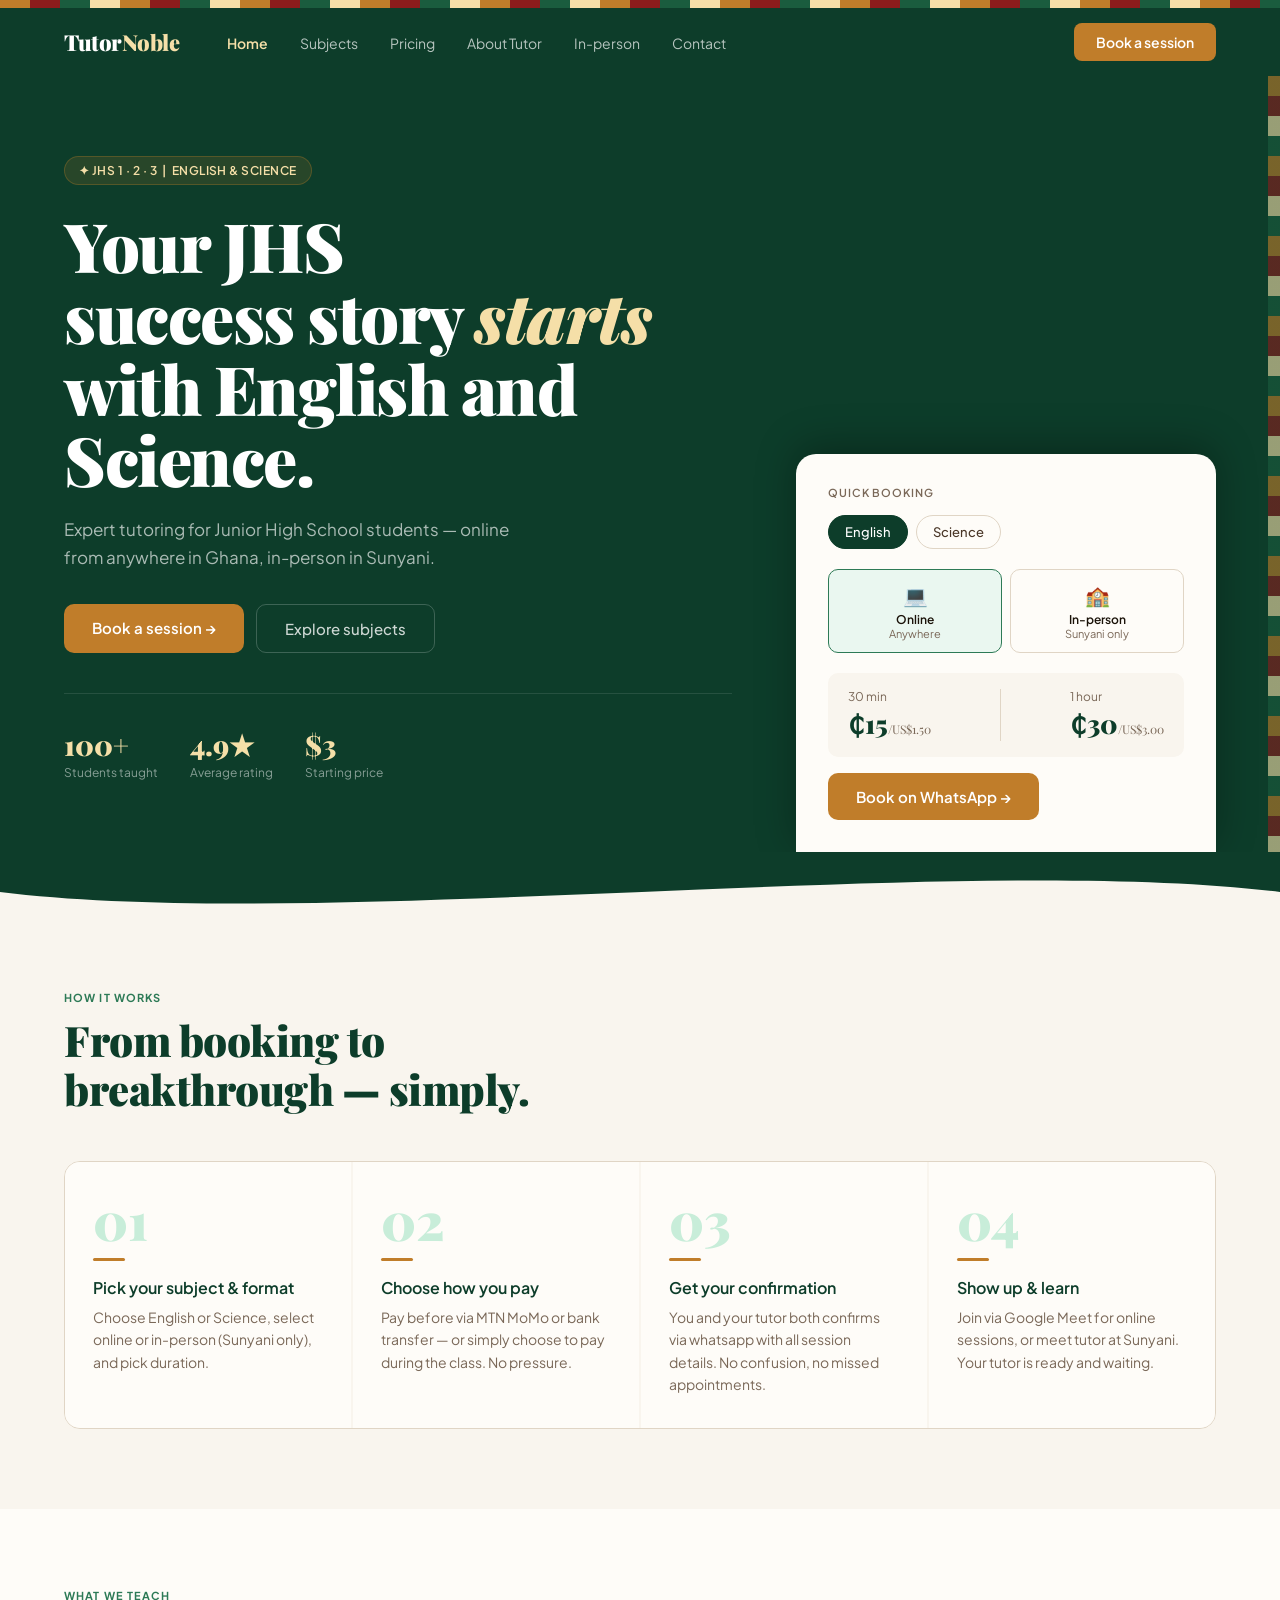
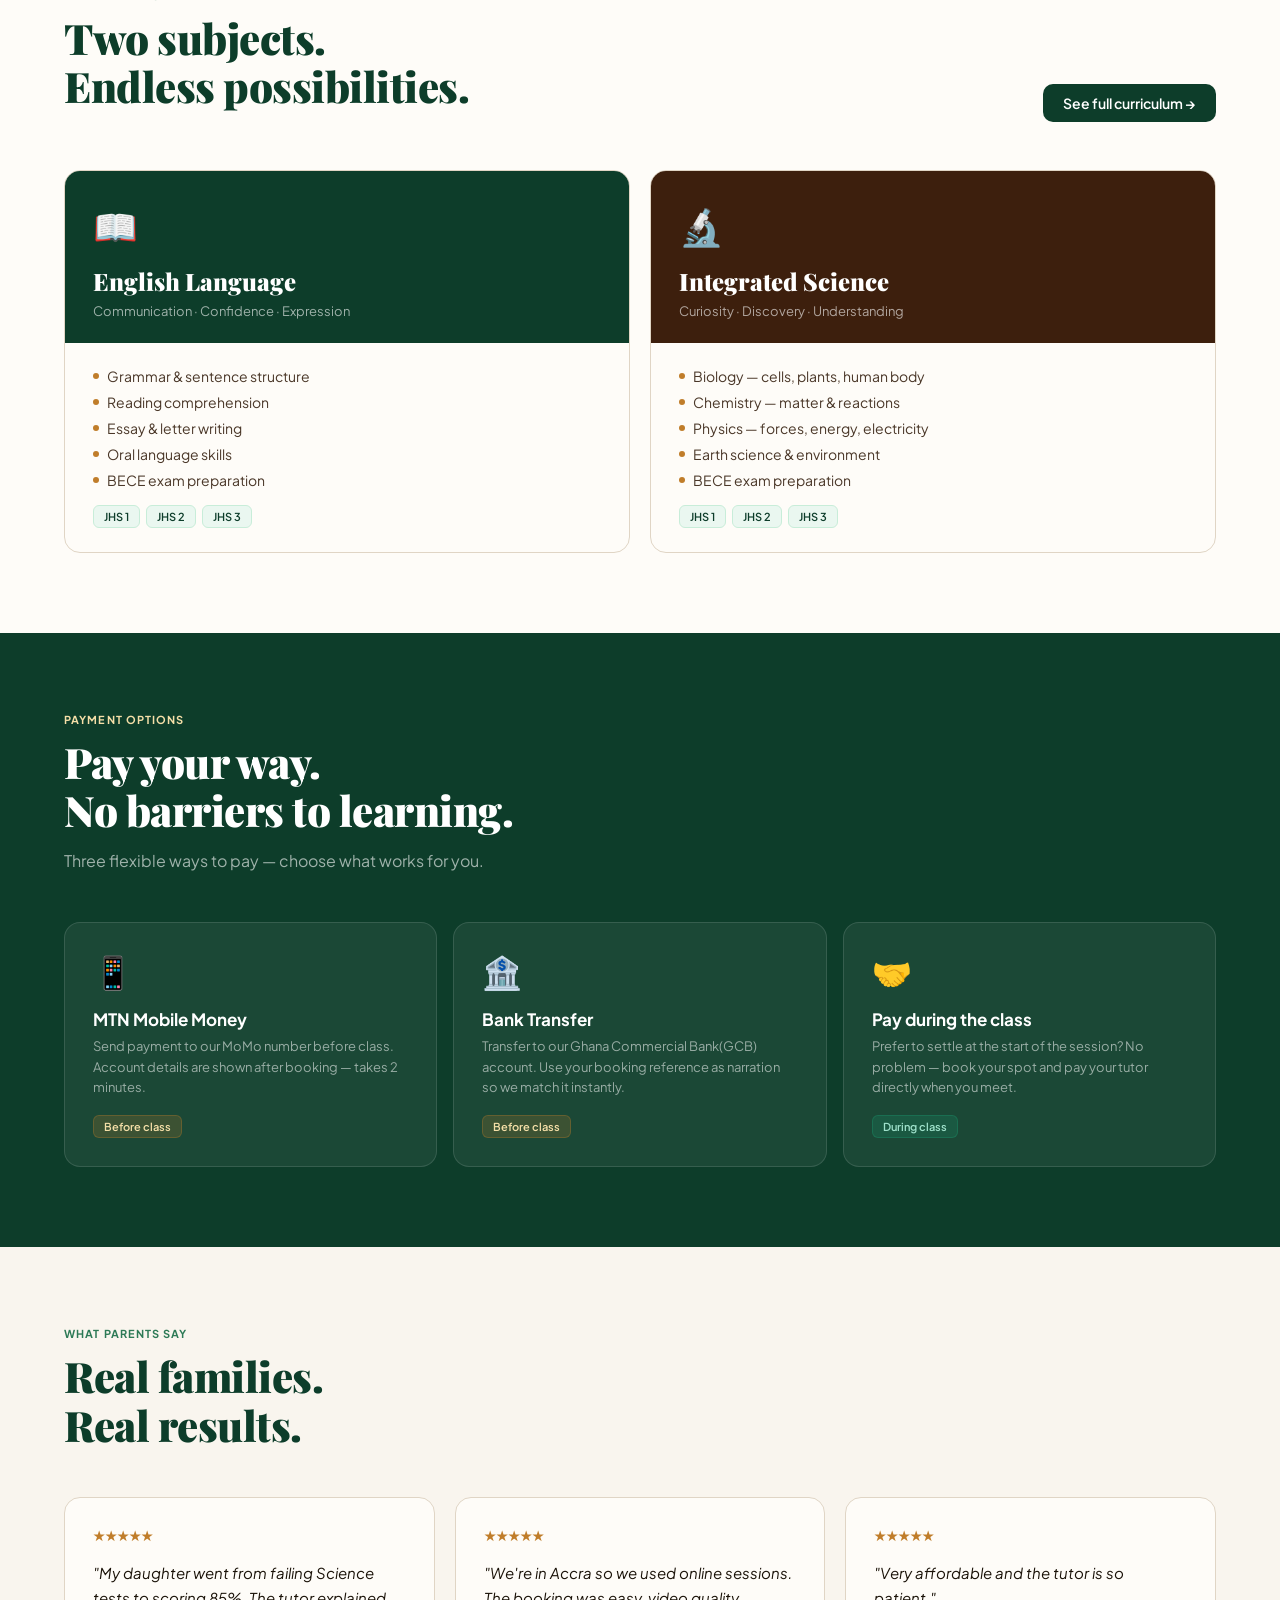
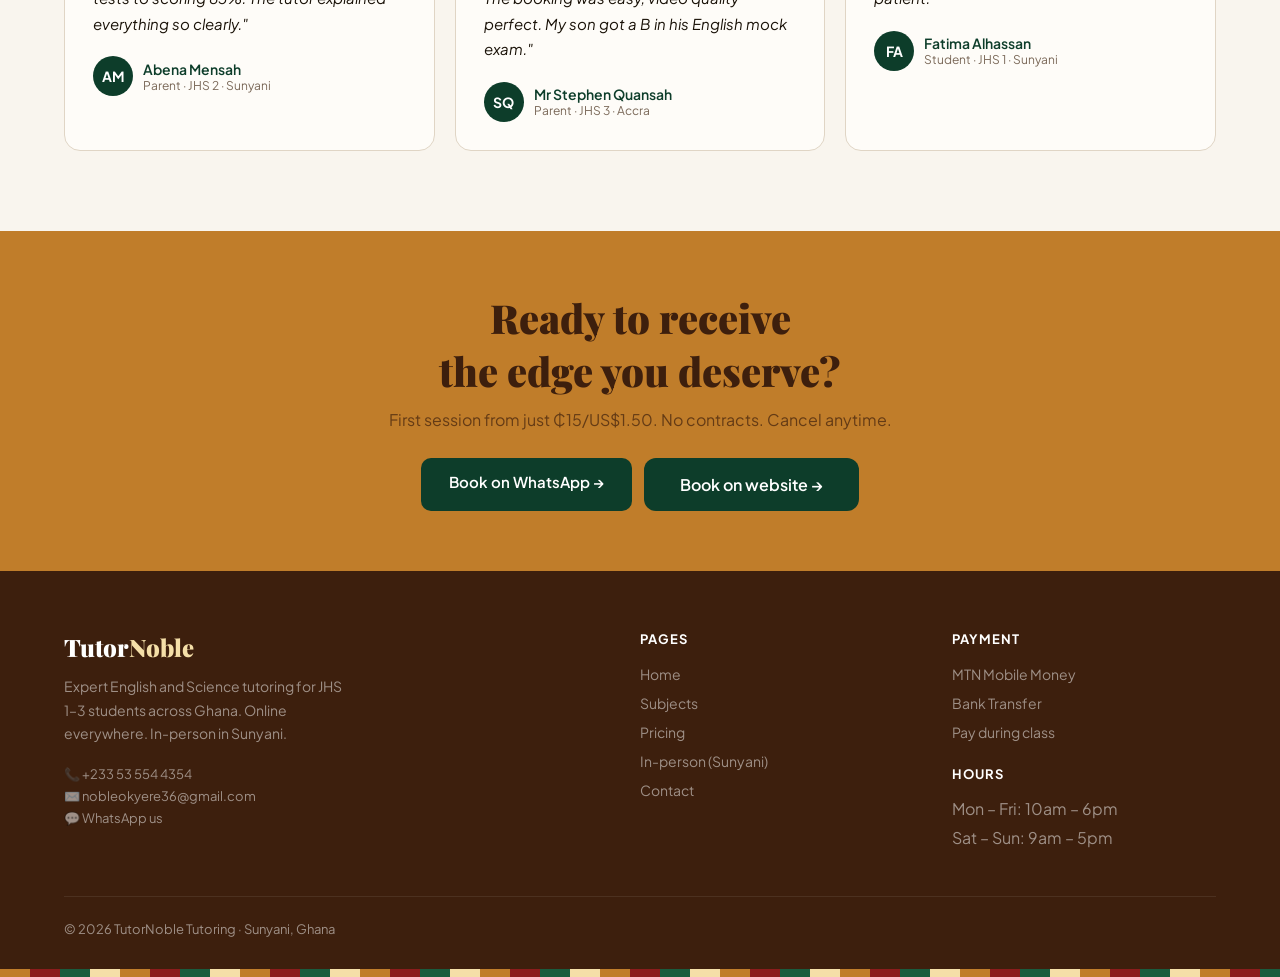
<file: index.html>
<!DOCTYPE html>
<html lang="en">
<head>
<meta charset="UTF-8">
<meta name="viewport" content="width=device-width, initial-scale=1.0">
<title>TutorNoble — Learn. Grow. Shine.</title>
<meta name="description" content="Expert English and Science tutoring for JHS 1–3 students in Ghana. Online everywhere, in-person in Sunyani. From ₵15 per session.">

<!-- Open Graph meta tags for WhatsApp/Facebook -->
<meta property="og:title" content="TutorNoble — Learn. Grow. Shine.">
<meta property="og:description" content="Expert English and Science tutoring for JHS 1–3 students in Ghana. Online everywhere, in-person in Sunyani. From ₵15 per session.">
<meta property="og:image" content="https://tutor-noble.netlify.app/social-image.jpg">
<meta property="og:image:secure_url" content="https://tutor-noble.netlify.app/social-image.jpg">
<meta property="og:image:width" content="1200">
<meta property="og:image:height" content="630">
<meta property="og:image:type" content="image/jpeg">
<meta property="og:image:alt" content="TutorNoble - Expert English and Science tutoring for JHS students in Ghana">
<meta property="og:url" content="https://tutor-noble.netlify.app">
<meta property="og:type" content="website">
<meta property="og:site_name" content="TutorNoble">
<meta property="og:locale" content="en_GH">

<!-- Twitter Card meta tags -->
<meta name="twitter:card" content="summary_large_image">
<meta name="twitter:title" content="TutorNoble — Learn. Grow. Shine.">
<meta name="twitter:description" content="Expert English and Science tutoring for JHS 1–3 students in Ghana. Online everywhere, in-person in Sunyani. From ₵15 per session.">
<meta name="twitter:image" content="https://tutor-noble.netlify.app/social-image.jpg">
<meta name="twitter:site" content="@tutornoble_gh">

<!-- Additional meta tags -->
<meta name="theme-color" content="#0D3D2A">
<meta name="msapplication-TileColor" content="#0D3D2A">
<meta name="msapplication-TileImage" content="https://tutor-noble.netlify.app/mstile-144x144.png">

<link rel="icon" type="image/svg+xml" href="favicon-detailed.svg">
<link rel="icon" type="image/x-icon" href="favicon.ico">
<link rel="icon" type="image/png" sizes="32x32" href="favicon-32x32.png">
<link rel="icon" type="image/png" sizes="16x16" href="favicon-16x16.png">
<link rel="apple-touch-icon" sizes="180x180" href="apple-touch-icon.png">
<link rel="stylesheet" href="css/global.css">
<link rel="stylesheet" href="css/modal.css">
<style>
/* ── HERO ── */
.hero {
  background: var(--forest);
  padding: 80px 5vw 0;
  display: grid;
  grid-template-columns: 1fr 420px;
  gap: 4rem;
  align-items: end;
  min-height: 580px;
  overflow: hidden;
  position: relative;
}
.hero-kente {
  position: absolute;
  right: 0; top: 0; bottom: 0;
  width: 12px;
  background: repeating-linear-gradient(
    180deg,
    var(--gold) 0px, var(--gold) 20px,
    #8B1C1C 20px, #8B1C1C 40px,
    var(--gold-light) 40px, var(--gold-light) 60px,
    var(--forest-mid) 60px, var(--forest-mid) 80px
  );
  opacity: 0.6;
}
.hero-left { padding-bottom: 72px; }
.hero-badge {
  display: inline-flex;
  align-items: center;
  gap: 8px;
  background: rgba(192,125,42,0.15);
  border: 1px solid rgba(192,125,42,0.3);
  color: var(--gold-light);
  font-size: 12px;
  font-weight: 600;
  padding: 6px 14px;
  border-radius: 100px;
  margin-bottom: 1.5rem;
  letter-spacing: 0.04em;
  text-transform: uppercase;
}
h1 {
  font-family: 'Playfair Display', serif;
  font-size: clamp(42px, 5.5vw, 68px);
  font-weight: 900;
  color: #fff;
  line-height: 1.05;
  margin-bottom: 1.25rem;
  letter-spacing: -1.5px;
}
h1 em { color: var(--gold-light); font-style: italic; }
.hero-sub {
  font-size: 17px;
  color: rgba(255,255,255,0.65);
  line-height: 1.7;
  max-width: 460px;
  margin-bottom: 2rem;
}
.hero-actions { display: flex; gap: 12px; flex-wrap: wrap; }
.hero-stats {
  display: flex;
  gap: 2rem;
  margin-top: 2.5rem;
  padding-top: 2rem;
  border-top: 1px solid rgba(255,255,255,0.1);
}
.stat-num {
  font-family: 'Playfair Display', serif;
  font-size: 28px;
  font-weight: 900;
  color: var(--gold-light);
}
.stat-label { font-size: 12px; color: rgba(255,255,255,0.5); margin-top: 2px; }

/* hero booking card */
.hero-card {
  background: var(--warm-white);
  border-radius: 20px 20px 0 0;
  padding: 2rem;
  align-self: flex-end;
  box-shadow: 0 -8px 40px rgba(0,0,0,0.3);
}
.card-eyebrow {
  font-size: 11px;
  font-weight: 600;
  text-transform: uppercase;
  letter-spacing: 0.08em;
  color: var(--text-soft);
  margin-bottom: 1rem;
}
.subject-pills { display: flex; gap: 8px; margin-bottom: 1.25rem; flex-wrap: wrap; }
.pill {
  padding: 8px 16px;
  border-radius: 100px;
  border: 1.5px solid var(--border);
  font-size: 13px;
  font-weight: 500;
  color: var(--text-mid);
  cursor: pointer;
  transition: all .2s;
  background: var(--warm-white);
}
.pill.active, .pill:hover { background: var(--forest); color: #fff; border-color: var(--forest); }
.mode-row { display: grid; grid-template-columns: 1fr 1fr; gap: 8px; margin-bottom: 1.25rem; }
.mode-btn {
  padding: 12px;
  border-radius: 10px;
  border: 1.5px solid var(--border);
  text-align: center;
  cursor: pointer;
  transition: all .2s;
  background: var(--warm-white);
}
.mode-btn.active, .mode-btn:hover { border-color: var(--forest-light); background: var(--mint-pale); }
.mode-icon { font-size: 20px; margin-bottom: 4px; }
.mode-label { font-size: 12px; font-weight: 600; color: var(--text); }
.mode-sub { font-size: 11px; color: var(--text-soft); }
.price-display {
  background: var(--cream);
  border-radius: 10px;
  padding: 1rem 1.25rem;
  display: flex;
  justify-content: space-between;
  align-items: center;
  margin-bottom: 1rem;
}
.price-divider { width: 1px; background: var(--border); align-self: stretch; margin: 0 1rem; }
.price-tag {
  font-family: 'Playfair Display', serif;
  font-size: 26px;
  font-weight: 900;
  color: var(--forest);
}
.price-note { font-size: 12px; color: var(--text-soft); }
.book-now-btn {
  width: 100%;
  background: var(--forest);
  color: #fff;
  border: none;
  padding: 14px;
  border-radius: 10px;
  font-size: 15px;
  font-weight: 600;
  font-family: 'Plus Jakarta Sans', sans-serif;
  cursor: pointer;
  transition: background .2s;
}
.book-now-btn:hover { background: var(--forest-mid); }

/* wave */
.wave-sep { background: var(--forest); line-height: 0; margin-bottom: -1px; }
.wave-sep svg { display: block; width: 100%; }

/* how it works */
.steps-grid {
  display: grid;
  grid-template-columns: repeat(auto-fit, minmax(200px, 1fr));
  gap: 2px;
  margin-top: 3rem;
  border: 1.5px solid var(--border);
  border-radius: 16px;
  overflow: hidden;
}
.step { padding: 2rem 1.75rem; background: var(--warm-white); }
.step-num {
  font-family: 'Playfair Display', serif;
  font-size: 52px;
  font-weight: 900;
  color: var(--mint);
  line-height: 1;
  margin-bottom: 0.75rem;
}
.step-accent { width: 32px; height: 3px; background: var(--gold); border-radius: 2px; margin-bottom: 1rem; }
.step-title { font-size: 16px; font-weight: 600; color: var(--forest); margin-bottom: 0.5rem; }
.step-desc { font-size: 14px; color: var(--text-soft); line-height: 1.6; }

/* subjects */
.subjects-grid { display: grid; grid-template-columns: repeat(auto-fit, minmax(280px, 1fr)); gap: 20px; margin-top: 3rem; }
.subject-card { border-radius: 16px; overflow: hidden; border: 1.5px solid var(--border); background: var(--warm-white); transition: transform .2s, box-shadow .2s; }
.subject-card:hover { transform: translateY(-4px); box-shadow: 0 12px 32px rgba(13,61,42,0.1); }
.subject-card-top { padding: 2rem 1.75rem 1.5rem; background: var(--forest); position: relative; overflow: hidden; }
.subject-icon { font-size: 36px; margin-bottom: 1rem; display: block; }
.subject-name { font-family: 'Playfair Display', serif; font-size: 24px; font-weight: 900; color: #fff; margin-bottom: 6px; }
.subject-tagline { font-size: 13px; color: rgba(255,255,255,0.6); }
.subject-card-body { padding: 1.5rem 1.75rem; }
.topic-list { list-style: none; display: flex; flex-direction: column; gap: 8px; }
.topic-list li { font-size: 14px; color: var(--text-mid); display: flex; align-items: center; gap: 8px; }
.topic-list li::before { content: ''; width: 6px; height: 6px; border-radius: 50%; background: var(--gold); flex-shrink: 0; }
.grade-badges { display: flex; gap: 6px; margin-top: 1.25rem; flex-wrap: wrap; }

/* payment options strip */
.payment-section { background: var(--forest); }
.payment-cards { display: grid; grid-template-columns: repeat(auto-fit, minmax(240px, 1fr)); gap: 16px; margin-top: 3rem; }
.pay-card { background: rgba(255,255,255,0.06); border: 1px solid rgba(255,255,255,0.12); border-radius: 16px; padding: 1.75rem; }
.pay-icon { font-size: 32px; margin-bottom: 1rem; display: block; }
.pay-title { font-size: 17px; font-weight: 700; color: #fff; margin-bottom: 6px; }
.pay-desc { font-size: 13px; color: rgba(255,255,255,0.55); line-height: 1.6; margin-bottom: 1rem; }
.pay-tag { display: inline-block; font-size: 11px; font-weight: 600; padding: 4px 10px; border-radius: 6px; background: rgba(192,125,42,0.2); color: var(--gold-light); border: 1px solid rgba(192,125,42,0.3); }
.pay-tag.free { background: rgba(29,158,117,0.2); color: #9FE1CB; border-color: rgba(29,158,117,0.3); }

/* testimonials */
.testimonials-grid { display: grid; grid-template-columns: repeat(auto-fit, minmax(260px, 1fr)); gap: 20px; margin-top: 3rem; }
.testi-card { background: var(--warm-white); border: 1.5px solid var(--border); border-radius: 16px; padding: 1.75rem; }
.testi-stars { color: var(--gold); font-size: 14px; margin-bottom: 1rem; }
.testi-quote { font-size: 15px; color: var(--text); line-height: 1.7; font-style: italic; margin-bottom: 1.25rem; }
.testi-author { display: flex; align-items: center; gap: 10px; }
.testi-avatar { width: 40px; height: 40px; border-radius: 50%; background: var(--forest); color: #fff; display: flex; align-items: center; justify-content: center; font-size: 14px; font-weight: 700; flex-shrink: 0; }
.testi-name { font-size: 14px; font-weight: 600; color: var(--forest); }
.testi-meta { font-size: 12px; color: var(--text-soft); }

@media (max-width: 768px) {
  .hero { grid-template-columns: 1fr; min-height: auto; padding-bottom: 2rem; }
  .hero-card { border-radius: 16px; margin-top: 2rem; }
}
</style>
</head>
<body>

<div class="kente-strip"></div>
<nav id="site-nav"></nav>

<!-- HERO -->
<section class="hero">
  <div class="hero-kente"></div>
  <div class="hero-left fade-up">
    <div class="hero-badge">✦ JHS 1 · 2 · 3 &nbsp;|&nbsp; English &amp; Science</div>
    <h1>Your JHS <br>success story <em>starts</em><br>with English and Science.</h1>
    <p class="hero-sub">Expert tutoring for Junior High School students — online from anywhere in Ghana, in-person in Sunyani.</p>
    <div class="hero-actions">
      <a href="#" class="btn-gold" onclick="openModal();return false">Book a session →</a>
      <a href="pages/subjects.html" class="btn-ghost">Explore subjects</a>
    </div>
    <div class="hero-stats">
      <div><div class="stat-num">100+</div><div class="stat-label">Students taught</div></div>
      <div><div class="stat-num">4.9★</div><div class="stat-label">Average rating</div></div>
      <div><div class="stat-num">$3</div><div class="stat-label">Starting price</div></div>
    </div>
  </div>
  <div class="hero-card fade-up" style="transition-delay:.15s">
    <div class="card-eyebrow">Quick booking</div>
    <div class="subject-pills">
      <div class="pill active" onclick="this.parentNode.querySelectorAll('.pill').forEach(p=>p.classList.remove('active'));this.classList.add('active')">English</div>
      <div class="pill" onclick="this.parentNode.querySelectorAll('.pill').forEach(p=>p.classList.remove('active'));this.classList.add('active')">Science</div>
    </div>
    <div class="mode-row">
      <div class="mode-btn active" onclick="document.querySelectorAll('.mode-btn').forEach(b=>b.classList.remove('active'));this.classList.add('active')">
        <div class="mode-icon">💻</div>
        <div class="mode-label">Online</div>
        <div class="mode-sub">Anywhere</div>
      </div>
      <div class="mode-btn" onclick="document.querySelectorAll('.mode-btn').forEach(b=>b.classList.remove('active'));this.classList.add('active')">
        <div class="mode-icon">🏫</div>
        <div class="mode-label">In-person</div>
        <div class="mode-sub">Sunyani only</div>
      </div>
    </div>
    <div class="price-display">
      <div>
        <div style="font-size:12px;color:var(--text-soft);margin-bottom:2px">30 min</div>
        <div class="price-tag">₵15<span style="font-size:12px;color:var(--text-soft);font-weight:400">/US$1.50</span></div>
      </div>
      <div class="price-divider"></div>
      <div>
        <div style="font-size:12px;color:var(--text-soft);margin-bottom:2px">1 hour</div>
        <div class="price-tag">₵30<span style="font-size:12px;color:var(--text-soft);font-weight:400">/US$3.00</span></div>
      </div>
    </div>
    <a href="https://wa.me/233535544354?text=Hi%2C%20I%27d%20like%20to%20book%20an%20TutorNoble%20session"
   class="btn-gold" target="_blank">
  Book on WhatsApp →
</a>
  </div>
</section>

<div class="wave-sep">
  <svg viewBox="0 0 1440 60" xmlns="http://www.w3.org/2000/svg" preserveAspectRatio="none" height="60">
    <path d="M0,40 C360,80 1080,0 1440,40 L1440,60 L0,60 Z" fill="#F9F5EE"/>
  </svg>
</div>

<!-- HOW IT WORKS -->
<section style="background:var(--cream)">
  <div class="fade-up">
    <div class="section-tag">How it works</div>
    <div class="section-title">From booking to<br>breakthrough — simply.</div>
  </div>
  <div class="steps-grid fade-up">
    <div class="step">
      <div class="step-num">01</div><div class="step-accent"></div>
      <div class="step-title">Pick your subject &amp; format</div>
      <div class="step-desc">Choose English or Science, select online or in-person (Sunyani only), and pick duration.</div>
    </div>
    <div class="step">
      <div class="step-num">02</div><div class="step-accent"></div>
      <div class="step-title">Choose how you pay</div>
      <div class="step-desc">Pay before via MTN MoMo or bank transfer — or simply choose to pay during the class. No pressure.</div>
    </div>
    <div class="step">
      <div class="step-num">03</div><div class="step-accent"></div>
      <div class="step-title">Get your confirmation</div>
      <div class="step-desc">You and your tutor both confirms via whatsapp with all session details. No confusion, no missed appointments.</div>
    </div>
    <div class="step">
      <div class="step-num">04</div><div class="step-accent"></div>
      <div class="step-title">Show up &amp; learn</div>
      <div class="step-desc">Join via Google Meet for online sessions, or meet tutor at Sunyani. Your tutor is ready and waiting.</div>
    </div>
  </div>
</section>

<!-- SUBJECTS PREVIEW -->
<section style="background:var(--warm-white)">
  <div class="fade-up" style="display:flex;justify-content:space-between;align-items:flex-end;flex-wrap:wrap;gap:1rem">
    <div>
      <div class="section-tag">What we teach</div>
      <div class="section-title">Two subjects.<br>Endless possibilities.</div>
    </div>
    <a href="pages/subjects.html" class="btn-forest" style="padding:10px 20px;font-size:14px">See full curriculum →</a>
  </div>
  <div class="subjects-grid fade-up">
    <div class="subject-card">
      <div class="subject-card-top">
        <span class="subject-icon">📖</span>
        <div class="subject-name">English Language</div>
        <div class="subject-tagline">Communication · Confidence · Expression</div>
      </div>
      <div class="subject-card-body">
        <ul class="topic-list">
          <li>Grammar &amp; sentence structure</li>
          <li>Reading comprehension</li>
          <li>Essay &amp; letter writing</li>
          <li>Oral language skills</li>
          <li>BECE exam preparation</li>
        </ul>
        <div class="grade-badges" style="margin-top:1rem">
          <span class="grade-badge">JHS 1</span><span class="grade-badge">JHS 2</span><span class="grade-badge">JHS 3</span>
        </div>
      </div>
    </div>
    <div class="subject-card">
      <div class="subject-card-top" style="background:var(--cocoa)">
        <span class="subject-icon">🔬</span>
        <div class="subject-name">Integrated Science</div>
        <div class="subject-tagline">Curiosity · Discovery · Understanding</div>
      </div>
      <div class="subject-card-body">
        <ul class="topic-list">
          <li>Biology — cells, plants, human body</li>
          <li>Chemistry — matter &amp; reactions</li>
          <li>Physics — forces, energy, electricity</li>
          <li>Earth science &amp; environment</li>
          <li>BECE exam preparation</li>
        </ul>
        <div class="grade-badges" style="margin-top:1rem">
          <span class="grade-badge">JHS 1</span><span class="grade-badge">JHS 2</span><span class="grade-badge">JHS 3</span>
        </div>
      </div>
    </div>
  </div>
</section>

<!-- PAYMENT OPTIONS -->
<section class="payment-section" id="payment-options">
  <div class="fade-up">
    <div class="section-tag" style="color:var(--gold-light)">Payment options</div>
    <div class="section-title" style="color:#fff">Pay your way.<br>No barriers to learning.</div>
    <p class="section-sub" style="color:rgba(255,255,255,0.6)">Three flexible ways to pay — choose what works for you.</p>
  </div>
  <div class="payment-cards fade-up">
    <div class="pay-card">
      <span class="pay-icon">📱</span>
      <div class="pay-title">MTN Mobile Money</div>
      <div class="pay-desc">Send payment to our MoMo number before class. Account details are shown after booking — takes 2 minutes.</div>
      <span class="pay-tag">Before class</span>
    </div>
    <div class="pay-card">
      <span class="pay-icon">🏦</span>
      <div class="pay-title">Bank Transfer</div>
      <div class="pay-desc">Transfer to our Ghana Commercial Bank(GCB) account. Use your booking reference as narration so we match it instantly.</div>
      <span class="pay-tag">Before class</span>
    </div>
    <div class="pay-card">
      <span class="pay-icon">🤝</span>
      <div class="pay-title">Pay during the class</div>
      <div class="pay-desc">Prefer to settle at the start of the session? No problem — book your spot and pay your tutor directly when you meet.</div>
      <span class="pay-tag free">During class</span>
    </div>
  </div>
</section>

<!-- TESTIMONIALS -->
<section style="background:var(--cream)">
  <div class="fade-up">
    <div class="section-tag">What parents say</div>
    <div class="section-title">Real families.<br>Real results.</div>
  </div>
  <div class="testimonials-grid fade-up">
    <div class="testi-card">
      <div class="testi-stars">★★★★★</div>
      <div class="testi-quote">"My daughter went from failing Science tests to scoring 85%. The tutor explained everything so clearly."</div>
      <div class="testi-author"><div class="testi-avatar">AM</div><div><div class="testi-name">Abena Mensah</div><div class="testi-meta">Parent · JHS 2 · Sunyani</div></div></div>
    </div>
    <div class="testi-card">
      <div class="testi-stars">★★★★★</div>
      <div class="testi-quote">"We're in Accra so we used online sessions. The booking was easy, video quality perfect. My son got a B in his English mock exam."</div>
      <div class="testi-author"><div class="testi-avatar">SQ</div><div><div class="testi-name">Mr Stephen Quansah</div><div class="testi-meta">Parent · JHS 3 · Accra</div></div></div>
    </div>
    <div class="testi-card">
      <div class="testi-stars">★★★★★</div>
      <div class="testi-quote">"Very affordable and the tutor is so patient."</div>
      <div class="testi-author"><div class="testi-avatar">FA</div><div><div class="testi-name">Fatima Alhassan</div><div class="testi-meta">Student · JHS 1 · Sunyani</div></div></div>
    </div>
  </div>
</section>

<!-- CTA STRIP -->
<section style="background:var(--gold);padding:60px 5vw;text-align:center">
  <div class="fade-up">
    <div style="font-family:'Playfair Display',serif;font-size:clamp(26px,4vw,40px);font-weight:900;color:var(--cocoa);margin-bottom:0.75rem">
      Ready to receive<br>the edge you deserve?
    </div>
    <p style="font-size:16px;color:rgba(61,31,13,0.7);margin-bottom:1.75rem">First session from just ₵15/US$1.50. No contracts. Cancel anytime.</p>
    <div style="display:flex;gap:12px;justify-content:center;flex-wrap:wrap">
      <a style="display:flex;gap:12px;justify-content:center;flex-wrap:wrap" href="https://wa.me/233535544354?text=Hi%2C%20I%27d%20like%20to%20book%20an%20TutorNoble%20session"
   class="btn-forest" target="_blank">
  Book on WhatsApp →
</a>
      <a href="#" class="btn-forest" style="font-size:16px;padding:16px 36px;border-radius:12px" onclick="openModal();return false">Book on website →</a>
    </div>
  </div>
</section>

<footer id="site-footer"></footer>
<div class="kente-strip"></div>
<div id="site-modal"></div>

<script src="js/main.js?v=2"></script>
<script src="js/layout.js?v=2"></script>
<script>injectLayout('');</script>
</body>
</html>
</file>
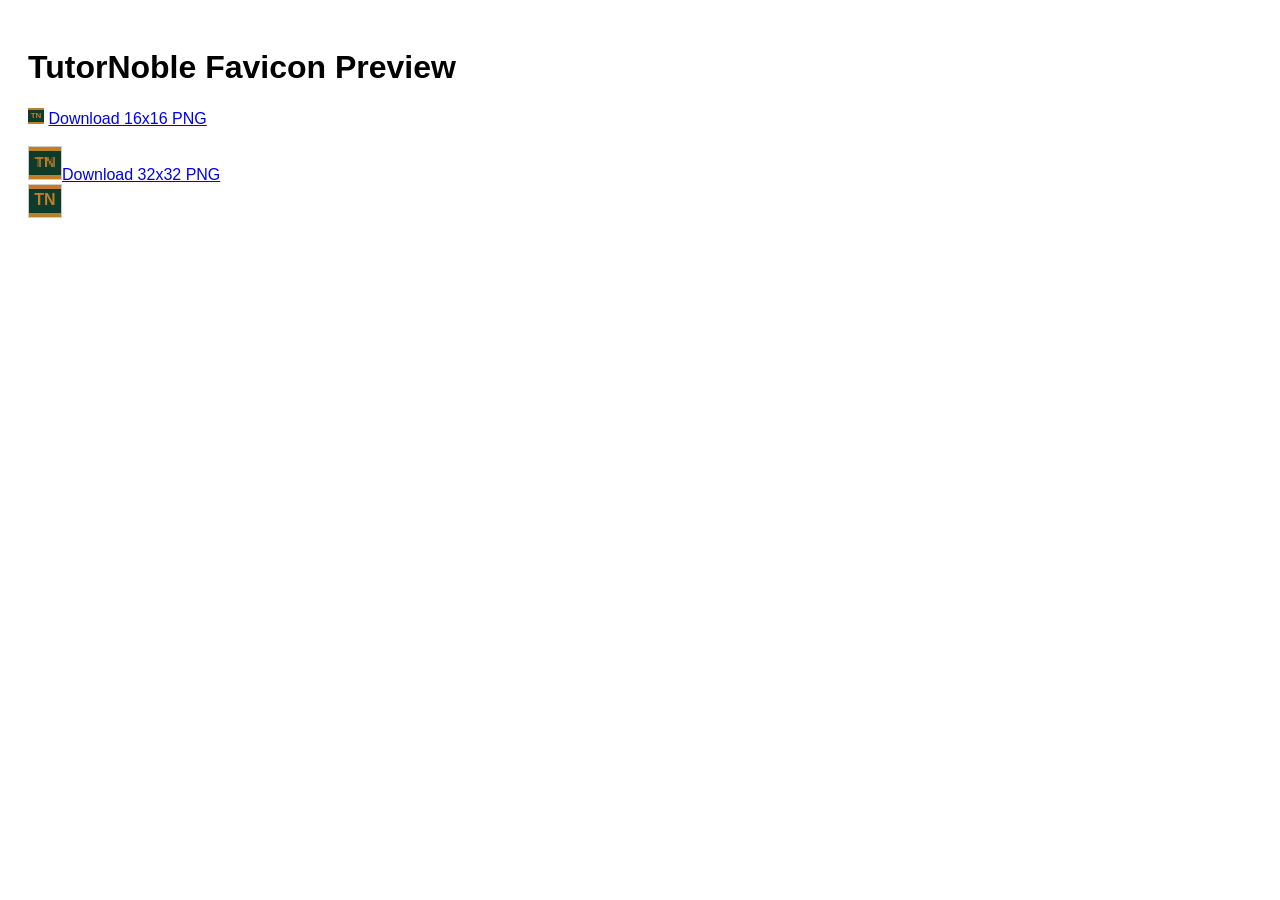
<file: favicon-base64.html>
<!DOCTYPE html>
<html>
<head>
<title>Base64 Favicon Generator</title>
<style>
body { font-family: Arial, sans-serif; padding: 20px; }
.favicon-preview { 
  width: 32px; 
  height: 32px; 
  border: 1px solid #ccc;
  image-rendering: pixelated;
}
</style>
</head>
<body>
<h1>TutorNoble Favicon Preview</h1>

<!-- Simple 16x16 favicon design -->
<canvas id="favicon" width="16" height="16"></canvas>

<script>
const canvas = document.getElementById('favicon');
const ctx = canvas.getContext('2d');

// Forest green background
ctx.fillStyle = '#0D3D2A';
ctx.fillRect(0, 0, 16, 16);

// Gold stripe pattern (kente-inspired)
ctx.fillStyle = '#C07D2A';
ctx.fillRect(0, 0, 16, 2);
ctx.fillRect(0, 14, 16, 2);

// TN letters in gold
ctx.fillStyle = '#C07D2A';
ctx.font = 'bold 8px Arial';
ctx.textAlign = 'center';
ctx.fillText('TN', 8, 10);

// Convert to base64
const dataURL = canvas.toDataURL('image/png');
console.log('Base64 favicon:', dataURL);

// Create download link
const link = document.createElement('a');
link.download = 'favicon-16x16.png';
link.href = dataURL;
link.textContent = 'Download 16x16 PNG';
document.body.appendChild(link);

document.body.appendChild(document.createElement('br'));
document.body.appendChild(document.createElement('br'));

// Show preview
const preview = document.createElement('img');
preview.src = dataURL;
preview.className = 'favicon-preview';
document.body.appendChild(preview);

// Also create 32x32 version
const canvas32 = document.createElement('canvas');
canvas32.width = 32;
canvas32.height = 32;
const ctx32 = canvas32.getContext('2d');

// Scale up the design
ctx32.fillStyle = '#0D3D2A';
ctx32.fillRect(0, 0, 32, 32);

ctx32.fillStyle = '#C07D2A';
ctx32.fillRect(0, 0, 32, 4);
ctx32.fillRect(0, 28, 32, 4);

ctx32.fillStyle = '#C07D2A';
ctx32.font = 'bold 16px Arial';
ctx32.textAlign = 'center';
ctx32.fillText('TN', 16, 20);

const dataURL32 = canvas32.toDataURL('image/png');
console.log('32x32 Base64 favicon:', dataURL32);

const link32 = document.createElement('a');
link32.download = 'favicon-32x32.png';
link32.href = dataURL32;
link32.textContent = 'Download 32x32 PNG';
document.body.appendChild(link32);

document.body.appendChild(document.createElement('br'));

const preview32 = document.createElement('img');
preview32.src = dataURL32;
preview32.style.width = '32px';
preview32.style.height = '32px';
preview32.style.border = '1px solid #ccc';
document.body.appendChild(preview32);
</script>
</body>
</html>
</file>
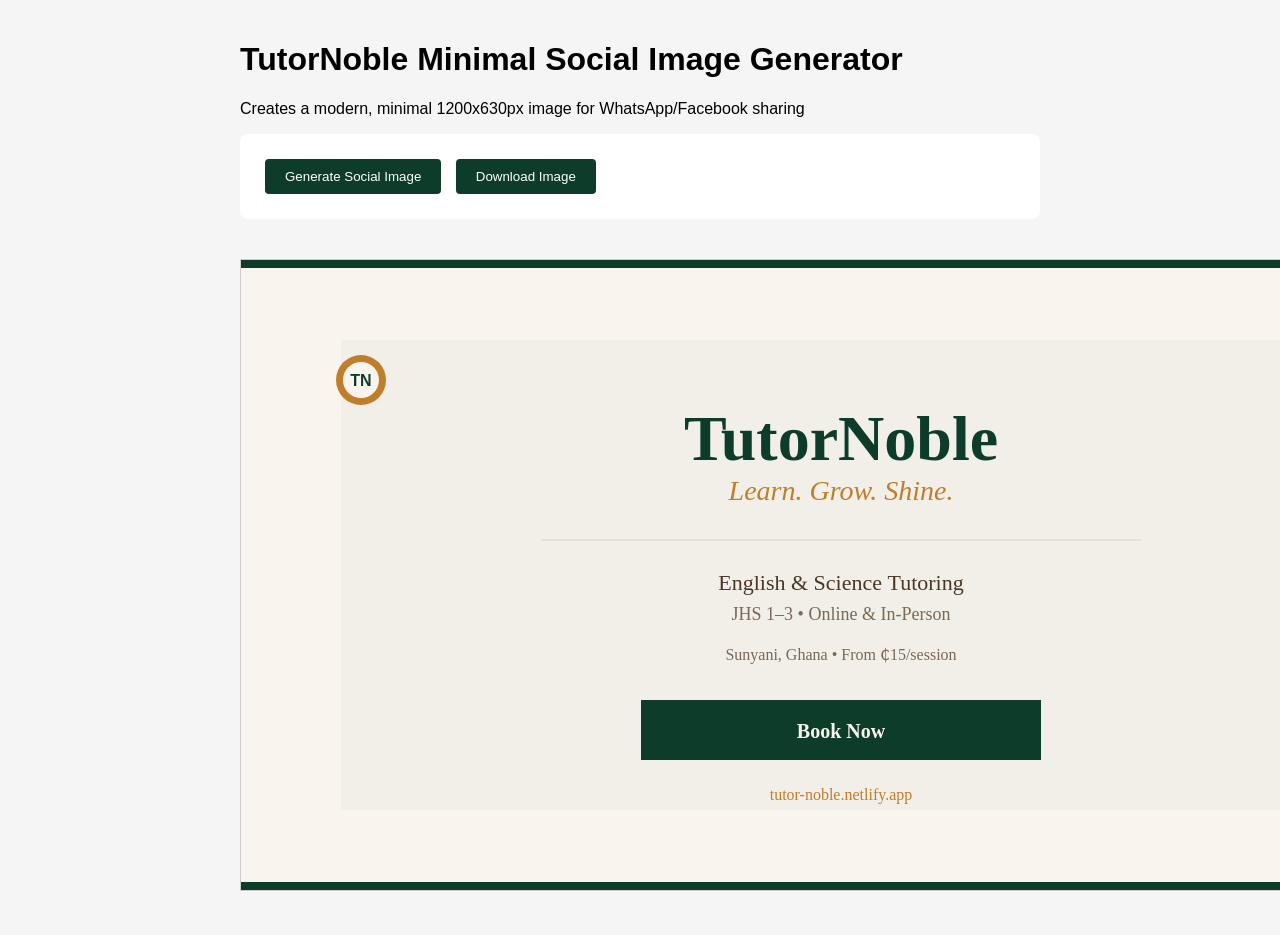
<file: social-image-generator.html>
<!DOCTYPE html>
<html>
<head>
<title>TutorNoble Social Image Generator</title>
<style>
body { font-family: 'Plus Jakarta Sans', sans-serif; margin: 0; padding: 20px; background: #f5f5f5; }
.container { max-width: 800px; margin: 0 auto; }
canvas { border: 1px solid #ccc; margin: 20px 0; }
.controls { background: white; padding: 20px; border-radius: 8px; margin-bottom: 20px; }
button { background: #0D3D2A; color: white; border: none; padding: 10px 20px; border-radius: 4px; cursor: pointer; margin: 5px; }
button:hover { background: #1A5C3E; }
</style>
</head>
<body>
<div class="container">
<h1>TutorNoble Minimal Social Image Generator</h1>
<p>Creates a modern, minimal 1200x630px image for WhatsApp/Facebook sharing</p>

<div class="controls">
<button onclick="generateImage()">Generate Social Image</button>
<button onclick="downloadImage()">Download Image</button>
</div>

<canvas id="socialCanvas" width="1200" height="630"></canvas>
</div>

<script>
const canvas = document.getElementById('socialCanvas');
const ctx = canvas.getContext('2d');

function generateImage() {
    // Clean minimal background
    ctx.fillStyle = '#F9F5EE'; // Cream background
    ctx.fillRect(0, 0, 1200, 630);
    
    // Subtle forest green accent bar
    ctx.fillStyle = '#0D3D2A';
    ctx.fillRect(0, 0, 1200, 8);
    ctx.fillRect(0, 622, 1200, 8);
    
    // Center content area with subtle shadow
    ctx.fillStyle = 'rgba(13, 61, 42, 0.03)';
    ctx.fillRect(100, 80, 1000, 470);
    
    // Main brand - centered and clean
    ctx.fillStyle = '#0D3D2A';
    ctx.font = 'bold 64px Playfair Display';
    ctx.textAlign = 'center';
    ctx.fillText('TutorNoble', 600, 200);
    
    // Minimal tagline
    ctx.fillStyle = '#C07D2A';
    ctx.font = 'italic 28px Playfair Display';
    ctx.fillText('Learn. Grow. Shine.', 600, 240);
    
    // Clean separator line
    ctx.strokeStyle = '#E0D5C5';
    ctx.lineWidth = 1;
    ctx.beginPath();
    ctx.moveTo(300, 280);
    ctx.lineTo(900, 280);
    ctx.stroke();
    
    // Core services - minimal text
    ctx.fillStyle = '#4A3728';
    ctx.font = '22px Plus Jakarta Sans';
    ctx.fillText('English & Science Tutoring', 600, 330);
    
    ctx.fillStyle = '#7A6858';
    ctx.font = '18px Plus Jakarta Sans';
    ctx.fillText('JHS 1–3 • Online & In-Person', 600, 360);
    
    // Location and pricing
    ctx.fillStyle = '#7A6858';
    ctx.font = '16px Plus Jakarta Sans';
    ctx.fillText('Sunyani, Ghana • From ₵15/session', 600, 400);
    
    // Clean call to action
    ctx.fillStyle = '#0D3D2A';
    ctx.fillRect(400, 440, 400, 60);
    
    ctx.fillStyle = '#F9F5EE';
    ctx.font = 'bold 20px Plus Jakarta Sans';
    ctx.fillText('Book Now', 600, 478);
    
    // Website URL - minimal
    ctx.fillStyle = '#C07D2A';
    ctx.font = '16px Plus Jakarta Sans';
    ctx.fillText('tutor-noble.netlify.app', 600, 540);
    
    // Subtle brand element - small circle
    ctx.fillStyle = '#C07D2A';
    ctx.beginPath();
    ctx.arc(120, 120, 25, 0, Math.PI * 2);
    ctx.fill();
    
    ctx.fillStyle = '#F9F5EE';
    ctx.beginPath();
    ctx.arc(120, 120, 18, 0, Math.PI * 2);
    ctx.fill();
    
    // TN letters in circle
    ctx.fillStyle = '#0D3D2A';
    ctx.font = 'bold 16px Arial';
    ctx.textAlign = 'center';
    ctx.fillText('TN', 120, 126);
}

function downloadImage() {
    const link = document.createElement('a');
    link.download = 'social-image.jpg';
    link.href = canvas.toDataURL('image/jpeg', 0.9);
    link.click();
}

// Add roundRect polyfill for older browsers
if (!CanvasRenderingContext2D.prototype.roundRect) {
    CanvasRenderingContext2D.prototype.roundRect = function(x, y, width, height, radius) {
        if (width < 2 * radius) radius = width / 2;
        if (height < 2 * radius) radius = height / 2;
        this.beginPath();
        this.moveTo(x + radius, y);
        this.arcTo(x + width, y, x + width, y + height, radius);
        this.arcTo(x + width, y + height, x, y + height, radius);
        this.arcTo(x, y + height, x, y, radius);
        this.arcTo(x, y, x + width, y, radius);
        this.closePath();
        return this;
    };
}

// Generate on load
window.onload = generateImage;
</script>
</body>
</html>
</file>
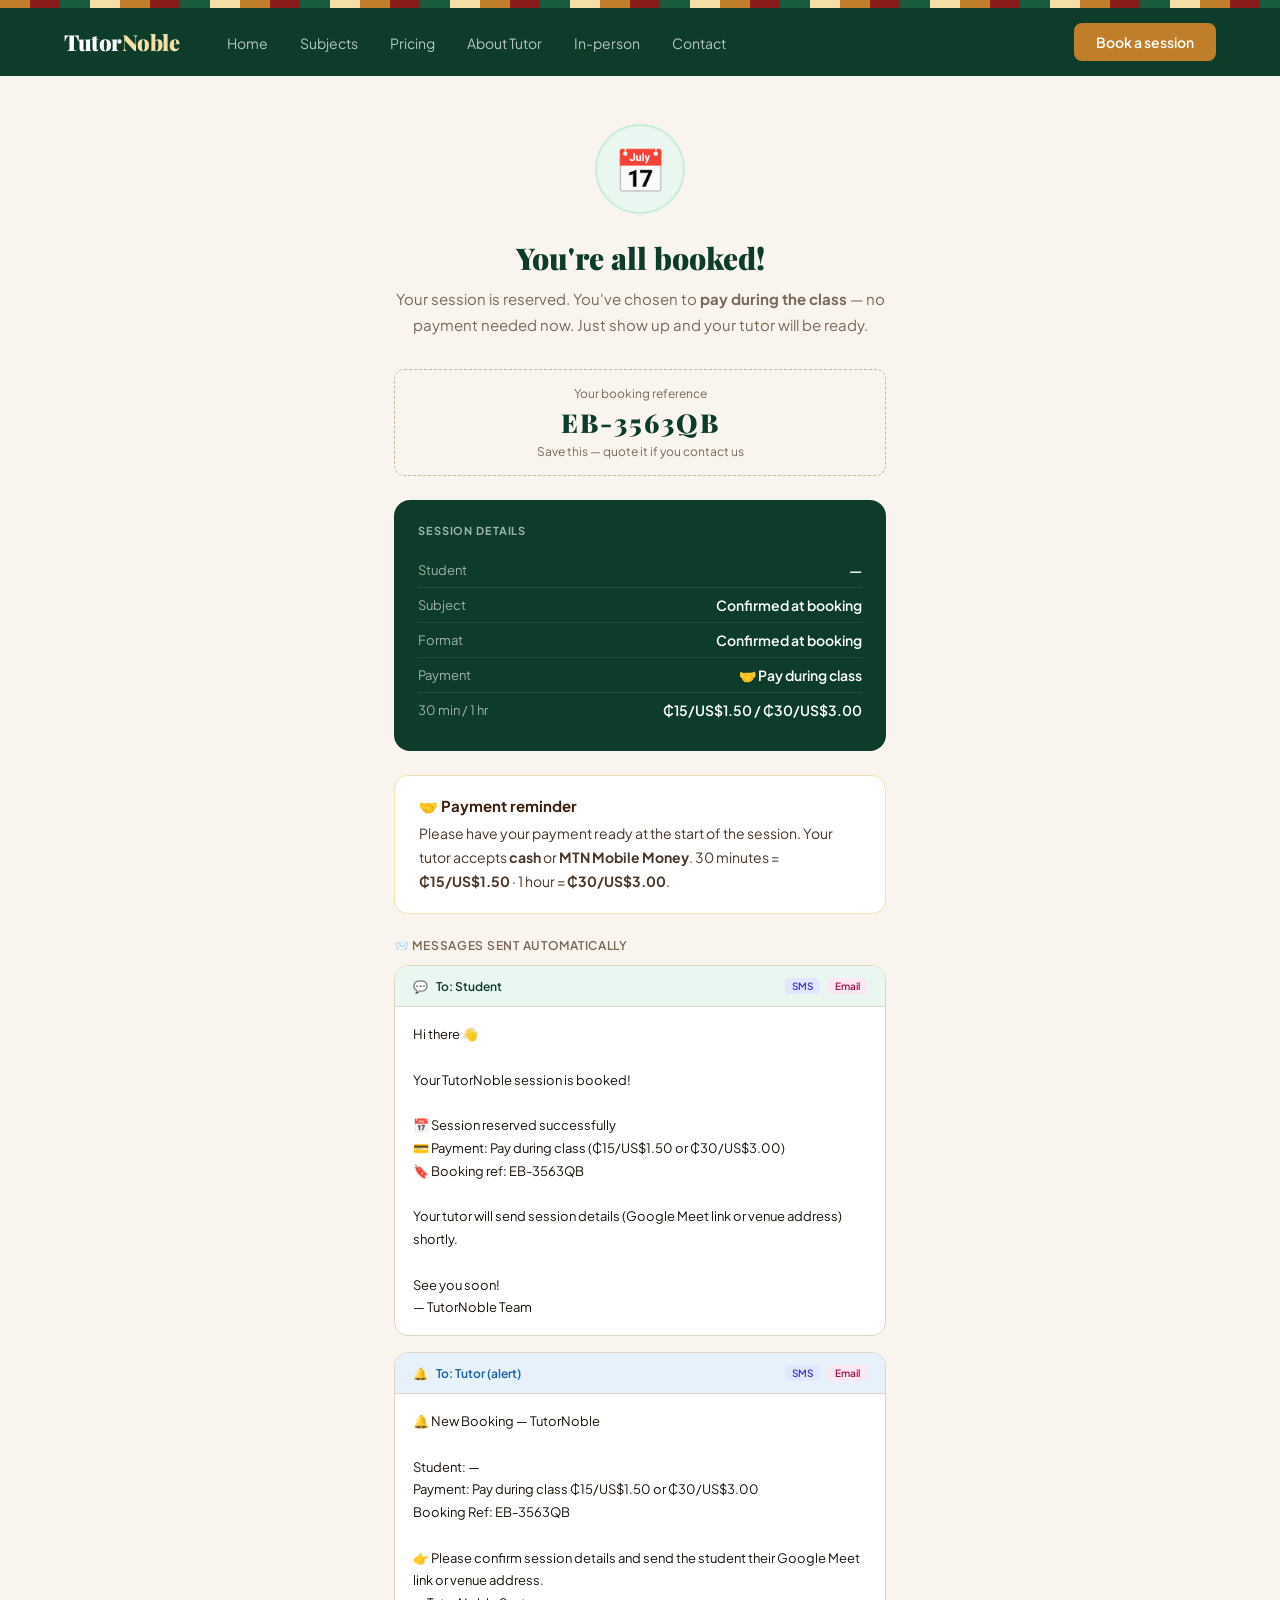
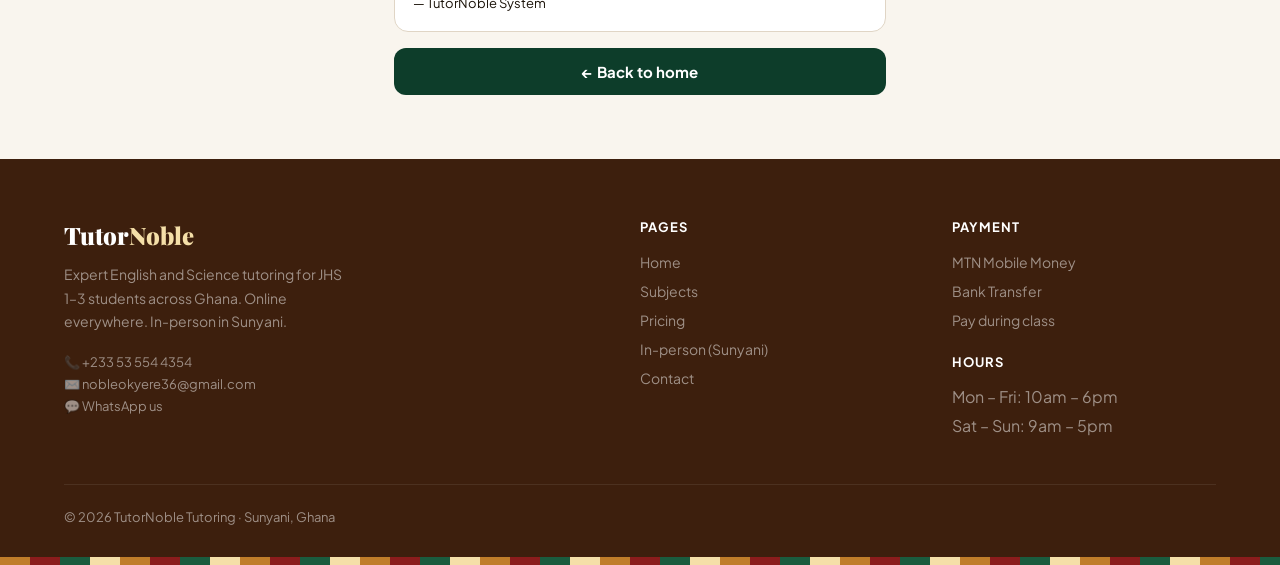
<file: pages/booking-confirmed.html>
<!DOCTYPE html>
<html lang="en">
<head>
<meta charset="UTF-8">
<meta name="viewport" content="width=device-width, initial-scale=1.0">
<title>Booking Confirmed — TutorNoble</title>
<link rel="stylesheet" href="../css/global.css">
<link rel="stylesheet" href="../css/modal.css">
<style>
body{background:var(--cream)}
.confirm-wrap{max-width:540px;margin:0 auto;padding:3rem 1.5rem 4rem;text-align:center}
.success-circle{width:90px;height:90px;border-radius:50%;background:var(--mint-pale);display:flex;align-items:center;justify-content:center;font-size:42px;margin:0 auto 1.5rem;animation:popIn .5s cubic-bezier(0.34,1.56,0.64,1);border:2px solid var(--mint)}
@keyframes popIn{from{transform:scale(0);opacity:0}to{transform:scale(1);opacity:1}}
.confirm-title{font-family:'Playfair Display',serif;font-size:30px;font-weight:900;color:var(--forest);margin-bottom:8px}
.confirm-sub{font-size:15px;color:var(--text-soft);line-height:1.7;margin-bottom:2rem}

.booking-card{background:var(--forest);border-radius:16px;padding:1.5rem;margin-bottom:1.5rem;text-align:left}
.booking-card-title{font-size:11px;font-weight:700;text-transform:uppercase;letter-spacing:.08em;color:rgba(255,255,255,0.6);margin-bottom:1rem}
.booking-row{display:flex;justify-content:space-between;align-items:center;padding:.5rem 0;border-bottom:1px solid rgba(255,255,255,0.08)}
.booking-row:last-child{border-bottom:none}
.booking-key{font-size:13px;color:rgba(255,255,255,0.6)}
.booking-val{font-size:14px;font-weight:600;color:#fff}

.pay-reminder{background:#fff;border:1.5px solid var(--gold-light);border-radius:14px;padding:1.25rem 1.5rem;margin-bottom:1.5rem;text-align:left}
.pay-reminder-title{font-size:15px;font-weight:700;color:var(--cocoa);margin-bottom:6px;display:flex;align-items:center;gap:8px}
.pay-reminder-text{font-size:14px;color:var(--text-mid);line-height:1.7}

.msg-preview{background:#fff;border:1px solid var(--border);border-radius:14px;overflow:hidden;margin-bottom:1rem;text-align:left}
.msg-header{padding:.75rem 1.1rem;border-bottom:1px solid var(--border);font-size:12px;font-weight:600;display:flex;align-items:center;gap:8px}
.msg-header.student{background:var(--mint-pale);color:var(--forest)}
.msg-header.tutor{background:#E6F1FB;color:#185FA5}
.msg-tag{font-size:10px;padding:2px 7px;border-radius:4px}
.msg-tag.sms{background:#e0e7ff;color:#4338ca}
.msg-tag.email{background:#fce7f3;color:#9d174d}
.msg-body{padding:1rem 1.1rem;font-size:13px;color:var(--text);line-height:1.75;white-space:pre-line}

.ref-box{background:var(--cream);border:1.5px dashed var(--border-dark);border-radius:10px;padding:1rem;margin-bottom:1.5rem;text-align:center}
.ref-label{font-size:12px;color:var(--text-soft);margin-bottom:4px}
.ref-code{font-family:'Playfair Display',serif;font-size:26px;font-weight:900;color:var(--forest);letter-spacing:2px}
</style>
</head>
<body>
<div class="kente-strip"></div>
<nav id="site-nav"></nav>

<div class="confirm-wrap">
  <div class="success-circle">📅</div>
  <div class="confirm-title">You're all booked!</div>
  <p class="confirm-sub">Your session is reserved. You've chosen to <strong>pay during the class</strong> — no payment needed now. Just show up and your tutor will be ready.</p>

  <div class="ref-box">
    <div class="ref-label">Your booking reference</div>
    <div class="ref-code" id="ref-display">EB-XXXXXX</div>
    <div style="font-size:12px;color:var(--text-soft);margin-top:4px">Save this — quote it if you contact us</div>
  </div>

  <div class="booking-card">
    <div class="booking-card-title">Session details</div>
    <div class="booking-row"><span class="booking-key">Student</span><span class="booking-val" id="b-name">—</span></div>
    <div class="booking-row"><span class="booking-key">Subject</span><span class="booking-val">Confirmed at booking</span></div>
    <div class="booking-row"><span class="booking-key">Format</span><span class="booking-val">Confirmed at booking</span></div>
    <div class="booking-row"><span class="booking-key">Payment</span><span class="booking-val">🤝 Pay during class</span></div>
    <div class="booking-row"><span class="booking-key">30 min / 1 hr</span><span class="booking-val">₵15/US$1.50 / ₵30/US$3.00</span></div>
  </div>

  <div class="pay-reminder">
    <div class="pay-reminder-title">🤝 Payment reminder</div>
    <div class="pay-reminder-text">Please have your payment ready at the start of the session. Your tutor accepts <strong>cash</strong> or <strong>MTN Mobile Money</strong>. 30 minutes = <strong>₵15/US$1.50</strong> · 1 hour = <strong>₵30/US$3.00</strong>.</div>
  </div>

  <div style="font-size:12px;font-weight:600;color:var(--text-soft);text-transform:uppercase;letter-spacing:.06em;margin-bottom:12px;text-align:left">📨 Messages sent automatically</div>

  <div class="msg-preview">
    <div class="msg-header student">
      <span>💬</span> To: Student
      <span class="msg-tag sms" style="margin-left:auto">SMS</span>
      <span class="msg-tag email">Email</span>
    </div>
    <div class="msg-body" id="student-msg">Hi there 👋

Your TutorNoble session is booked!

📅 Session reserved successfully
💳 Payment: Pay during class (₵15/US$1.50 or ₵30/US$3.00)
🔖 Booking ref: EB-XXXXXX

Your tutor will send session details (Google Meet link or venue address) shortly.

See you soon!
— TutorNoble Team</div>
  </div>

  <div class="msg-preview">
    <div class="msg-header tutor">
      <span>🔔</span> To: Tutor (alert)
      <span class="msg-tag sms" style="margin-left:auto">SMS</span>
      <span class="msg-tag email">Email</span>
    </div>
    <div class="msg-body" id="tutor-msg">🔔 New Booking — TutorNoble

Student: —
Payment: Pay during class ₵15/₵30
Booking Ref: EB-XXXXXX

👉 Please confirm session details and send the student their Google Meet link or venue address.
— TutorNoble System</div>
  </div>

  <a href="../index.html" style="display:block;width:100%;padding:14px;background:var(--forest);color:#fff;border-radius:12px;font-size:15px;font-weight:700;font-family:'Plus Jakarta Sans',sans-serif;text-decoration:none;text-align:center;margin-top:1rem;transition:background .2s">← Back to home</a>
</div>

<footer id="site-footer"></footer>
<div class="kente-strip"></div>

<script src="../js/main.js?v=2"></script>
<script src="../js/layout.js?v=2"></script>
<script>
injectLayout('../');
const params = new URLSearchParams(window.location.search);
const name = decodeURIComponent(params.get('name') || '');
const ref = 'EB-' + Math.random().toString(36).substring(2,8).toUpperCase();

document.getElementById('ref-display').textContent = ref;
if(name) document.getElementById('b-name').textContent = name;

const smsg = `Hi ${name||'there'} 👋\n\nYour TutorNoble session is booked!\n\n📅 Session reserved successfully\n💳 Payment: Pay during class (₵15/US$1.50 or ₵30/US$3.00)\n🔖 Booking ref: ${ref}\n\nYour tutor will send session details (Google Meet link or venue address) shortly.\n\nSee you soon!\n— TutorNoble Team`;
const tmsg = `🔔 New Booking — TutorNoble\n\nStudent: ${name||'—'}\nPayment: Pay during class ₵15/US$1.50 or ₵30/US$3.00\nBooking Ref: ${ref}\n\n👉 Please confirm session details and send the student their Google Meet link or venue address.\n— TutorNoble System`;
document.getElementById('student-msg').textContent = smsg;
document.getElementById('tutor-msg').textContent = tmsg;
</script>
</body>
</html>
</file>
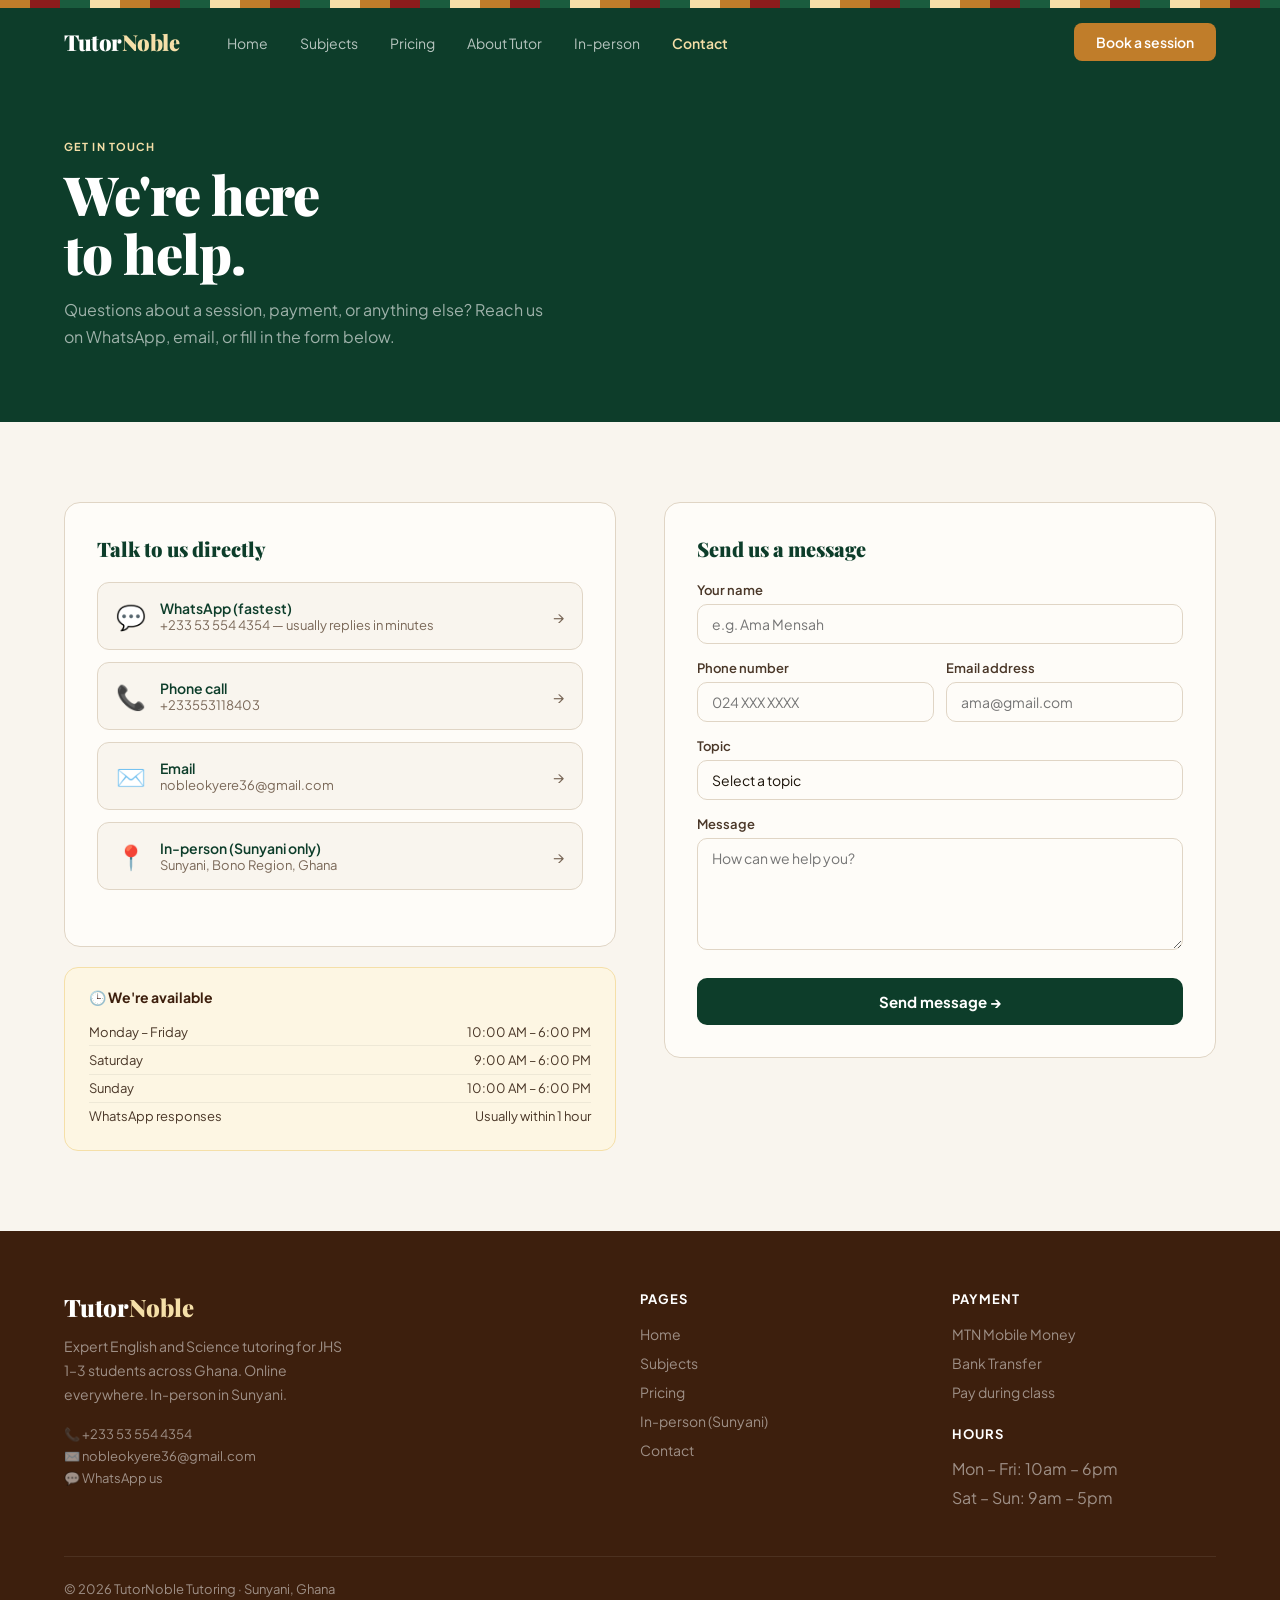
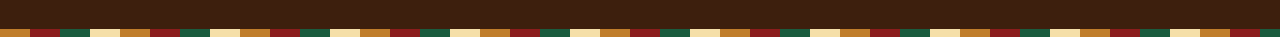
<file: pages/contact.html>
<!DOCTYPE html>
<html lang="en">
<head>
<meta charset="UTF-8">
<meta name="viewport" content="width=device-width, initial-scale=1.0">
<title>Contact — TutorNoble</title>
<meta name="description" content="Get in touch with TutorNoble. WhatsApp, email or fill in the form.">
<link rel="stylesheet" href="../css/global.css">
<link rel="stylesheet" href="../css/modal.css">
<style>
.page-hero{background:var(--forest);padding:64px 5vw 72px}
.page-hero h1{font-family:'Playfair Display',serif;font-size:clamp(32px,5vw,54px);font-weight:900;color:#fff;letter-spacing:-1px;line-height:1.1;margin-bottom:0.75rem}
.page-hero p{font-size:16px;color:rgba(255,255,255,0.6);max-width:480px;line-height:1.7}

.contact-grid{display:grid;grid-template-columns:1fr 1fr;gap:3rem;align-items:start}
.contact-card{background:var(--warm-white);border:1.5px solid var(--border);border-radius:16px;padding:2rem}
.contact-card-title{font-family:'Playfair Display',serif;font-size:20px;font-weight:900;color:var(--forest);margin-bottom:1.25rem}

.channel-list{display:flex;flex-direction:column;gap:12px;margin-bottom:1.5rem}
.channel{display:flex;align-items:center;gap:14px;padding:1rem 1.1rem;background:var(--cream);border-radius:12px;border:1px solid var(--border);text-decoration:none;transition:border-color .2s,transform .2s}
.channel:hover{border-color:var(--forest-light);transform:translateX(3px)}
.channel-icon{font-size:24px;flex-shrink:0}
.channel-name{font-size:14px;font-weight:600;color:var(--forest)}
.channel-detail{font-size:13px;color:var(--text-soft)}
.channel-arrow{margin-left:auto;color:var(--text-soft);font-size:16px}

.form-card{background:var(--warm-white);border:1.5px solid var(--border);border-radius:16px;padding:2rem}
.send-btn{width:100%;padding:14px;background:var(--forest);color:#fff;border:none;border-radius:10px;font-size:15px;font-weight:700;font-family:'Plus Jakarta Sans',sans-serif;cursor:pointer;transition:background .2s;margin-top:.5rem}
.send-btn:hover{background:var(--forest-mid)}

.hours-card{background:var(--gold-pale);border:1.5px solid var(--gold-light);border-radius:14px;padding:1.25rem 1.5rem;margin-top:1.25rem}
.hours-title{font-size:14px;font-weight:700;color:var(--cocoa);margin-bottom:.75rem}
.hours-row{display:flex;justify-content:space-between;font-size:13px;color:var(--text-mid);padding:.35rem 0;border-bottom:1px solid rgba(0,0,0,0.06)}
.hours-row:last-child{border-bottom:none}

.success-banner{display:none;background:var(--mint-pale);border:1.5px solid var(--mint);border-radius:10px;padding:1rem 1.25rem;font-size:14px;color:var(--forest);text-align:center;margin-top:1rem}
.success-banner.show{display:block}

@media(max-width:768px){.contact-grid{grid-template-columns:1fr}}
</style>
</head>
<body>
<div class="kente-strip"></div>
<nav id="site-nav"></nav>

<div class="page-hero">
  <div style="font-size:11px;font-weight:700;text-transform:uppercase;letter-spacing:0.1em;color:var(--gold-light);margin-bottom:0.75rem">Get in touch</div>
  <h1>We're here<br>to help.</h1>
  <p>Questions about a session, payment, or anything else? Reach us on WhatsApp, email, or fill in the form below.</p>
</div>

<section style="background:var(--cream)">
  <div class="contact-grid fade-up">

    <!-- LEFT: CHANNELS + HOURS -->
    <div>
      <div class="contact-card">
        <div class="contact-card-title">Talk to us directly</div>
        <div class="channel-list">
          <a class="channel" href="https://wa.me/233535544354" target="_blank">
            <div class="channel-icon">💬</div>
            <div><div class="channel-name">WhatsApp (fastest)</div><div class="channel-detail">+233 53 554 4354 — usually replies in minutes</div></div>
            <div class="channel-arrow">→</div>
          </a>
          <a class="channel" href="tel:+233535544354">
            <div class="channel-icon">📞</div>
            <div><div class="channel-name">Phone call</div><div class="channel-detail">+233553118403</div></div>
            <div class="channel-arrow">→</div>
          </a>
          <a class="channel" href="mailto:nobleokyere36@gmail.com">
            <div class="channel-icon">✉️</div>
            <div><div class="channel-name">Email</div><div class="channel-detail">nobleokyere36@gmail.com</div></div>
            <div class="channel-arrow">→</div>
          </a>
          <a class="channel" href="pages/location.html">
            <div class="channel-icon">📍</div>
            <div><div class="channel-name">In-person (Sunyani only)</div><div class="channel-detail">Sunyani, Bono Region, Ghana</div></div>
            <div class="channel-arrow">→</div>
          </a>
        </div>
      </div>

      <div class="hours-card">
        <div class="hours-title">🕒 We're available</div>
        <div class="hours-row"><span>Monday – Friday</span><span>10:00 AM – 6:00 PM</span></div>
        <div class="hours-row"><span>Saturday</span><span>9:00 AM – 6:00 PM</span></div>
        <div class="hours-row"><span>Sunday</span><span>10:00 AM – 6:00 PM</span></div>
        <div class="hours-row"><span>WhatsApp responses</span><span>Usually within 1 hour</span></div>
      </div>
    </div>

    <!-- RIGHT: CONTACT FORM -->
    <div class="form-card">
      <div class="contact-card-title">Send us a message</div>
      <div class="form-group">
        <label class="form-label">Your name</label>
        <input class="form-input" id="f-name" type="text" placeholder="e.g. Ama Mensah">
      </div>
      <div class="row-2">
        <div class="form-group">
          <label class="form-label">Phone number</label>
          <input class="form-input" id="f-phone" type="tel" placeholder="024 XXX XXXX">
        </div>
        <div class="form-group">
          <label class="form-label">Email address</label>
          <input class="form-input" id="f-email" type="email" placeholder="ama@gmail.com">
        </div>
      </div>
      <div class="form-group">
        <label class="form-label">Topic</label>
        <select class="form-select" id="f-topic">
          <option value="">Select a topic</option>
          <option>Booking a session</option>
          <option>Payment question</option>
          <option>In-person session (Sunyani)</option>
          <option>Online session</option>
          <option>Curriculum question</option>
          <option>Other</option>
        </select>
      </div>
      <div class="form-group">
        <label class="form-label">Message</label>
        <textarea class="form-textarea" id="f-message" rows="5" placeholder="How can we help you?"></textarea>
      </div>
      <button class="send-btn" onclick="sendMessage()">Send message →</button>
      <div class="success-banner" id="success-banner">
        ✅ Message sent! We'll get back to you within 1 hour on WhatsApp or email.
      </div>
    </div>
  </div>
</section>

<footer id="site-footer"></footer>
<div class="kente-strip"></div>
<div id="site-modal"></div>
<script src="../js/main.js?v=2"></script>
<script src="../js/layout.js?v=2"></script>
<script>
injectLayout('../');
function sendMessage() {
  const name = document.getElementById('f-name').value.trim();
  const email = document.getElementById('f-email').value.trim();
  const msg = document.getElementById('f-message').value.trim();
  if(!name||!email||!msg){ alert('Please fill in your name, email and message.'); return; }
  document.getElementById('success-banner').classList.add('show');
  document.getElementById('f-name').value='';
  document.getElementById('f-phone').value='';
  document.getElementById('f-email').value='';
  document.getElementById('f-message').value='';
}
</script>
</body>
</html>
</file>
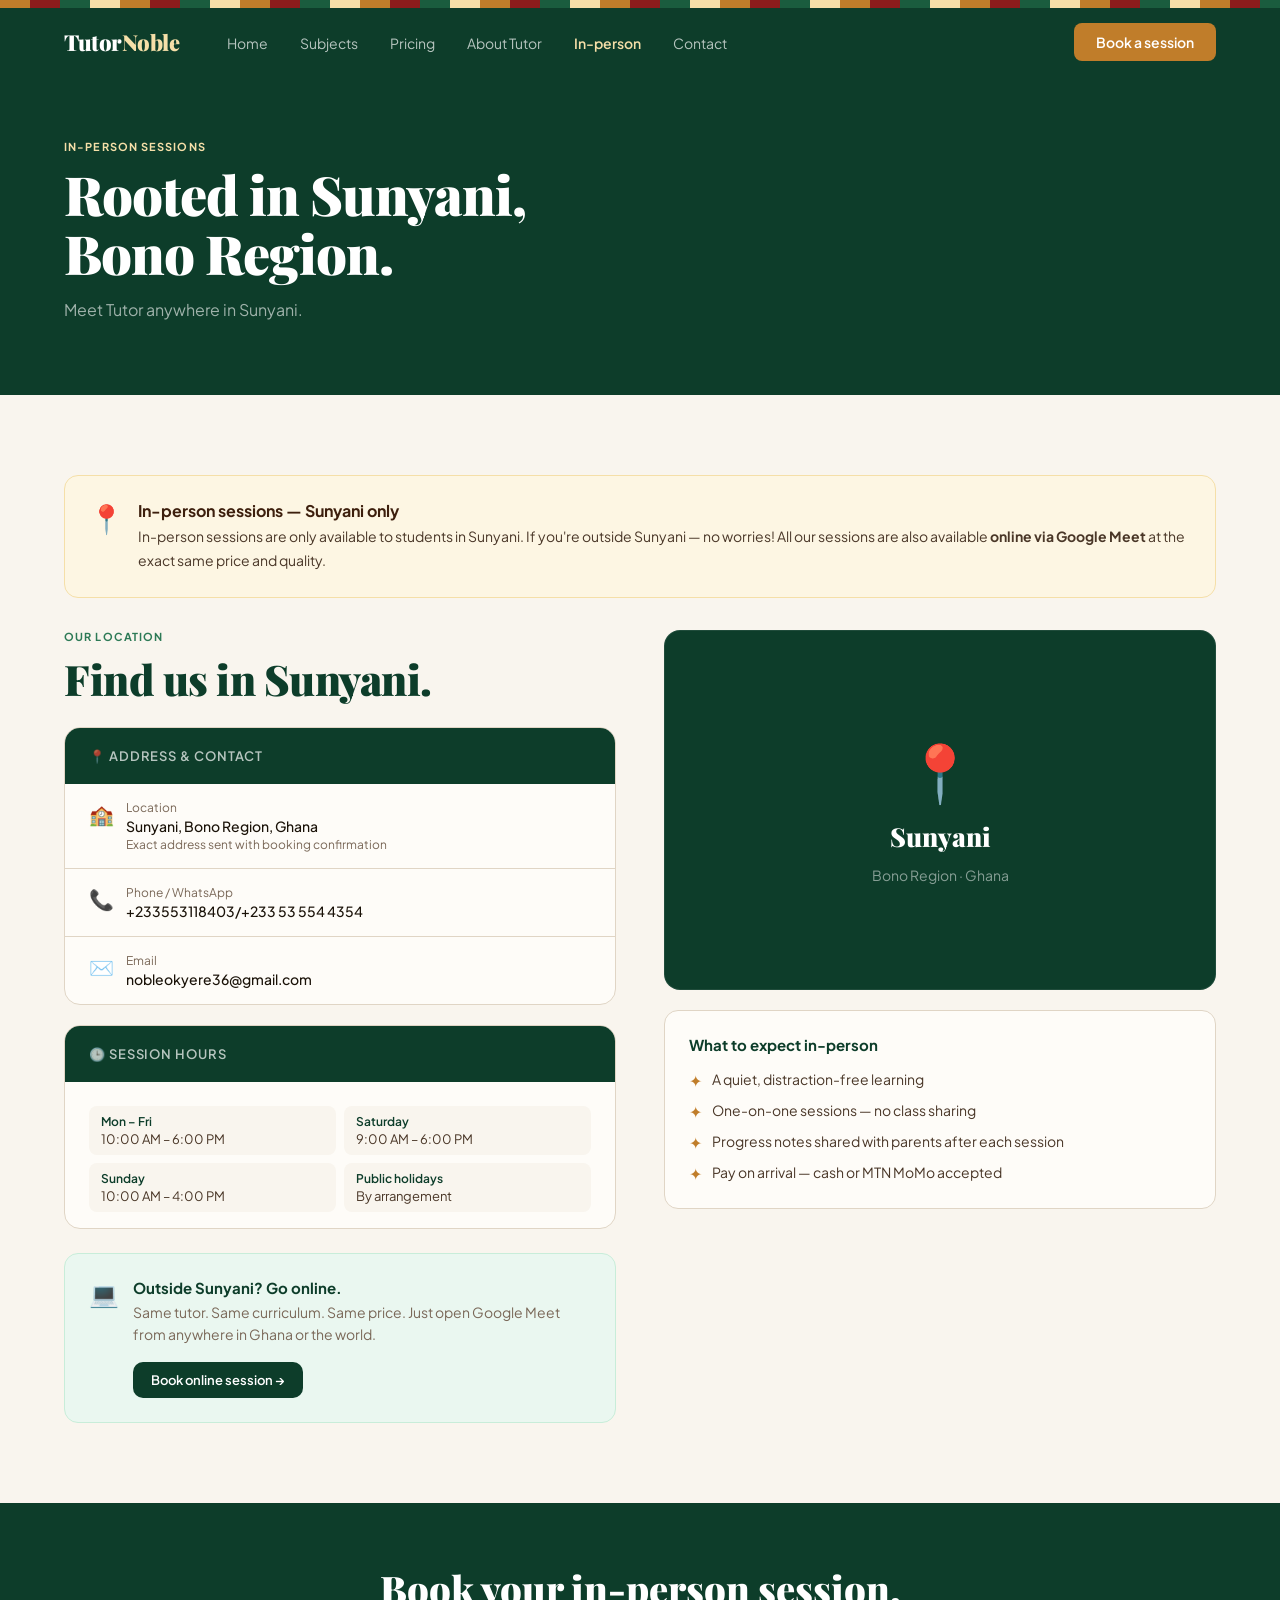
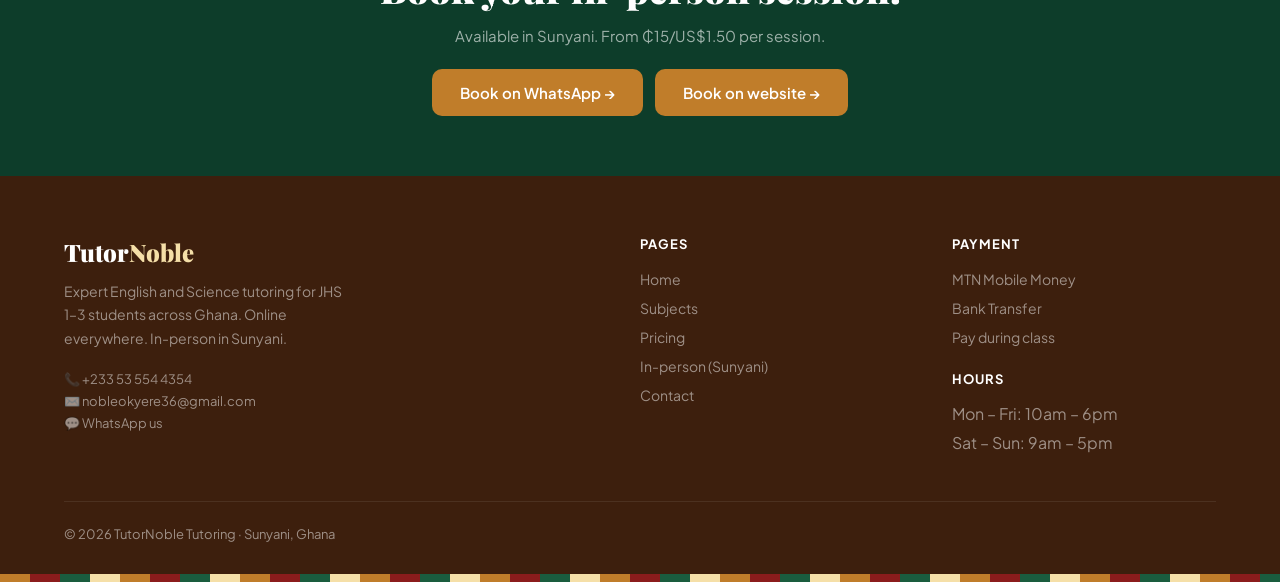
<file: pages/location.html>
<!DOCTYPE html>
<html lang="en">
<head>
<meta charset="UTF-8">
<meta name="viewport" content="width=device-width, initial-scale=1.0">
<title>In-person Sessions — TutorNoble</title>
<meta name="description" content="TutorNoble in-person tutoring is available in Sunyani, Bono Region, Ghana. Book your spot today.">
<link rel="stylesheet" href="../css/global.css">
<link rel="stylesheet" href="../css/modal.css">
<style>
.page-hero{background:var(--forest);padding:64px 5vw 72px;position:relative;overflow:hidden}
.page-hero h1{font-family:'Playfair Display',serif;font-size:clamp(32px,5vw,54px);font-weight:900;color:#fff;letter-spacing:-1px;line-height:1.1;margin-bottom:0.75rem}
.page-hero p{font-size:16px;color:rgba(255,255,255,0.6);max-width:500px;line-height:1.7}

.location-grid{display:grid;grid-template-columns:1fr 1fr;gap:3rem;align-items:start}
.info-card{background:var(--warm-white);border:1.5px solid var(--border);border-radius:16px;overflow:hidden}
.info-card-header{background:var(--forest);padding:1.25rem 1.5rem;font-size:13px;font-weight:600;color:rgba(255,255,255,0.7);text-transform:uppercase;letter-spacing:0.07em}
.info-row{display:flex;align-items:flex-start;gap:12px;padding:1rem 1.5rem;border-bottom:1px solid var(--border)}
.info-row:last-child{border-bottom:none}
.info-icon{font-size:20px;flex-shrink:0;margin-top:1px}
.info-label{font-size:12px;color:var(--text-soft);margin-bottom:2px}
.info-val{font-size:14px;font-weight:500;color:var(--text)}

.map-placeholder{background:var(--forest);border-radius:16px;height:360px;display:flex;flex-direction:column;align-items:center;justify-content:center;gap:12px;text-align:center;padding:2rem;border:1.5px solid rgba(255,255,255,0.08)}
.map-pin-big{font-size:56px}
.map-city-name{font-family:'Playfair Display',serif;font-size:26px;font-weight:900;color:#fff}
.map-region-name{font-size:14px;color:rgba(255,255,255,0.5)}
.map-link{margin-top:1rem;background:rgba(255,255,255,0.1);border:1px solid rgba(255,255,255,0.2);color:#fff;padding:10px 20px;border-radius:8px;font-size:13px;font-weight:600;text-decoration:none;display:inline-block;transition:background .2s;font-family:'Plus Jakarta Sans',sans-serif}
.map-link:hover{background:rgba(255,255,255,0.18)}

.restrict-banner{background:var(--gold-pale);border:1.5px solid var(--gold-light);border-radius:14px;padding:1.5rem;margin-bottom:2rem;display:flex;gap:14px;align-items:flex-start}
.restrict-icon{font-size:28px;flex-shrink:0}
.restrict-title{font-size:16px;font-weight:700;color:var(--cocoa);margin-bottom:4px}
.restrict-text{font-size:14px;color:var(--text-mid);line-height:1.7}

.online-cta{background:var(--mint-pale);border:1.5px solid var(--mint);border-radius:14px;padding:1.5rem;display:flex;gap:14px;align-items:flex-start;margin-top:1.5rem}
.hours-grid{display:grid;grid-template-columns:1fr 1fr;gap:8px;margin-top:0.5rem}
.hour-row{background:var(--cream);border-radius:8px;padding:8px 12px;font-size:13px;color:var(--text-mid)}
.hour-day{font-weight:600;color:var(--forest);font-size:12px;margin-bottom:2px}

@media(max-width:768px){.location-grid{grid-template-columns:1fr}.hours-grid{grid-template-columns:1fr}}
</style>
</head>
<body>
<div class="kente-strip"></div>
<nav id="site-nav"></nav>

<div class="page-hero">
  <div style="font-size:11px;font-weight:700;text-transform:uppercase;letter-spacing:0.1em;color:var(--gold-light);margin-bottom:0.75rem">In-person sessions</div>
  <h1>Rooted in Sunyani,<br>Bono Region.</h1>
  <p>Meet Tutor anywhere in Sunyani.</p>
</div>

<section style="background:var(--cream)">

  <!-- RESTRICTION NOTICE -->
  <div class="restrict-banner fade-up">
    <div class="restrict-icon">📍</div>
    <div>
      <div class="restrict-title">In-person sessions — Sunyani only</div>
      <div class="restrict-text">In-person sessions are only available to students in Sunyani. If you're outside Sunyani — no worries! All our sessions are also available <strong>online via Google Meet</strong> at the exact same price and quality.</div>
    </div>
  </div>

  <div class="location-grid fade-up">
    <div>
      <div class="section-tag">Our location</div>
      <div class="section-title" style="margin-bottom:1.5rem">Find us in Sunyani.</div>

      <div class="info-card" style="margin-bottom:1.25rem">
        <div class="info-card-header">📍 Address &amp; contact</div>
        <div class="info-row">
          <div class="info-icon">🏫</div>
          <div>
            <div class="info-label">Location</div>
            <div class="info-val">Sunyani, Bono Region, Ghana</div>
            <div style="font-size:12px;color:var(--text-soft);margin-top:2px">Exact address sent with booking confirmation</div>
          </div>
        </div>
        <div class="info-row">
          <div class="info-icon">📞</div>
          <div>
            <div class="info-label">Phone / WhatsApp</div>
            <div class="info-val">+233553118403/+233 53 554 4354</div>
          </div>
        </div>
        <div class="info-row">
          <div class="info-icon">✉️</div>
          <div>
            <div class="info-label">Email</div>
            <div class="info-val">nobleokyere36@gmail.com</div>
          </div>
        </div>
        
      </div>

      <div class="info-card">
        <div class="info-card-header">🕒 Session hours</div>
        <div style="padding:1rem 1.5rem">
          <div class="hours-grid">
            <div class="hour-row"><div class="hour-day">Mon – Fri</div>10:00 AM – 6:00 PM</div>
            <div class="hour-row"><div class="hour-day">Saturday</div>9:00 AM – 6:00 PM</div>
            <div class="hour-row"><div class="hour-day">Sunday</div>10:00 AM – 4:00 PM</div>
            <div class="hour-row"><div class="hour-day">Public holidays</div>By arrangement</div>
          </div>
        </div>
      </div>

      <div class="online-cta">
        <div style="font-size:24px;flex-shrink:0">💻</div>
        <div>
          <div style="font-size:15px;font-weight:700;color:var(--forest);margin-bottom:4px">Outside Sunyani? Go online.</div>
          <div style="font-size:14px;color:var(--text-soft);line-height:1.6">Same tutor. Same curriculum. Same price. Just open Google Meet from anywhere in Ghana or the world.</div>
          <a href="#" class="btn-forest" style="margin-top:1rem;padding:10px 18px;font-size:13px;display:inline-block" onclick="openModal();return false">Book online session →</a>
        </div>
      </div>
    </div>

    <div>
      <div class="map-placeholder">
        <div class="map-pin-big">📍</div>
        <div class="map-city-name">Sunyani</div>
        <div class="map-region-name">Bono Region · Ghana</div>
        
      </div>

      <div style="background:var(--warm-white);border:1.5px solid var(--border);border-radius:14px;padding:1.5rem;margin-top:1.25rem">
        <div style="font-size:15px;font-weight:700;color:var(--forest);margin-bottom:1rem">What to expect in-person</div>
        <div style="display:flex;flex-direction:column;gap:10px">
          <div style="display:flex;gap:10px;align-items:flex-start;font-size:14px;color:var(--text-mid)"><span style="color:var(--gold);font-size:16px;flex-shrink:0">✦</span>A quiet, distraction-free learning</div>
          <div style="display:flex;gap:10px;align-items:flex-start;font-size:14px;color:var(--text-mid)"><span style="color:var(--gold);font-size:16px;flex-shrink:0">✦</span>One-on-one sessions — no class sharing</div>
          <div style="display:flex;gap:10px;align-items:flex-start;font-size:14px;color:var(--text-mid)"><span style="color:var(--gold);font-size:16px;flex-shrink:0">✦</span>Progress notes shared with parents after each session</div>
          <div style="display:flex;gap:10px;align-items:flex-start;font-size:14px;color:var(--text-mid)"><span style="color:var(--gold);font-size:16px;flex-shrink:0">✦</span>Pay on arrival — cash or MTN MoMo accepted</div>
        </div>
      </div>
    </div>
  </div>
</section>

<section style="background:var(--forest);padding:60px 5vw;text-align:center">
  <div class="fade-up">
    <div style="font-family:'Playfair Display',serif;font-size:clamp(24px,3.5vw,38px);font-weight:900;color:#fff;margin-bottom:0.75rem">Book your in-person session.</div>
    <p style="font-size:15px;color:rgba(255,255,255,0.6);margin-bottom:1.5rem">Available in Sunyani. From ₵15/US$1.50 per session.</p>
    <div style="display:flex;gap:12px;justify-content:center;flex-wrap:wrap">
      <a href="https://wa.me/233535544354?text=Hi%2C%20I%27d%20like%20to%20book%20an%20TutorNoble%20session"
   class="btn-gold" target="_blank">
  Book on WhatsApp →
</a>
      <a href="#" class="btn-gold" onclick="openModal();return false">Book on website →</a>
    </div>
  </div>
</section>

<footer id="site-footer"></footer>
<div class="kente-strip"></div>
<div id="site-modal"></div>
<script src="../js/main.js?v=2"></script>
<script src="../js/layout.js?v=2"></script>
<script>injectLayout('../');</script>
</body>
</html>
</file>
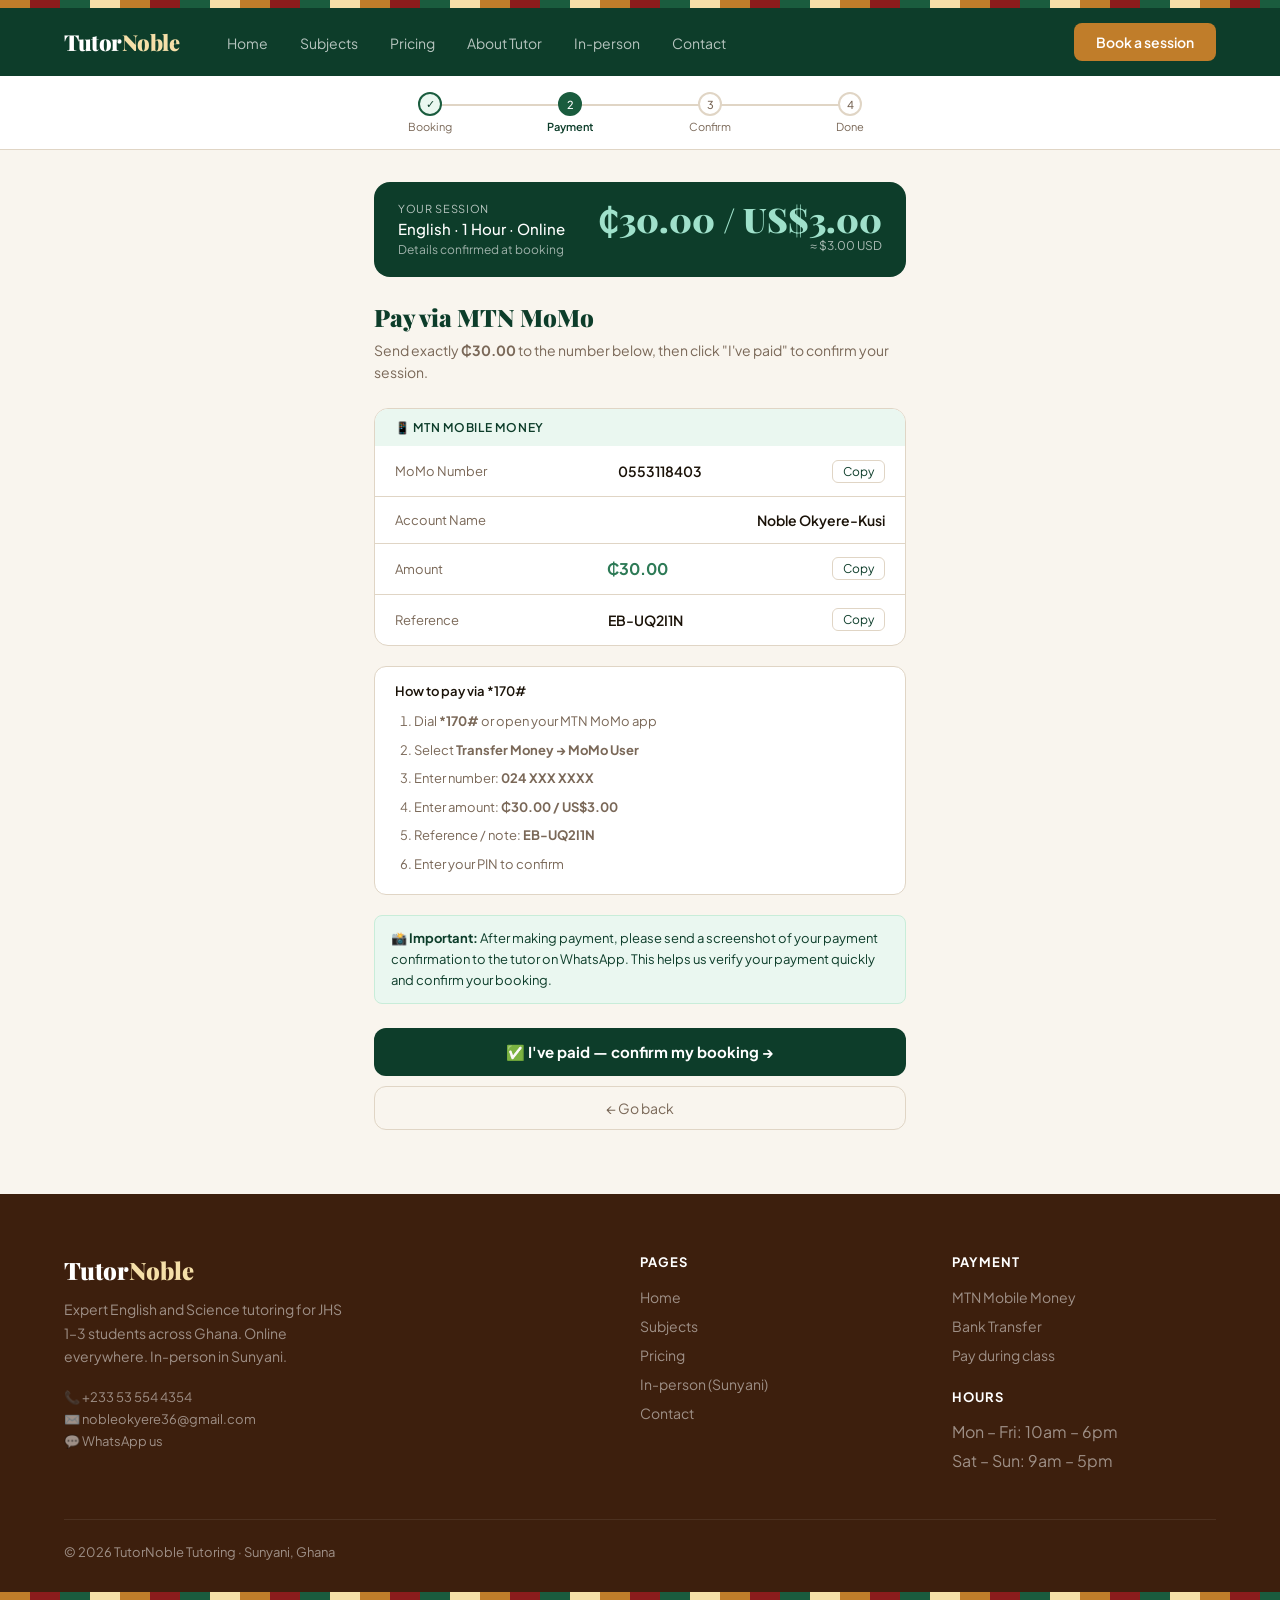
<file: pages/payment.html>
<!DOCTYPE html>
<html lang="en">
<head>
<meta charset="UTF-8">
<meta name="viewport" content="width=device-width, initial-scale=1.0">
<title>Complete Payment — TutorNoble</title>
<link rel="stylesheet" href="../css/global.css">
<link rel="stylesheet" href="../css/modal.css">
<style>
body{background:var(--cream)}
.progress-wrap{background:#fff;border-bottom:1px solid var(--border);padding:1rem 5vw}
.progress-steps{display:flex;align-items:center;max-width:560px;margin:0 auto}
.step-dot{display:flex;flex-direction:column;align-items:center;gap:4px;flex:1;position:relative}
.step-dot::after{content:'';position:absolute;top:12px;left:50%;width:100%;height:2px;background:var(--border);z-index:0}
.step-dot:last-child::after{display:none}
.dot{width:24px;height:24px;border-radius:50%;border:2px solid var(--border);background:#fff;font-size:11px;font-weight:500;display:flex;align-items:center;justify-content:center;color:var(--text-soft);position:relative;z-index:1;transition:all .3s}
.dot.active{border-color:var(--forest-mid);background:var(--forest-mid);color:#fff}
.dot.done{border-color:var(--forest-mid);background:var(--mint-pale);color:var(--forest)}
.step-lbl{font-size:11px;color:var(--text-soft);text-align:center}
.step-lbl.active{color:var(--forest);font-weight:600}

.pay-wrap{max-width:580px;margin:0 auto;padding:2rem 1.5rem 4rem}
.screen{display:none;animation:fadeUp .35s ease}
.screen.active{display:block}
@keyframes fadeUp{from{opacity:0;transform:translateY(12px)}to{opacity:1;transform:translateY(0)}}

.booking-summary{background:var(--forest);border-radius:16px;padding:1.25rem 1.5rem;margin-bottom:1.5rem;color:#fff;display:flex;justify-content:space-between;align-items:flex-start;flex-wrap:wrap;gap:12px}
.summary-label{font-size:11px;opacity:.7;text-transform:uppercase;letter-spacing:.06em;margin-bottom:4px}
.summary-val{font-size:15px;font-weight:500}
.summary-price{font-family:'Playfair Display',serif;font-size:34px;font-weight:900;color:#9FE1CB;line-height:1}

.pay-screen-title{font-family:'Playfair Display',serif;font-size:24px;font-weight:900;color:var(--forest);margin-bottom:6px}
.pay-screen-sub{font-size:14px;color:var(--text-soft);margin-bottom:1.5rem;line-height:1.6}

.details-box{background:#fff;border:1px solid var(--border);border-radius:14px;overflow:hidden;margin-bottom:1.25rem}
.details-header{background:var(--mint-pale);padding:.7rem 1.25rem;font-size:12px;font-weight:600;color:var(--forest);text-transform:uppercase;letter-spacing:.06em}
.details-row{display:flex;justify-content:space-between;align-items:center;padding:.85rem 1.25rem;border-bottom:1px solid var(--border);gap:12px}
.details-row:last-child{border-bottom:none}
.details-key{font-size:13px;color:var(--text-soft);flex-shrink:0}
.details-value{font-size:14px;font-weight:600;color:var(--text);text-align:right}

.instruction-box{background:#fff;border-radius:12px;padding:1rem 1.25rem;margin-bottom:1.25rem;border:1px solid var(--border)}
.instruction-title{font-size:13px;font-weight:600;color:var(--text);margin-bottom:8px}
.instruction-list{padding-left:1.2rem;font-size:13px;color:var(--text-soft);line-height:2.2}

.upload-area{border:1.5px dashed var(--border);border-radius:10px;padding:1.5rem;text-align:center;cursor:pointer;transition:border-color .2s,background .2s;background:#fafaf8}
.upload-area:hover{border-color:var(--forest-mid);background:var(--mint-pale)}
.upload-text{font-size:13px;color:var(--text-soft)}
.upload-text span{color:var(--forest);font-weight:600}
#file-input{display:none}
.file-chosen{font-size:12px;color:var(--forest);margin-top:6px;font-weight:600}

.btn-primary{width:100%;padding:14px;background:var(--forest);color:#fff;border:none;border-radius:12px;font-size:15px;font-weight:700;font-family:'Plus Jakarta Sans',sans-serif;cursor:pointer;transition:background .2s;display:flex;align-items:center;justify-content:center;gap:8px}
.btn-primary:hover{background:var(--forest-mid)}
.btn-secondary{width:100%;padding:12px;background:transparent;color:var(--text-soft);border:1.5px solid var(--border);border-radius:12px;font-size:14px;font-family:'Plus Jakarta Sans',sans-serif;cursor:pointer;margin-top:10px;transition:border-color .2s}
.btn-secondary:hover{border-color:var(--text-soft)}

/* SUCCESS */
.success-circle{width:80px;height:80px;border-radius:50%;background:var(--mint-pale);display:flex;align-items:center;justify-content:center;font-size:36px;margin:0 auto 1.5rem;animation:popIn .5s cubic-bezier(0.34,1.56,0.64,1)}
@keyframes popIn{from{transform:scale(0);opacity:0}to{transform:scale(1);opacity:1}}
.success-title{font-family:'Playfair Display',serif;font-size:26px;font-weight:900;color:var(--forest);text-align:center;margin-bottom:8px}
.success-sub{font-size:14px;color:var(--text-soft);text-align:center;line-height:1.7;margin-bottom:2rem}

.msg-preview{background:#fff;border:1px solid var(--border);border-radius:14px;overflow:hidden;margin-bottom:1rem}
.msg-header{padding:.75rem 1.1rem;border-bottom:1px solid var(--border);font-size:12px;font-weight:600;display:flex;align-items:center;gap:8px}
.msg-header.student{background:var(--mint-pale);color:var(--forest)}
.msg-header.tutor{background:#E6F1FB;color:#185FA5}
.msg-tag{font-size:10px;padding:2px 7px;border-radius:4px;margin-left:auto}
.msg-tag.sms{background:#e0e7ff;color:#4338ca}
.msg-tag.email{background:#fce7f3;color:#9d174d}
.msg-body{padding:1rem 1.1rem;font-size:13px;color:var(--text);line-height:1.75;white-space:pre-line}
</style>
</head>
<body>
<div class="kente-strip"></div>
<nav id="site-nav"></nav>

<!-- PROGRESS -->
<div class="progress-wrap">
  <div class="progress-steps">
    <div class="step-dot"><div class="dot done" id="d1">✓</div><span class="step-lbl">Booking</span></div>
    <div class="step-dot"><div class="dot active" id="d2">2</div><span class="step-lbl active" id="l2">Payment</span></div>
    <div class="step-dot"><div class="dot" id="d3">3</div><span class="step-lbl" id="l3">Confirm</span></div>
    <div class="step-dot"><div class="dot" id="d4">4</div><span class="step-lbl" id="l4">Done</span></div>
  </div>
</div>

<div class="pay-wrap">

  <!-- SCREEN 1: PAYMENT DETAILS -->
  <div class="screen active" id="s-details">
    <div class="booking-summary">
      <div>
        <div class="summary-label">Your session</div>
        <div class="summary-val" id="session-desc">English · 1 Hour · Online</div>
        <div style="font-size:12px;opacity:.6;margin-top:4px">Details confirmed at booking</div>
      </div>
      <div style="text-align:right">
        <div class="summary-price" id="session-price">₵30</div>
        <div style="font-size:12px;opacity:.65;margin-top:2px">≈ $3.00 USD</div>
      </div>
    </div>

    <!-- MOMO DETAILS (shown by default, swapped by JS if bank) -->
    <div id="momo-block">
      <div class="pay-screen-title">Pay via MTN MoMo</div>
      <p class="pay-screen-sub">Send exactly <strong id="amount-display">₵30.00</strong> to the number below, then click "I've paid" to confirm your session.</p>
      <div class="details-box">
        <div class="details-header">📱 MTN Mobile Money</div>
        <div class="details-row"><span class="details-key">MoMo Number</span><span class="details-value">0553118403</span><button class="copy-btn" onclick="copyText(this,'0553118403')">Copy</button></div>
        <div class="details-row"><span class="details-key">Account Name</span><span class="details-value">Noble Okyere-Kusi</span></div>
        <div class="details-row"><span class="details-key">Amount</span><span class="details-value" id="momo-amount" style="color:var(--forest-light);font-size:16px">₵30.00</span><button class="copy-btn" onclick="copyText(this,'30')">Copy</button></div>
        <div class="details-row"><span class="details-key">Reference</span><span class="details-value" id="ref-display">EB-REF-0001</span><button class="copy-btn" id="ref-copy" onclick="copyText(this,'EB-REF-0001')">Copy</button></div>
      </div>
      <div class="instruction-box">
        <div class="instruction-title">How to pay via *170#</div>
        <ol class="instruction-list">
          <li>Dial <strong>*170#</strong> or open your MTN MoMo app</li>
          <li>Select <strong>Transfer Money → MoMo User</strong></li>
          <li>Enter number: <strong>024 XXX XXXX</strong></li>
          <li>Enter amount: <strong>₵30.00 / US$3.00</strong></li>
          <li>Reference / note: <strong id="ref-hint">EB-REF-0001</strong></li>
          <li>Enter your PIN to confirm</li>
        </ol>
      </div>
    </div>

    <!-- BANK DETAILS (hidden by default) -->
    <div id="bank-block" style="display:none">
      <div class="pay-screen-title">Pay via Bank Transfer</div>
      <p class="pay-screen-sub">Transfer exactly <strong id="bank-amount">₵30.00</strong> to account below, then click "I've paid" to confirm.</p>
      <div class="details-box">
        <div class="details-header">🏦 Bank Account</div>
        <div class="details-row"><span class="details-key">Bank</span><span class="details-value">GCB (Ghana Commercial Bank)</span></div>
        <div class="details-row"><span class="details-key">Account Name</span><span class="details-value">Noble Okyere-Kusi</span></div>
        <div class="details-row"><span class="details-key">Account Number</span><span class="details-value">2011250076009</span><button class="copy-btn" onclick="copyText(this,'2011250076009')">Copy</button></div>
        <div class="details-row"><span class="details-key">Branch</span><span class="details-value">Sunyani Main Branch</span></div>
        <div class="details-row"><span class="details-key">Amount</span><span class="details-value" id="bank-amount-display" style="color:var(--forest-light);font-size:16px">₵30.00</span><button class="copy-btn" onclick="copyText(this,'30')">Copy</button></div>
        <div class="details-row"><span class="details-key">Narration / Ref</span><span class="details-value" id="bank-ref-display">EB-REF-0001</span><button class="copy-btn" id="bank-ref-copy" onclick="copyText(this,'EB-REF-0001')">Copy</button></div>
      </div>
      <div class="notice-amber">⚠️ Use <strong id="bank-ref-notice">EB-REF-0001</strong> as your bank narration. Bank transfers may take a few hours — we'll confirm once payment is verified.</div>
    </div>

    <div class="notice-green" style="margin-bottom: 1.5rem;">
      📸 <strong>Important:</strong> After making payment, please send a screenshot of your payment confirmation to the tutor on WhatsApp. This helps us verify your payment quickly and confirm your booking.
    </div>

    <button class="btn-primary" onclick="sendToWhatsApp()">✅ I've paid — confirm my booking →</button>
    <button class="btn-secondary" onclick="history.back()">← Go back</button>
  </div>

  <!-- SCREEN 2: CONFIRM FORM -->
  <div class="screen" id="s-confirm">
    <div class="pay-screen-title">Confirm your payment</div>
    <p class="pay-screen-sub">Fill in your details and payment proof so we can verify and lock in your session.</p>

    <div class="form-group">
      <label class="form-label">Full name</label>
      <input class="form-input" id="c-name" type="text" placeholder="e.g. Ama Mensah">
    </div>
    <div class="row-2">
      <div class="form-group">
        <label class="form-label">Phone number</label>
        <input class="form-input" id="c-phone" type="tel" placeholder="024 XXX XXXX">
        <div class="input-hint">SMS confirmation sent here</div>
      </div>
      <div class="form-group">
        <label class="form-label">Email address</label>
        <input class="form-input" id="c-email" type="email" placeholder="ama@gmail.com">
        <div class="input-hint">Email confirmation sent here</div>
      </div>
    </div>
    <div class="form-group">
      <label class="form-label">Transaction reference / ID</label>
      <input class="form-input" id="c-txn" type="text" placeholder="e.g. 1234567890 or MoMo transaction ID">
      <div class="input-hint">From your MoMo or bank payment confirmation</div>
    </div>
    <div class="form-group">
      <label class="form-label">Upload payment screenshot <span style="color:var(--text-soft);font-weight:400">(optional but recommended)</span></label>
      <div class="upload-area" onclick="document.getElementById('file-input').click()">
        <div style="font-size:28px;margin-bottom:6px">📎</div>
        <div class="upload-text"><span>Click to upload</span> your payment screenshot</div>
        <div class="upload-text" style="font-size:11px;margin-top:4px">PNG or JPG up to 5MB</div>
        <div class="file-chosen" id="file-chosen" style="display:none"></div>
      </div>
      <input type="file" id="file-input" accept="image/*" onchange="fileChosen(this)">
    </div>
    <div class="form-group">
      <label class="form-label">Notes for your tutor <span style="color:var(--text-soft);font-weight:400">(optional)</span></label>
      <textarea class="form-textarea" id="c-notes" placeholder="e.g. My child is in JHS 2 and struggles with essay writing."></textarea>
    </div>

    <button class="btn-primary" onclick="submitConfirm()">Submit confirmation →</button>
    <button class="btn-secondary" onclick="goTo('s-details',2)">← Go back</button>
  </div>

  <!-- SCREEN 3: SUCCESS -->
  <div class="screen" id="s-success">
    <div style="text-align:center;padding-top:1rem">
      <div class="success-circle">🎉</div>
      <div class="success-title">Booking confirmed!</div>
      <p class="success-sub">We've received your payment confirmation.<br>Your tutor will verify and you'll be all set.<br>Check your phone and email for details.</p>
    </div>
    <div style="font-size:12px;font-weight:600;color:var(--text-soft);text-transform:uppercase;letter-spacing:.06em;margin-bottom:12px">📨 Messages sent automatically</div>

    <div class="msg-preview">
      <div class="msg-header student">
        <span>💬</span> To: Student
        <span class="msg-tag sms" style="margin-left:auto">SMS</span>
        <span class="msg-tag email">Email</span>
      </div>
      <div class="msg-body" id="student-msg">Hi there 👋

Your TutorNoble session is confirmed!

📚 Subject: English
⏱ Duration: 1 Hour
📍 Mode: Online (link to follow)

💰 Amount: ₵30.00
🔖 Reference: EB-REF-0001

Your tutor will verify and send your Google Meet link shortly.
— TutorNoble Team</div>
    </div>

    <div class="msg-preview">
      <div class="msg-header tutor">
        <span>🔔</span> To: Tutor (alert)
        <span class="msg-tag sms" style="margin-left:auto">SMS</span>
        <span class="msg-tag email">Email</span>
      </div>
      <div class="msg-body" id="tutor-msg">🔔 New Booking — TutorNoble

Student: —
Phone: —
Subject: English · 1 Hour · Online

Payment: ₵30.00 via MTN MoMo
Txn Ref: —
Screenshot: Attached ✅

👉 Please verify payment and send student their Google Meet link.
— TutorNoble System</div>
    </div>

    <div style="background:var(--mint-pale);border:1px solid var(--mint);border-radius:10px;padding:.9rem 1rem;display:flex;gap:10px;align-items:flex-start;margin-top:1rem">
      <span>✅</span>
      <span style="font-size:13px;color:var(--forest)">Once your tutor verifies payment, you'll receive a second message with your Google Meet link or venue address.</span>
    </div>

    <a href="../index.html" class="btn-primary" style="margin-top:1.5rem;text-decoration:none;justify-content:center">← Back to home</a>
  </div>

</div><!-- /pay-wrap -->

<footer id="site-footer"></footer>
<div class="kente-strip"></div>

<script src="../js/main.js?v=2"></script>
<script src="../js/layout.js?v=2"></script>
<script>

// Global function - outside DOMContentLoaded so button can access it
function testButton() {
  alert('Button is working!');
  console.log('Test button clicked');
}

function sendToWhatsApp() {
  console.log('sendToWhatsApp called');
  
  // Read URL params
  const params = new URLSearchParams(window.location.search);
  const method = params.get('method') || 'momo';
  const studentName = decodeURIComponent(params.get('name') || '');
  const subject = decodeURIComponent(params.get('subject') || 'English');
  const grade = decodeURIComponent(params.get('grade') || 'JHS 1');
  const format = decodeURIComponent(params.get('format') || 'online');
  const location = decodeURIComponent(params.get('location') || 'ghana');
  const hours = parseFloat(params.get('hours')) || 1;
  const date = decodeURIComponent(params.get('date') || '');
  const ref = 'EB-' + Math.random().toString(36).substring(2,8).toUpperCase();
  
  console.log('WhatsApp params:', { method, studentName, subject, grade, format, location, hours });
  
  // Create comprehensive WhatsApp message with all booking data
  const whatsappMessage = `Hello TutorNoble! 📚\n\nI've made payment for a tutoring session:\n\n👤 Name: ${studentName}\n📚 Subject: ${subject}\n📈 Grade: ${grade}\n⏱ Duration: ${hours === 1 ? '1 hour' : `${hours} hours`}\n🌐 Format: ${format === 'online' ? 'Online' : 'In-person'}\n📍 Location: ${location === 'ghana' ? 'Ghana' : 'International'}\n📅 Preferred Date: ${date ? new Date(date).toLocaleDateString('en-US', { weekday: 'long', year: 'numeric', month: 'long', day: 'numeric' }) : 'Not specified'}\n\n💳 Payment Details:\n💰 Amount: ₵${(hours * 30).toFixed(2)}\n💳 Method: ${method === 'bank' ? 'Bank Transfer' : 'MTN MoMo'}\n🔖 Reference: ${ref}\n\n📸 I will send my payment confirmation screenshot to verify the payment.\n\nPlease confirm my booking and send the meeting details. Thank you!`;
  
  console.log('WhatsApp message:', whatsappMessage);
  
  // Open WhatsApp with pre-filled message
  const whatsappUrl = `https://wa.me/233535544354?text=${encodeURIComponent(whatsappMessage)}`;
  window.open(whatsappUrl, '_blank');
}
// Wait for DOM to be ready
document.addEventListener('DOMContentLoaded', function() {
  console.log('Payment page DOM loaded');
  
  injectLayout('../');

  // Read URL params
  const params = new URLSearchParams(window.location.search);
  const method = params.get('method') || 'momo';
  const studentName = decodeURIComponent(params.get('name') || '');
  const subject = decodeURIComponent(params.get('subject') || 'English');
  const grade = decodeURIComponent(params.get('grade') || 'JHS 1');
  const format = decodeURIComponent(params.get('format') || 'online');
  const location = decodeURIComponent(params.get('location') || 'ghana');
  const hours = parseFloat(params.get('hours')) || 1;
  const date = decodeURIComponent(params.get('date') || '');
  const ref = 'EB-' + Math.random().toString(36).substring(2,8).toUpperCase();
  
  console.log('Payment params:', { method, studentName, subject, grade, format, location, hours });

// Update payment displays based on hours and location
if (hours > 0) {
  // Correct pricing: 30min = ₵15/US$1.50, 1hr = ₵30/US$3.00
  const cediPrice = hours * 30;
  const usdPrice = hours * 3;
  
  // Update session description
  const sessionDesc = document.getElementById('session-desc');
  console.log('Session desc element:', sessionDesc);
  if (sessionDesc) {
    const descText = `${subject} · ${hours === 1 ? '1 Hour' : `${hours} Hours`} · ${format === 'online' ? 'Online' : 'In-person'}`;
    console.log('Setting session description to:', descText);
    sessionDesc.textContent = descText;
  }
  
  // Update amount displays
  const amountDisplay = document.getElementById('amount-display');
  const sessionPrice = document.getElementById('session-price');
  
  console.log('Price elements found:', { amountDisplay, sessionPrice });
  console.log('Calculated prices:', { cediPrice, usdPrice });
  
  if (amountDisplay) {
    amountDisplay.innerHTML = `<strong>₵${cediPrice.toFixed(2)}</strong>`;
    console.log('Updated amount display');
  }
  if (sessionPrice) {
    sessionPrice.innerHTML = `₵${cediPrice.toFixed(2)} / US$${usdPrice.toFixed(2)}`;
    console.log('Updated session price');
  }
  
  // Update MoMo details
  const momoAmount = document.getElementById('momo-amount');
  if (momoAmount) {
    momoAmount.innerHTML = `<strong>₵${cediPrice.toFixed(2)}</strong>`;
    console.log('Updated MoMo amount');
  }
  
  // Update bank details
  const bankAmountDisplay = document.getElementById('bank-amount-display');
  if (bankAmountDisplay) {
    bankAmountDisplay.innerHTML = `<strong>₵${cediPrice.toFixed(2)}</strong>`;
    console.log('Updated bank amount');
  }
  
  // Update USD equivalent in summary
  const usdEquivalent = document.querySelector('.booking-summary div[style*="text-align:right"] div[style*="font-size:12px"]');
  if (usdEquivalent) {
    usdEquivalent.textContent = `≈ $${usdPrice.toFixed(2)} USD`;
    console.log('Updated USD equivalent');
  }
  
  // Update subject displays in messages
  const studentMsg = document.getElementById('student-msg');
  const tutorMsg = document.getElementById('tutor-msg');
  
  if (studentMsg) {
    studentMsg.innerHTML = `Hi there 👋

Your TutorNoble session is confirmed!

📚 Subject: ${subject}
⏱ Duration: ${hours === 1 ? '1 Hour' : `${hours} Hours`}
📍 Mode: ${format === 'online' ? 'Online (link to follow)' : 'In-person'}

💰 Amount: ₵${cediPrice.toFixed(2)}
🔖 Reference: ${ref}

Your tutor will verify and send your Google Meet link shortly.
— TutorNoble Team`;
  }
  
  if (tutorMsg) {
    tutorMsg.innerHTML = `🔔 New Booking — TutorNoble

Student: ${studentName}
Phone: —
Subject: ${subject} · ${hours === 1 ? '1 Hour' : `${hours} Hours`} · ${format === 'online' ? 'Online' : 'In-person'}

Payment: ₵${cediPrice.toFixed(2)} via ${method === 'bank' ? 'Bank Transfer' : 'MTN MoMo'}
Txn Ref: —
Screenshot: Attached ✅

👉 Please verify payment and send student their Google Meet link.
— TutorNoble System`;
  }
}

document.getElementById('momo-block').style.display = method === 'bank' ? 'none' : 'block';
document.getElementById('bank-block').style.display = method === 'bank' ? 'block' : 'none';
['ref-display','ref-hint','bank-ref-display','bank-ref-notice'].forEach(id => {
  if(document.getElementById(id)) document.getElementById(id).textContent = ref;
});
['ref-copy','bank-ref-copy'].forEach(id => {
  const el = document.getElementById(id);
  if(el) el.setAttribute('onclick', `copyText(this,'${ref}')`);
});
if(studentName) document.getElementById('c-name').value = studentName;

function setStep(n) {
  for(let i=2;i<=4;i++){
    const d=document.getElementById('d'+i), l=document.getElementById('l'+i);
    d.className='dot'; if(l) l.className='step-lbl';
    if(i<n){d.classList.add('done');d.textContent='✓';}
    else if(i===n){d.classList.add('active');d.textContent=i;if(l)l.classList.add('active');}
    else d.textContent=i;
  }
}

function goTo(screenId, step) {
  document.querySelectorAll('.screen').forEach(s=>s.classList.remove('active'));
  document.getElementById(screenId).classList.add('active');
  setStep(step);
  window.scrollTo({top:0,behavior:'smooth'});
}

function fileChosen(input) {
  const fc = document.getElementById('file-chosen');
  if(input.files.length > 0){ fc.textContent='✅ '+input.files[0].name; fc.style.display='block'; }
}


function submitConfirm() {
  const name = document.getElementById('c-name').value.trim();
  const phone = document.getElementById('c-phone').value.trim();
  const email = document.getElementById('c-email').value.trim();
  const txn = document.getElementById('c-txn').value.trim();
  if(!name||!phone||!email||!txn){ alert('Please fill in all required fields.'); return; }
  const notes = document.getElementById('c-notes').value.trim();
  
  // Update message previews
  document.getElementById('student-msg').textContent =
`Hi ${name} 👋\n\nYour TutorNoble session is confirmed!\n\n📚 Subject: ${subject}\n⏱ Duration: ${hours === 1 ? '1 Hour' : `${hours} Hours`}\n📍 Mode: ${format === 'online' ? 'Online (link to follow)' : 'In-person'}\n\n💰 Amount: ₵${(hours * 30).toFixed(2)}\n🔖 Reference: ${ref}\n\nYour tutor will verify and send your Google Meet link shortly.\n— TutorNoble Team`;
  document.getElementById('tutor-msg').textContent =
`🔔 New Booking — TutorNoble\n\nStudent: ${name}\nPhone: ${phone}\nSubject: ${subject} · ${hours === 1 ? '1 Hour' : `${hours} Hours`} · ${format === 'online' ? 'Online' : 'In-person'}\n\nPayment: ₵${(hours * 30).toFixed(2)} via ${method === 'bank' ? 'Bank Transfer' : 'MTN MoMo'}\nTxn Ref: ${txn}\nScreenshot: Attached ✅\n${notes?'\nNotes: "'+notes+'"':''}\n\n👉 Please verify payment and send student their Google Meet link.\n— TutorNoble System`;
  
  goTo('s-success', 4);
  
  // After showing success, redirect to WhatsApp after a delay
  setTimeout(() => {
    const whatsappMessage = `Hello TutorNoble! 📚\n\nI've completed my payment for a tutoring session:\n\n👤 Name: ${name}\n📞 Phone: ${phone}\n📧 Email: ${email}\n📚 Subject: ${subject}\n📈 Grade: ${grade}\n⏱ Duration: ${hours === 1 ? '1 hour' : `${hours} hours`}\n🌐 Format: ${format === 'online' ? 'Online' : 'In-person'}\n📍 Location: ${location === 'ghana' ? 'Ghana' : 'International'}\n� Preferred Date: ${date ? new Date(date).toLocaleDateString('en-US', { weekday: 'long', year: 'numeric', month: 'long', day: 'numeric' }) : 'Not specified'}\n�💳 Payment: ${method === 'bank' ? 'Bank Transfer' : 'MTN MoMo'}\n💰 Amount: ₵${(hours * 30).toFixed(2)}\n🔖 Reference: ${ref}\n📋 Transaction ID: ${txn}\n${notes ? '\n📝 Notes: ' + notes : ''}\n\nPlease confirm and send the meeting details. Thank you!`;
    
    const whatsappUrl = `https://wa.me/233535544354?text=${encodeURIComponent(whatsappMessage)}`;
    window.open(whatsappUrl, '_blank');
  }, 3000); // 3 second delay to let user see the success message
}
}); // Close DOMContentLoaded
</script>
</body>
</html>
</file>
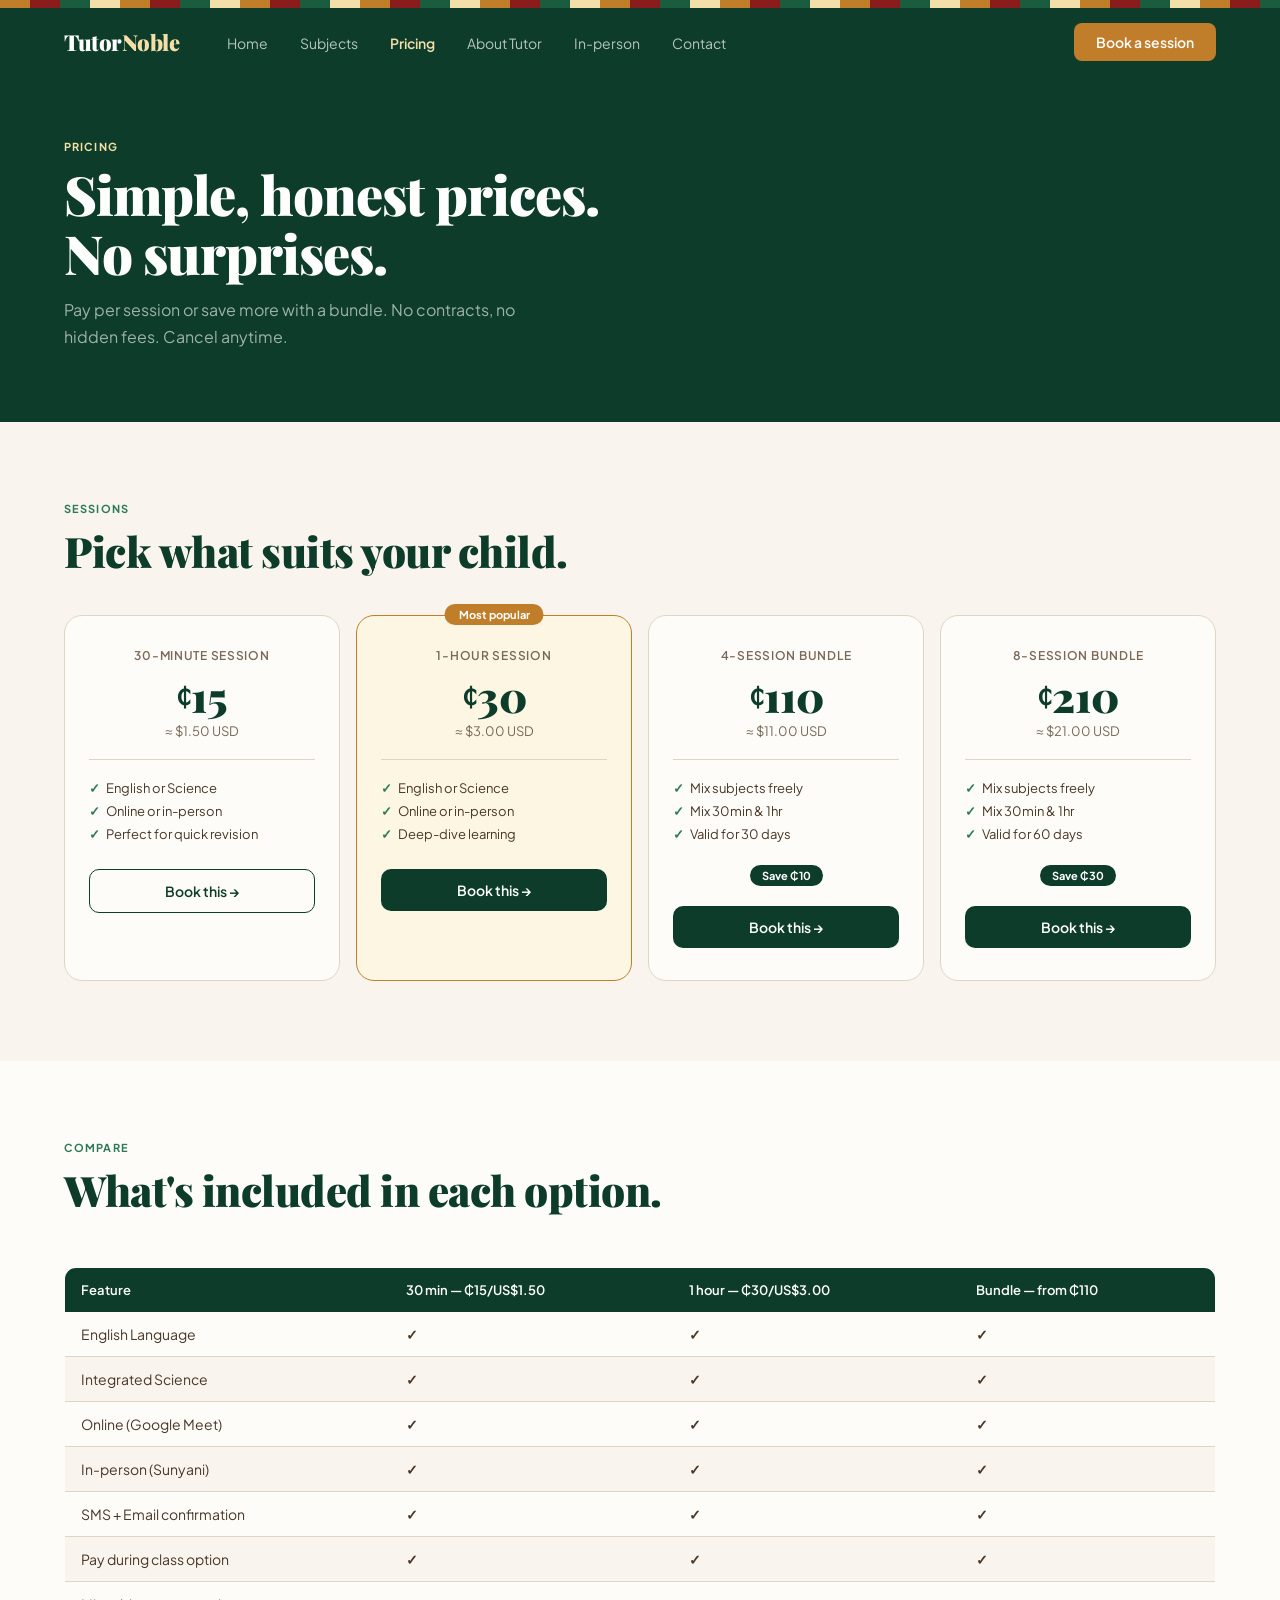
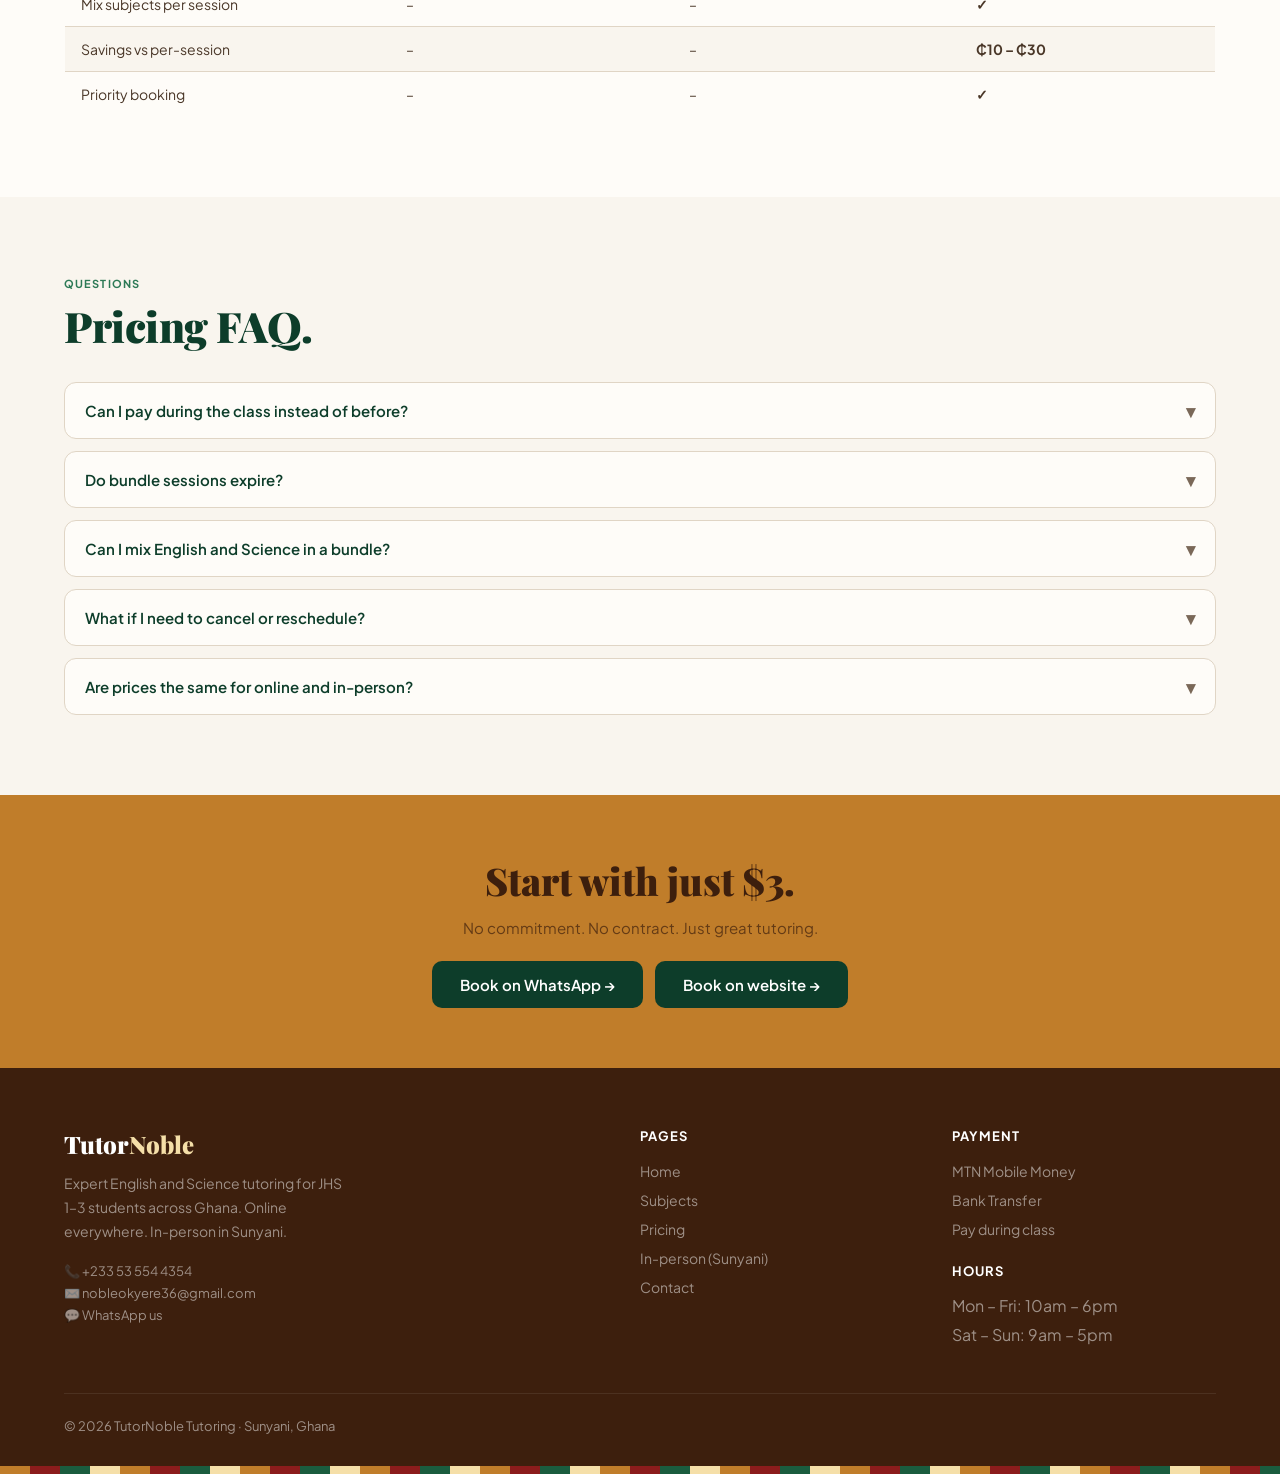
<file: pages/pricing.html>
<!DOCTYPE html>
<html lang="en">
<head>
<meta charset="UTF-8">
<meta name="viewport" content="width=device-width, initial-scale=1.0">
<title>Pricing — TutorNoble</title>
<meta name="description" content="Simple, honest tutoring prices. From ₵15 per session. Bundles available.">
<link rel="stylesheet" href="../css/global.css">
<link rel="stylesheet" href="../css/modal.css">
<style>
.page-hero{background:var(--forest);padding:64px 5vw 72px}
.page-hero h1{font-family:'Playfair Display',serif;font-size:clamp(32px,5vw,54px);font-weight:900;color:#fff;letter-spacing:-1px;line-height:1.1;margin-bottom:0.75rem}
.page-hero p{font-size:16px;color:rgba(255,255,255,0.6);max-width:480px;line-height:1.7}

.pricing-grid{display:grid;grid-template-columns:repeat(auto-fit,minmax(210px,1fr));gap:16px;margin-top:2.5rem}
.price-card{background:var(--warm-white);border:1.5px solid var(--border);border-radius:18px;padding:2rem 1.5rem;text-align:center;transition:border-color .2s,transform .2s;position:relative}
.price-card:hover{border-color:var(--forest-light);transform:translateY(-3px)}
.price-card.featured{border-color:var(--gold);background:var(--gold-pale)}
.popular-badge{position:absolute;top:-12px;left:50%;transform:translateX(-50%);background:var(--gold);color:#fff;font-size:11px;font-weight:700;padding:4px 14px;border-radius:100px;white-space:nowrap}
.price-label-sm{font-size:12px;font-weight:600;color:var(--text-soft);text-transform:uppercase;letter-spacing:0.06em;margin-bottom:0.75rem}
.price-big{font-family:'Playfair Display',serif;font-size:42px;font-weight:900;color:var(--forest);line-height:1}
.price-currency{font-size:24px;vertical-align:top;margin-top:8px;display:inline-block}
.price-usd{font-size:13px;color:var(--text-soft);margin-top:6px}
.price-divider{border:none;border-top:1px solid var(--border);margin:1.25rem 0}
.price-feature{font-size:13px;color:var(--text-mid);margin-bottom:7px;display:flex;align-items:center;gap:6px;text-align:left}
.price-feature::before{content:'✓';color:var(--forest-light);font-weight:700;flex-shrink:0}
.save-badge{display:inline-block;background:var(--forest);color:#fff;font-size:11px;font-weight:700;padding:4px 12px;border-radius:100px;margin-top:1rem}
.book-price-btn{width:100%;margin-top:1.25rem;background:var(--forest);color:#fff;border:none;padding:12px;border-radius:10px;font-size:14px;font-weight:600;font-family:'Plus Jakarta Sans',sans-serif;cursor:pointer;transition:background .2s}
.book-price-btn:hover{background:var(--forest-mid)}
.book-price-btn.outline{background:transparent;color:var(--forest);border:1.5px solid var(--forest)}
.book-price-btn.outline:hover{background:var(--mint-pale)}

.compare-table{width:100%;border-collapse:collapse;margin-top:2.5rem;border-radius:12px;overflow:hidden;border:1.5px solid var(--border)}
.compare-table th{background:var(--forest);color:#fff;padding:14px 16px;text-align:left;font-size:13px;font-weight:600}
.compare-table td{padding:13px 16px;font-size:14px;border-bottom:1px solid var(--border);color:var(--text-mid)}
.compare-table tr:last-child td{border-bottom:none}
.compare-table tr:nth-child(even) td{background:var(--cream)}
.check{color:var(--forest-light);font-weight:700}
.cross{color:#aaa}

.faq-list{display:flex;flex-direction:column;gap:12px;margin-top:2rem}
.faq-item{background:var(--warm-white);border:1.5px solid var(--border);border-radius:12px;overflow:hidden}
.faq-q{padding:1rem 1.25rem;font-size:15px;font-weight:600;color:var(--forest);cursor:pointer;display:flex;justify-content:space-between;align-items:center;gap:1rem}
.faq-arrow{font-size:18px;transition:transform .25s;color:var(--text-soft)}
.faq-a{font-size:14px;color:var(--text-soft);line-height:1.7;padding:0 1.25rem;max-height:0;overflow:hidden;transition:max-height .3s ease,padding .3s ease}
.faq-item.open .faq-a{max-height:200px;padding:0 1.25rem 1rem}
.faq-item.open .faq-arrow{transform:rotate(180deg)}
</style>
</head>
<body>
<div class="kente-strip"></div>
<nav id="site-nav"></nav>

<div class="page-hero">
  <div style="font-size:11px;font-weight:700;text-transform:uppercase;letter-spacing:0.1em;color:var(--gold-light);margin-bottom:0.75rem">Pricing</div>
  <h1>Simple, honest prices.<br>No surprises.</h1>
  <p>Pay per session or save more with a bundle. No contracts, no hidden fees. Cancel anytime.</p>
</div>

<!-- PRICING CARDS -->
<section style="background:var(--cream)">
  <div class="fade-up">
    <div class="section-tag">Sessions</div>
    <div class="section-title">Pick what suits your child.</div>
  </div>
  <div class="pricing-grid fade-up">
    <div class="price-card">
      <div class="price-label-sm">30-minute session</div>
      <div class="price-big"><span class="price-currency">₵</span>15</div>
      <div class="price-usd">≈ $1.50 USD</div>
      <hr class="price-divider">
      <div class="price-feature">English or Science</div>
      <div class="price-feature">Online or in-person</div>
      <div class="price-feature">Perfect for quick revision</div>
      <button class="book-price-btn outline" onclick="openModal()">Book this →</button>
    </div>
    <div class="price-card featured">
      <div class="popular-badge">Most popular</div>
      <div class="price-label-sm">1-hour session</div>
      <div class="price-big"><span class="price-currency">₵</span>30</div>
      <div class="price-usd">≈ $3.00 USD</div>
      <hr class="price-divider">
      <div class="price-feature">English or Science</div>
      <div class="price-feature">Online or in-person</div>
      <div class="price-feature">Deep-dive learning</div>
      <button class="book-price-btn" onclick="openModal()">Book this →</button>
    </div>
    <div class="price-card">
      <div class="price-label-sm">4-session bundle</div>
      <div class="price-big"><span class="price-currency">₵</span>110</div>
      <div class="price-usd">≈ $11.00 USD</div>
      <hr class="price-divider">
      <div class="price-feature">Mix subjects freely</div>
      <div class="price-feature">Mix 30min &amp; 1hr</div>
      <div class="price-feature">Valid for 30 days</div>
      <div class="save-badge">Save ₵10</div>
      <button class="book-price-btn" onclick="openModal()">Book this →</button>
    </div>
    <div class="price-card">
      <div class="price-label-sm">8-session bundle</div>
      <div class="price-big"><span class="price-currency">₵</span>210</div>
      <div class="price-usd">≈ $21.00 USD</div>
      <hr class="price-divider">
      <div class="price-feature">Mix subjects freely</div>
      <div class="price-feature">Mix 30min &amp; 1hr</div>
      <div class="price-feature">Valid for 60 days</div>
      <div class="save-badge">Save ₵30</div>
      <button class="book-price-btn" onclick="openModal()">Book this →</button>
    </div>
  </div>
</section>

<!-- COMPARISON TABLE -->
<section style="background:var(--warm-white)">
  <div class="fade-up">
    <div class="section-tag">Compare</div>
    <div class="section-title">What's included in each option.</div>
  </div>
  <div class="fade-up" style="overflow-x:auto">
    <table class="compare-table">
      <thead>
        <tr>
          <th>Feature</th>
          <th>30 min — ₵15/US$1.50</th>
          <th>1 hour — ₵30/US$3.00</th>
          <th>Bundle — from ₵110</th>
        </tr>
      </thead>
      <tbody>
        <tr><td>English Language</td><td class="check">✓</td><td class="check">✓</td><td class="check">✓</td></tr>
        <tr><td>Integrated Science</td><td class="check">✓</td><td class="check">✓</td><td class="check">✓</td></tr>
        <tr><td>Online (Google Meet)</td><td class="check">✓</td><td class="check">✓</td><td class="check">✓</td></tr>
        <tr><td>In-person (Sunyani)</td><td class="check">✓</td><td class="check">✓</td><td class="check">✓</td></tr>
        <tr><td>SMS + Email confirmation</td><td class="check">✓</td><td class="check">✓</td><td class="check">✓</td></tr>
        <tr><td>Pay during class option</td><td class="check">✓</td><td class="check">✓</td><td class="check">✓</td></tr>
        <tr><td>Mix subjects per session</td><td class="cross">–</td><td class="cross">–</td><td class="check">✓</td></tr>
        <tr><td>Savings vs per-session</td><td class="cross">–</td><td class="cross">–</td><td class="check">₵10 – ₵30</td></tr>
        <tr><td>Priority booking</td><td class="cross">–</td><td class="cross">–</td><td class="check">✓</td></tr>
      </tbody>
    </table>
  </div>
</section>

<!-- FAQ -->
<section style="background:var(--cream)">
  <div class="fade-up">
    <div class="section-tag">Questions</div>
    <div class="section-title">Pricing FAQ.</div>
  </div>
  <div class="faq-list fade-up">
    <div class="faq-item">
      <div class="faq-q" onclick="toggleFaq(this)">Can I pay during the class instead of before? <span class="faq-arrow">▾</span></div>
      <div class="faq-a">Yes — absolutely. When booking, simply select "Pay during class" and your spot is fully reserved. You settle with the tutor directly at the start of the session, cash or MoMo both welcome.</div>
    </div>
    <div class="faq-item">
      <div class="faq-q" onclick="toggleFaq(this)">Do bundle sessions expire? <span class="faq-arrow">▾</span></div>
      <div class="faq-a">4-session bundles are valid for 30 days from purchase. 8-session bundles are valid for 60 days. If you need an extension for any reason, just contact us — we're flexible.</div>
    </div>
    <div class="faq-item">
      <div class="faq-q" onclick="toggleFaq(this)">Can I mix English and Science in a bundle? <span class="faq-arrow">▾</span></div>
      <div class="faq-a">Yes! Bundle sessions can be split freely between English and Science across any grade level (JHS 1, 2 or 3). You can also mix 30-minute and 1-hour sessions within a bundle.</div>
    </div>
    <div class="faq-item">
      <div class="faq-q" onclick="toggleFaq(this)">What if I need to cancel or reschedule? <span class="faq-arrow">▾</span></div>
      <div class="faq-a">No problem — just contact us at least 3 hours before the session and we'll reschedule at no charge. Cancellations within 3 hours of the session may use one bundle credit.</div>
    </div>
    <div class="faq-item">
      <div class="faq-q" onclick="toggleFaq(this)">Are prices the same for online and in-person? <span class="faq-arrow">▾</span></div>
      <div class="faq-a">Yes — the same price applies whether you book online or in-person. T&Cs apply to in-person sessions.</div>
    </div>
  </div>
</section>

<section style="background:var(--gold);padding:60px 5vw;text-align:center">
  <div class="fade-up">
    <div style="font-family:'Playfair Display',serif;font-size:clamp(24px,3.5vw,38px);font-weight:900;color:var(--cocoa);margin-bottom:0.75rem">Start with just $3.</div>
    <p style="font-size:15px;color:rgba(61,31,13,0.7);margin-bottom:1.5rem">No commitment. No contract. Just great tutoring.</p>
    <div style="display:flex;gap:12px;justify-content:center;flex-wrap:wrap">
       <a style="display:flex;gap:12px;justify-content:center;flex-wrap:wrap" href="https://wa.me/233535544354?text=Hi%2C%20I%27d%20like%20to%20book%20an%20TutorNoble%20session"
   class="btn-forest" target="_blank">
  Book on WhatsApp →
</a>
      <a href="#" class="btn-forest" onclick="openModal();return false">Book on website →</a>
    </div>
  </div>
</section>

<footer id="site-footer"></footer>
<div class="kente-strip"></div>
<div id="site-modal"></div>
<script src="../js/main.js?v=2"></script>
<script src="../js/layout.js?v=2"></script>
<script>
injectLayout('../');
function toggleFaq(el) {
  el.parentNode.classList.toggle('open');
}
</script>
</body>
</html>
</file>
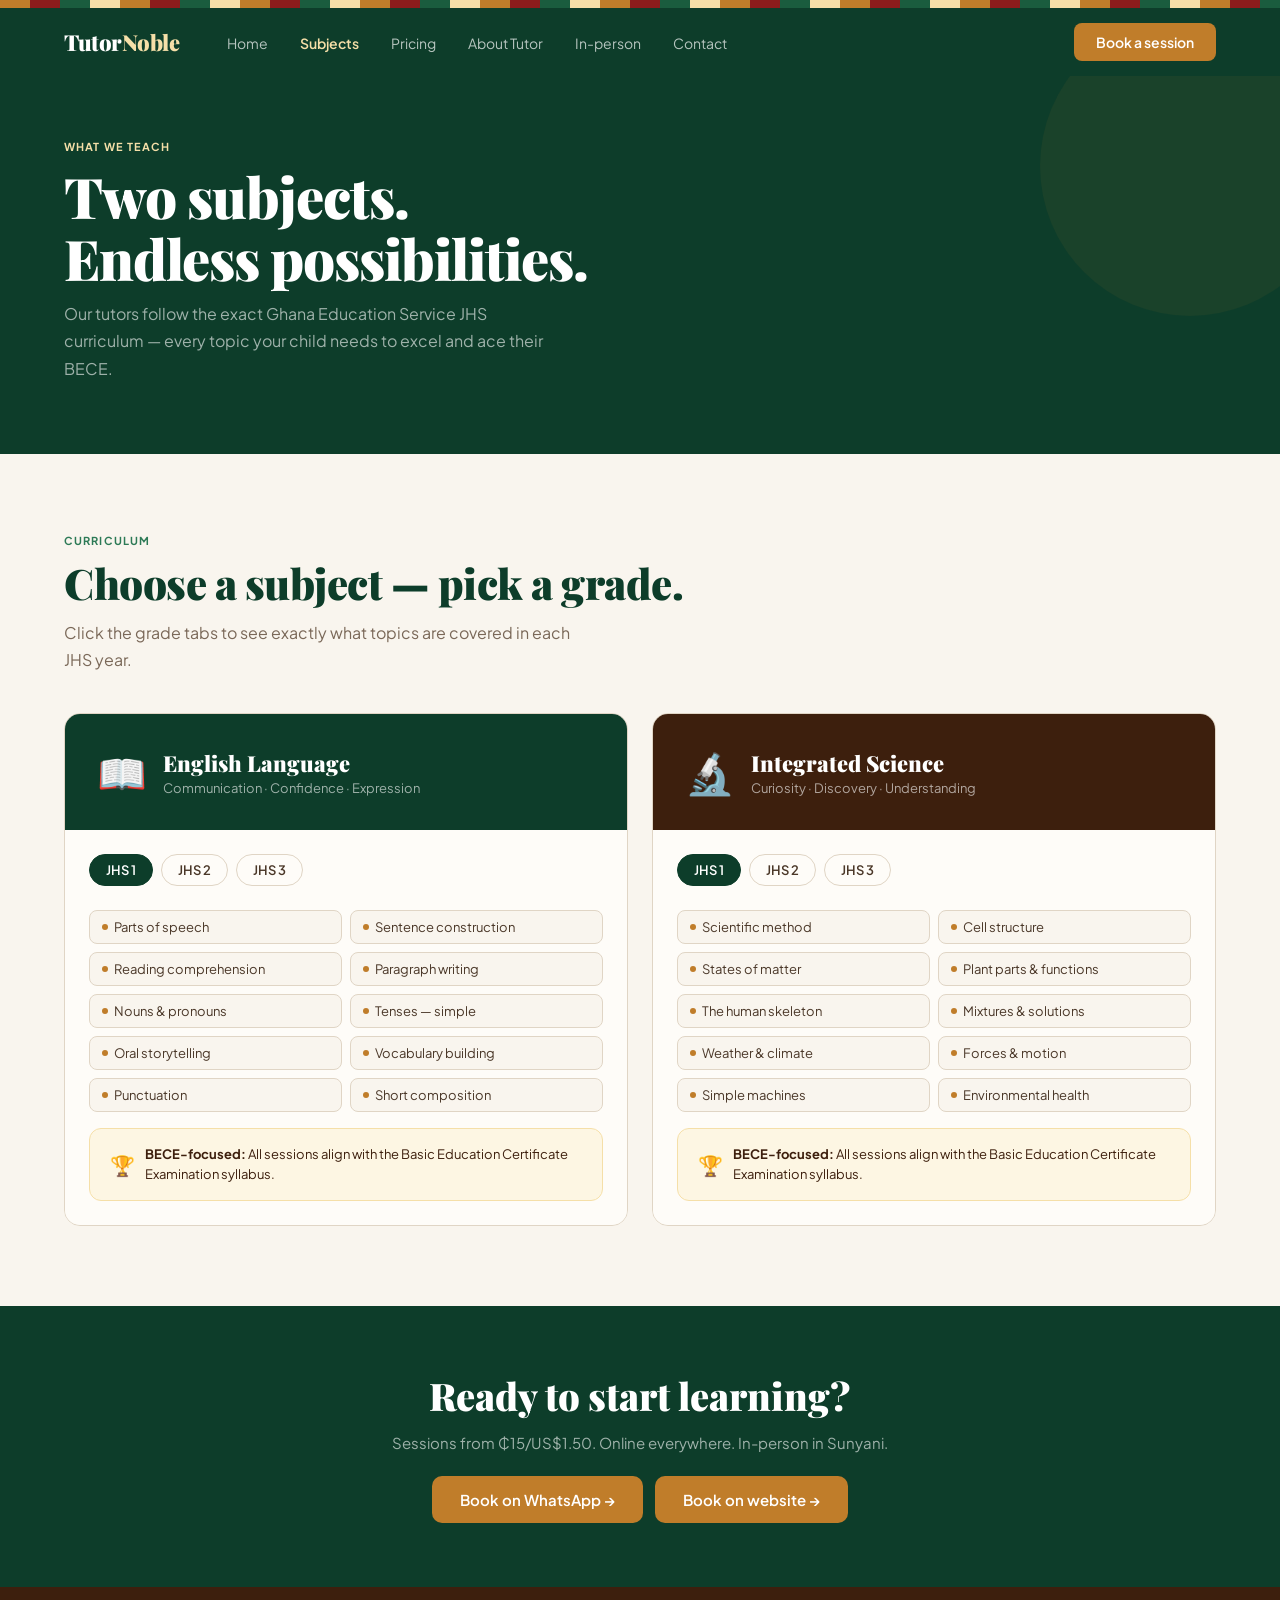
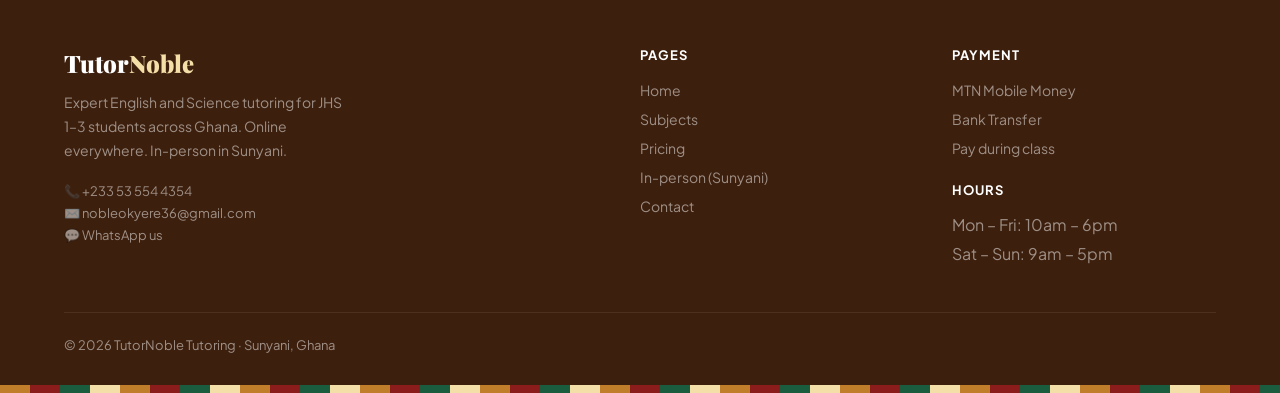
<file: pages/subjects.html>
<!DOCTYPE html>
<html lang="en">
<head>
<meta charset="UTF-8">
<meta name="viewport" content="width=device-width, initial-scale=1.0">
<title>Subjects — TutorNoble</title>
<meta name="description" content="Full English and Integrated Science curriculum for JHS 1, 2 and 3 students in Ghana.">
<link rel="stylesheet" href="../css/global.css">
<link rel="stylesheet" href="../css/modal.css">
<style>
.page-hero{background:var(--forest);padding:64px 5vw 72px;position:relative;overflow:hidden}
.page-hero::after{content:'';position:absolute;right:-60px;top:-60px;width:300px;height:300px;border-radius:50%;background:rgba(192,125,42,0.07)}
.page-hero-tag{font-size:11px;font-weight:700;text-transform:uppercase;letter-spacing:0.1em;color:var(--gold-light);margin-bottom:0.75rem}
.page-hero h1{font-family:'Playfair Display',serif;font-size:clamp(32px,5vw,56px);font-weight:900;color:#fff;letter-spacing:-1px;line-height:1.1;margin-bottom:0.75rem}
.page-hero p{font-size:16px;color:rgba(255,255,255,0.6);max-width:500px;line-height:1.7}

.subject-hero-grid{display:grid;grid-template-columns:1fr 1fr;gap:24px;margin-top:3rem}
.subj-banner{border-radius:16px;overflow:hidden;border:1.5px solid var(--border)}
.subj-banner-top{padding:2rem;display:flex;align-items:center;gap:1rem}
.subj-emoji{font-size:40px}
.subj-banner-name{font-family:'Playfair Display',serif;font-size:22px;font-weight:900;color:#fff}
.subj-banner-sub{font-size:13px;color:rgba(255,255,255,0.6);margin-top:2px}
.subj-banner-body{background:var(--warm-white);padding:1.5rem}

.grade-tabs{display:flex;gap:8px;margin-bottom:1.5rem;flex-wrap:wrap}
.grade-tab{padding:7px 16px;border-radius:100px;border:1.5px solid var(--border);font-size:13px;font-weight:600;color:var(--text-mid);cursor:pointer;background:var(--warm-white);transition:all .2s}
.grade-tab.active,.grade-tab:hover{background:var(--forest);color:#fff;border-color:var(--forest)}

.topic-grid{display:none;grid-template-columns:1fr 1fr;gap:8px}
.topic-grid.active{display:grid}
.topic-chip{background:var(--cream);border:1px solid var(--border);border-radius:8px;padding:8px 12px;font-size:13px;color:var(--text-mid);display:flex;align-items:center;gap:6px}
.topic-chip::before{content:'';width:6px;height:6px;border-radius:50%;background:var(--gold);flex-shrink:0}

.bece-strip{background:var(--gold-pale);border:1.5px solid var(--gold-light);border-radius:12px;padding:1rem 1.25rem;display:flex;align-items:center;gap:10px;margin-top:1rem}
.bece-strip-text{font-size:13px;color:var(--cocoa);line-height:1.5}

@media(max-width:768px){.subject-hero-grid{grid-template-columns:1fr}.topic-grid{grid-template-columns:1fr}}
</style>
</head>
<body>
<div class="kente-strip"></div>
<nav id="site-nav"></nav>

<div class="page-hero">
  <div class="page-hero-tag">What we teach</div>
  <h1>Two subjects.<br>Endless possibilities.</h1>
  <p>Our tutors follow the exact Ghana Education Service JHS curriculum — every topic your child needs to excel and ace their BECE.</p>
</div>

<section style="background:var(--cream)">
  <div class="fade-up">
    <div class="section-tag">Curriculum</div>
    <div class="section-title">Choose a subject — pick a grade.</div>
    <p class="section-sub">Click the grade tabs to see exactly what topics are covered in each JHS year.</p>
  </div>

  <div class="subject-hero-grid fade-up" style="margin-top:2.5rem">

    <!-- ENGLISH -->
    <div class="subj-banner">
      <div class="subj-banner-top" style="background:var(--forest)">
        <div class="subj-emoji">📖</div>
        <div>
          <div class="subj-banner-name">English Language</div>
          <div class="subj-banner-sub">Communication · Confidence · Expression</div>
        </div>
      </div>
      <div class="subj-banner-body">
        <div class="grade-tabs">
          <div class="grade-tab active" onclick="switchGrade('eng',1,this)">JHS 1</div>
          <div class="grade-tab" onclick="switchGrade('eng',2,this)">JHS 2</div>
          <div class="grade-tab" onclick="switchGrade('eng',3,this)">JHS 3</div>
        </div>
        <div class="topic-grid active" id="eng-1">
          <div class="topic-chip">Parts of speech</div>
          <div class="topic-chip">Sentence construction</div>
          <div class="topic-chip">Reading comprehension</div>
          <div class="topic-chip">Paragraph writing</div>
          <div class="topic-chip">Nouns &amp; pronouns</div>
          <div class="topic-chip">Tenses — simple</div>
          <div class="topic-chip">Oral storytelling</div>
          <div class="topic-chip">Vocabulary building</div>
          <div class="topic-chip">Punctuation</div>
          <div class="topic-chip">Short composition</div>
        </div>
        <div class="topic-grid" id="eng-2">
          <div class="topic-chip">Essay writing types</div>
          <div class="topic-chip">Letter writing</div>
          <div class="topic-chip">Figures of speech</div>
          <div class="topic-chip">Comprehension passages</div>
          <div class="topic-chip">Tenses — continuous</div>
          <div class="topic-chip">Reported speech</div>
          <div class="topic-chip">Debate &amp; discussion</div>
          <div class="topic-chip">Synonyms &amp; antonyms</div>
          <div class="topic-chip">Speech sounds</div>
          <div class="topic-chip">Literature — prose</div>
        </div>
        <div class="topic-grid" id="eng-3">
          <div class="topic-chip">BECE essay formats</div>
          <div class="topic-chip">Formal &amp; informal letters</div>
          <div class="topic-chip">Summary writing</div>
          <div class="topic-chip">Comprehension — timed</div>
          <div class="topic-chip">Advanced grammar</div>
          <div class="topic-chip">Oral exam prep</div>
          <div class="topic-chip">Literature — poetry</div>
          <div class="topic-chip">Argumentative writing</div>
          <div class="topic-chip">Past BECE questions</div>
          <div class="topic-chip">Exam techniques</div>
        </div>
        <div class="bece-strip">
          <span style="font-size:20px">🏆</span>
          <div class="bece-strip-text"><strong>BECE-focused:</strong> All sessions align with the Basic Education Certificate Examination syllabus.</div>
        </div>
      </div>
    </div>

    <!-- SCIENCE -->
    <div class="subj-banner">
      <div class="subj-banner-top" style="background:var(--cocoa)">
        <div class="subj-emoji">🔬</div>
        <div>
          <div class="subj-banner-name">Integrated Science</div>
          <div class="subj-banner-sub">Curiosity · Discovery · Understanding</div>
        </div>
      </div>
      <div class="subj-banner-body">
        <div class="grade-tabs">
          <div class="grade-tab active" onclick="switchGrade('sci',1,this)">JHS 1</div>
          <div class="grade-tab" onclick="switchGrade('sci',2,this)">JHS 2</div>
          <div class="grade-tab" onclick="switchGrade('sci',3,this)">JHS 3</div>
        </div>
        <div class="topic-grid active" id="sci-1">
          <div class="topic-chip">Scientific method</div>
          <div class="topic-chip">Cell structure</div>
          <div class="topic-chip">States of matter</div>
          <div class="topic-chip">Plant parts &amp; functions</div>
          <div class="topic-chip">The human skeleton</div>
          <div class="topic-chip">Mixtures &amp; solutions</div>
          <div class="topic-chip">Weather &amp; climate</div>
          <div class="topic-chip">Forces &amp; motion</div>
          <div class="topic-chip">Simple machines</div>
          <div class="topic-chip">Environmental health</div>
        </div>
        <div class="topic-grid" id="sci-2">
          <div class="topic-chip">Photosynthesis</div>
          <div class="topic-chip">Digestive system</div>
          <div class="topic-chip">Acids &amp; bases</div>
          <div class="topic-chip">Periodic table basics</div>
          <div class="topic-chip">Electricity — circuits</div>
          <div class="topic-chip">Sound &amp; light</div>
          <div class="topic-chip">Reproduction in plants</div>
          <div class="topic-chip">Rocks &amp; minerals</div>
          <div class="topic-chip">Pollution &amp; ecology</div>
          <div class="topic-chip">Chemical changes</div>
        </div>
        <div class="topic-grid" id="sci-3">
          <div class="topic-chip">Human reproduction</div>
          <div class="topic-chip">Genetics — basics</div>
          <div class="topic-chip">Chemical reactions</div>
          <div class="topic-chip">Energy types</div>
          <div class="topic-chip">Electromagnetic spectrum</div>
          <div class="topic-chip">Ecosystems</div>
          <div class="topic-chip">Atomic structure</div>
          <div class="topic-chip">Newton's laws</div>
          <div class="topic-chip">Past BECE questions</div>
          <div class="topic-chip">Exam techniques</div>
        </div>
        <div class="bece-strip">
          <span style="font-size:20px">🏆</span>
          <div class="bece-strip-text"><strong>BECE-focused:</strong> All sessions align with the Basic Education Certificate Examination syllabus.</div>
        </div>
      </div>
    </div>
  </div>
</section>

<!-- CTA -->
<section style="background:var(--forest);padding:64px 5vw;text-align:center">
  <div class="fade-up">
    <div style="font-family:'Playfair Display',serif;font-size:clamp(24px,3.5vw,38px);font-weight:900;color:#fff;margin-bottom:0.75rem">Ready to start learning?</div>
    <p style="font-size:15px;color:rgba(255,255,255,0.6);margin-bottom:1.5rem">Sessions from ₵15/US$1.50. Online everywhere. In-person in Sunyani.</p>
    <div style="display:flex;gap:12px;justify-content:center;flex-wrap:wrap">
       <a style="display:flex;gap:12px;justify-content:center;flex-wrap:wrap" href="https://wa.me/233535544354?text=Hi%2C%20I%27d%20like%20to%20book%20an%20TutorNoble%20session"
   class="btn-gold" target="_blank">
  Book on WhatsApp →
</a>
      <a href="#" class="btn-gold" onclick="openModal();return false">Book on website →</a>
    </div>
  </div>
</section>

<footer id="site-footer"></footer>
<div class="kente-strip"></div>
<div id="site-modal"></div>
<script src="../js/main.js?v=2"></script>
<script src="../js/layout.js?v=2"></script>
<script>
injectLayout('../');
function switchGrade(subj, num, tab) {
  tab.parentNode.querySelectorAll('.grade-tab').forEach(t => t.classList.remove('active'));
  tab.classList.add('active');
  [1,2,3].forEach(n => {
    const el = document.getElementById(subj+'-'+n);
    if(el) el.className = 'topic-grid' + (n===num?' active':'');
  });
}
</script>
</body>
</html>
</file>
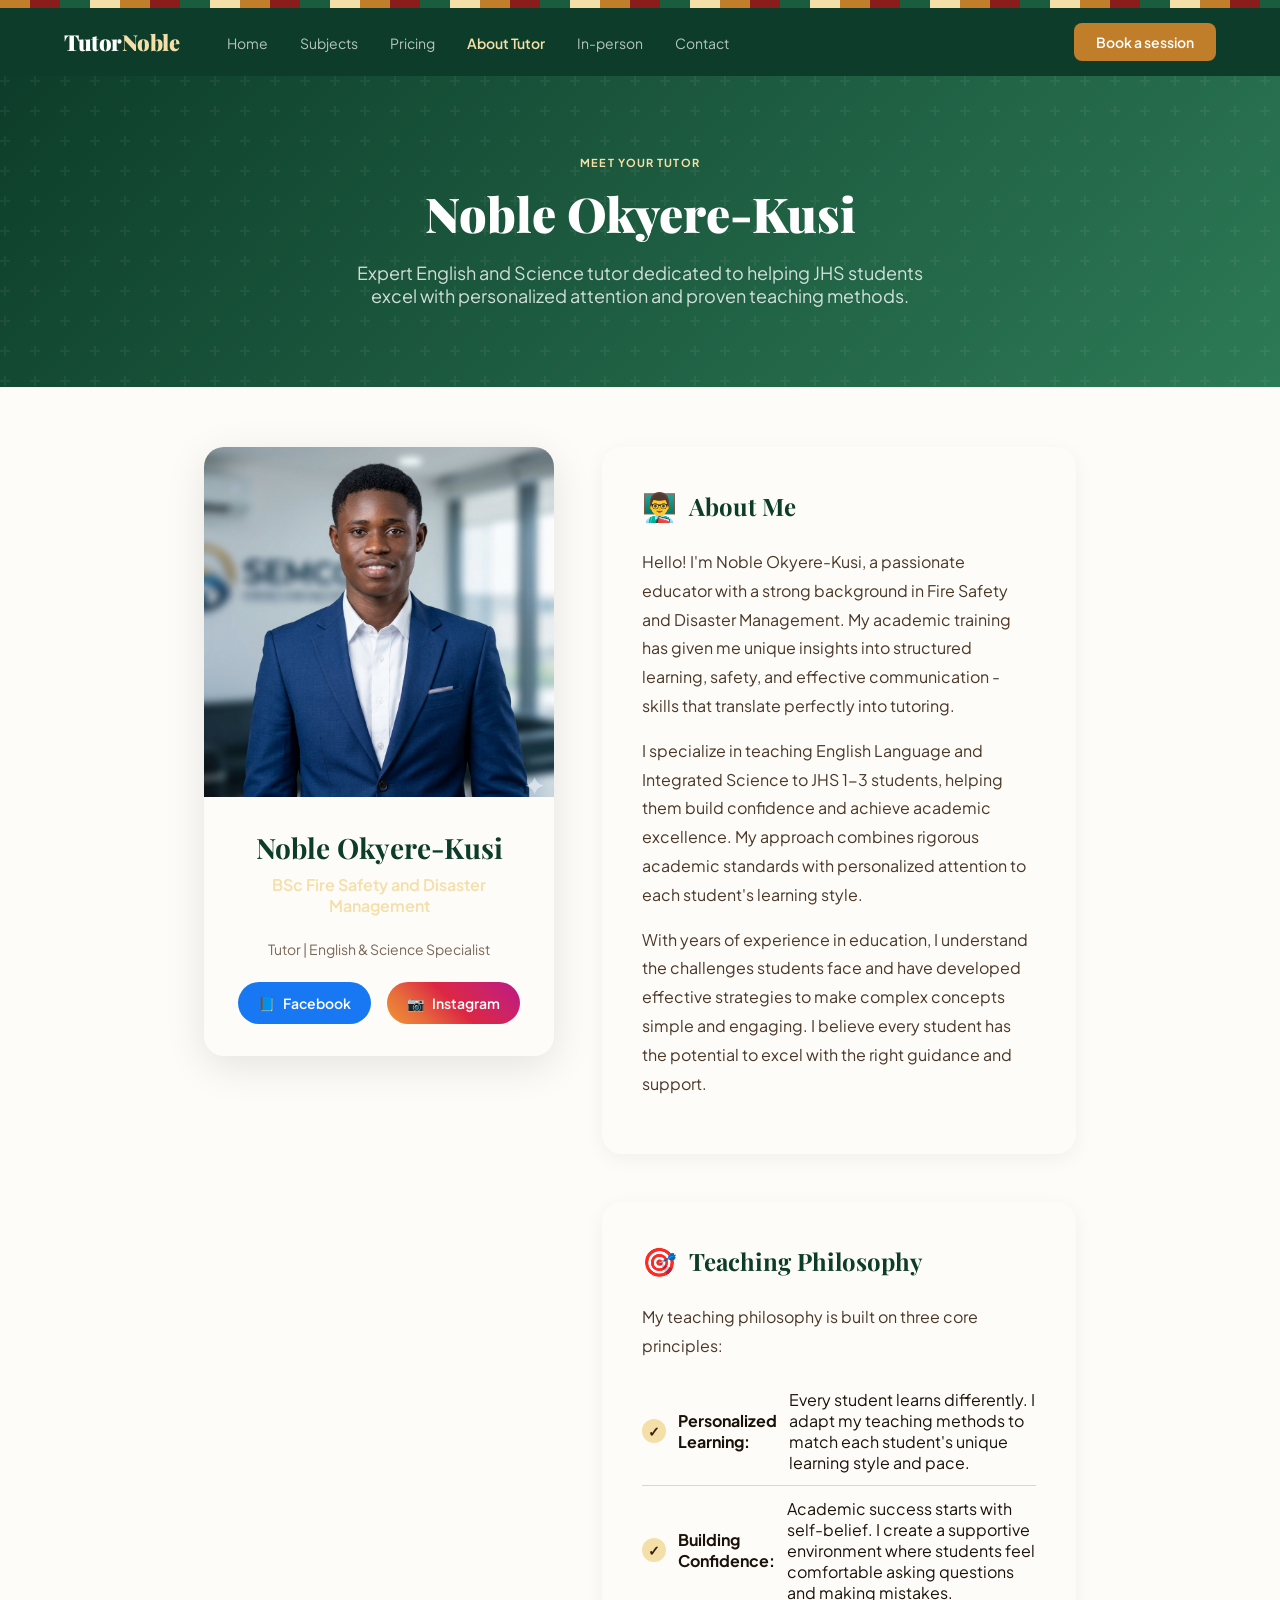
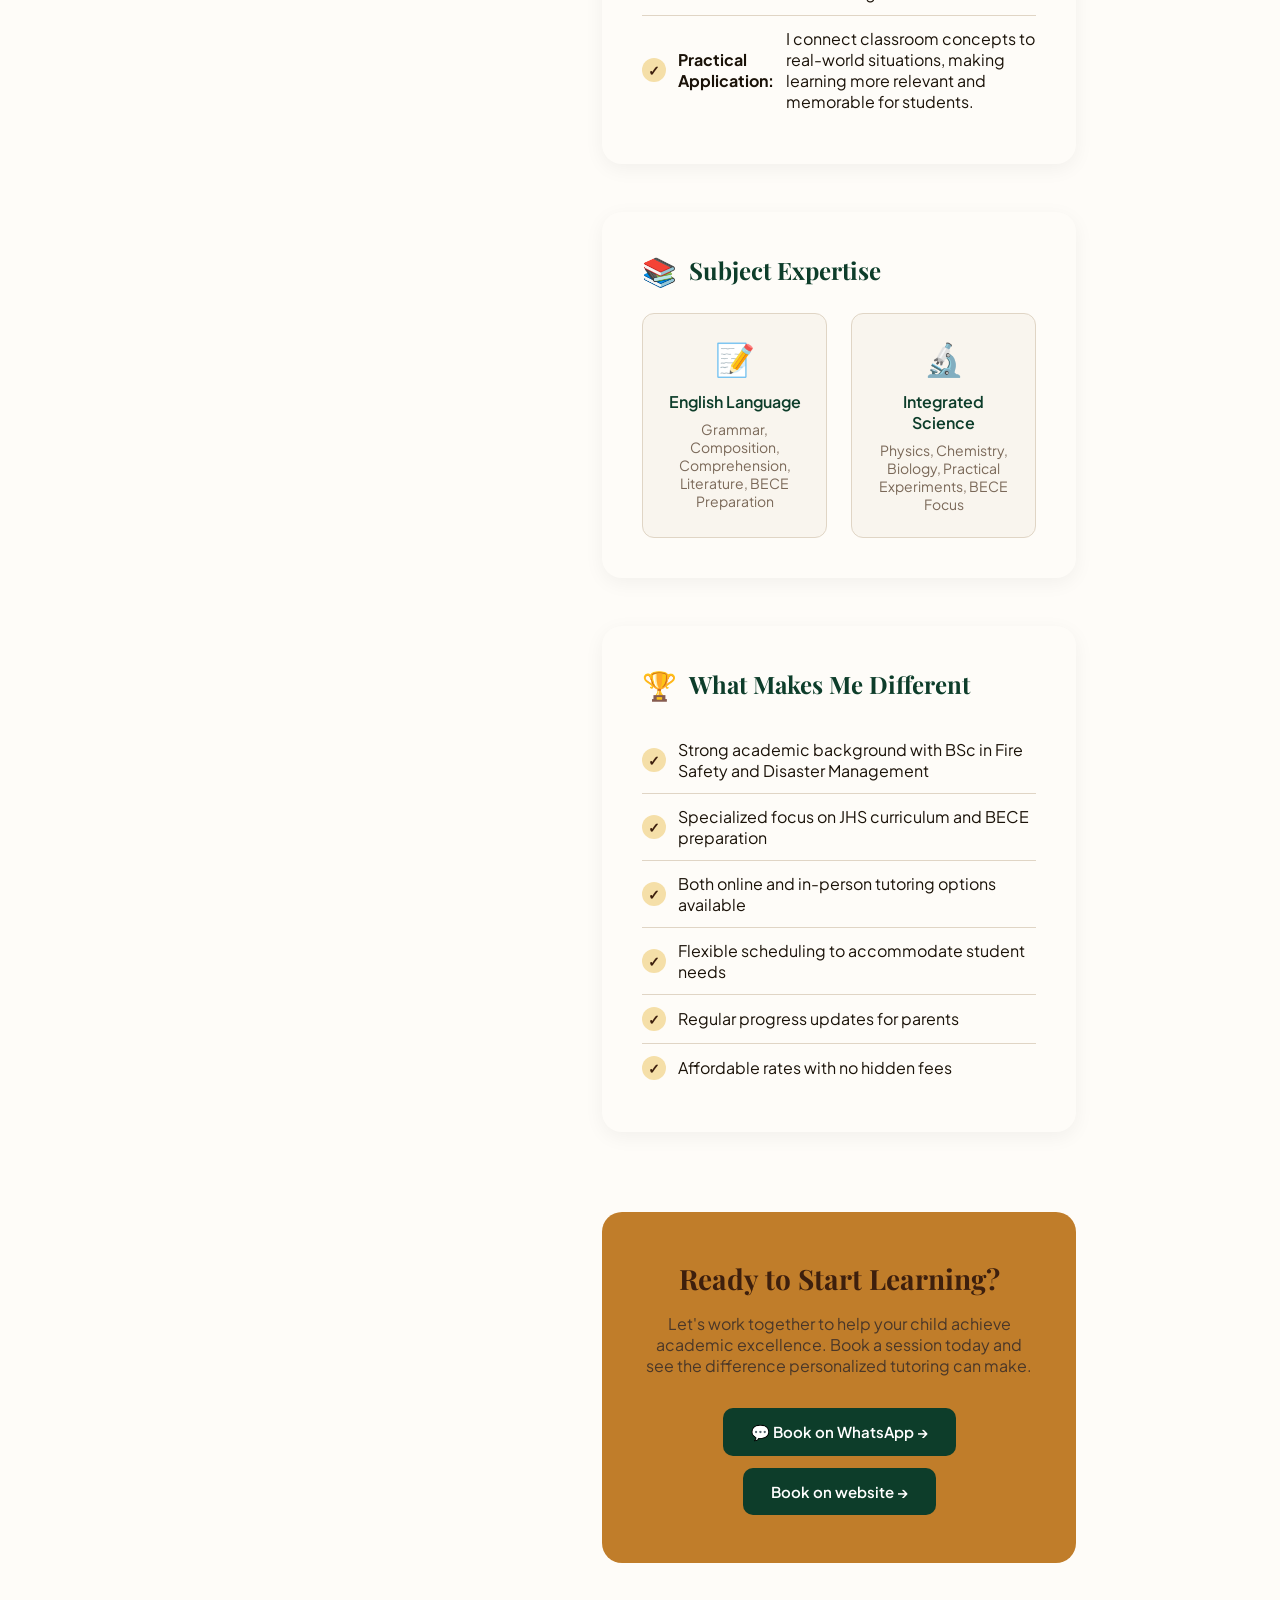
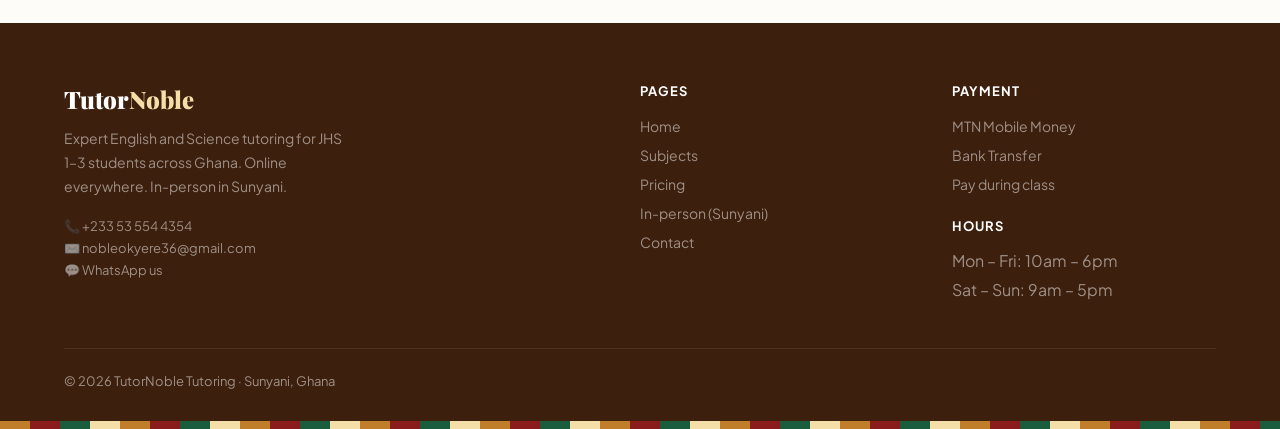
<file: pages/tutor.html>
<!DOCTYPE html>
<html lang="en">
<head>
  <meta charset="UTF-8">
  <meta name="viewport" content="width=device-width, initial-scale=1.0">
  <title>About Your Tutor — TutorNoble</title>
  <meta name="description" content="Meet Noble Okyere-Kusi, your expert English and Science tutor with BSc Fire Safety and Disaster Management. Professional tutoring for JHS students in Ghana.">
  <link rel="stylesheet" href="../css/global.css">
  <link rel="stylesheet" href="../css/modal.css">
  <style>
    .tutor-hero {
      background: linear-gradient(135deg, var(--forest) 0%, var(--forest-light) 100%);
      color: #fff;
      padding: 80px 5vw;
      text-align: center;
      position: relative;
      overflow: hidden;
    }
    .tutor-hero::before {
      content: '';
      position: absolute;
      top: 0;
      left: 0;
      right: 0;
      bottom: 0;
      background: url("data:image/svg+xml,%3Csvg width='60' height='60' viewBox='0 0 60 60' xmlns='http://www.w3.org/2000/svg'%3E%3Cg fill='none' fill-rule='evenodd'%3E%3Cg fill='%23ffffff' fill-opacity='0.05'%3E%3Cpath d='M36 34v-4h-2v4h-4v2h4v4h2v-4h4v-2h-4zm0-30V0h-2v4h-4v2h4v4h2V6h4V4h-4zM6 34v-4H4v4H0v2h4v4h2v-4h4v-2H6zM6 4V0H4v4H0v2h4v4h2V6h4V4H6z'/%3E%3C/g%3E%3C/g%3E%3C/svg%3E");
    }
    .tutor-hero-content {
      position: relative;
      z-index: 1;
    }
    .tutor-profile-grid {
      display: grid;
      grid-template-columns: 350px 1fr;
      gap: 3rem;
      max-width: 1000px;
      margin: 0 auto;
      align-items: start;
    }
    .tutor-photo-card {
      background: var(--warm-white);
      border-radius: 20px;
      overflow: hidden;
      box-shadow: 0 10px 40px rgba(0,0,0,0.1);
      text-align: center;
      position: sticky;
      top: 100px;
    }
    .tutor-photo {
      width: 100%;
      height: 350px;
      background: linear-gradient(135deg, var(--gold-light) 0%, var(--gold) 100%);
      display: flex;
      align-items: center;
      justify-content: center;
      position: relative;
      overflow: hidden;
    }
    .tutor-photo img {
      width: 100%;
      height: 100%;
      object-fit: cover;
      object-position: center;
    }
    .tutor-name-card {
      padding: 2rem;
    }
    .tutor-name-card h2 {
      font-family: 'Playfair Display', serif;
      font-size: 28px;
      font-weight: 700;
      color: var(--forest);
      margin-bottom: 0.5rem;
    }
    .tutor-qualification {
      color: var(--gold-light);
      font-weight: 600;
      font-size: 16px;
      margin-bottom: 1.5rem;
    }
    .social-links {
      display: flex;
      gap: 1rem;
      justify-content: center;
      margin-top: 1.5rem;
    }
    .social-link {
      display: inline-flex;
      align-items: center;
      gap: 0.5rem;
      padding: 0.75rem 1.25rem;
      border-radius: 25px;
      text-decoration: none;
      font-weight: 600;
      font-size: 14px;
      transition: all 0.2s;
    }
    .social-facebook {
      background: #1877f2;
      color: #fff;
    }
    .social-facebook:hover {
      background: #166fe5;
      transform: translateY(-2px);
    }
    .social-instagram {
      background: linear-gradient(45deg, #f09433 0%, #e6683c 25%, #dc2743 50%, #cc2366 75%, #bc1888 100%);
      color: #fff;
    }
    .social-instagram:hover {
      transform: translateY(-2px);
      box-shadow: 0 5px 15px rgba(225, 48, 108, 0.3);
    }
    .tutor-content {
      display: flex;
      flex-direction: column;
      gap: 3rem;
    }
    .tutor-section {
      background: var(--warm-white);
      border-radius: 20px;
      padding: 2.5rem;
      box-shadow: 0 5px 20px rgba(0,0,0,0.05);
    }
    .tutor-section h3 {
      font-family: 'Playfair Display', serif;
      font-size: 24px;
      font-weight: 700;
      color: var(--forest);
      margin-bottom: 1.5rem;
      display: flex;
      align-items: center;
      gap: 0.75rem;
    }
    .tutor-section h3 .icon {
      font-size: 28px;
    }
    .tutor-section p {
      line-height: 1.8;
      color: var(--text-mid);
      margin-bottom: 1rem;
    }
    .tutor-section ul {
      list-style: none;
      padding: 0;
    }
    .tutor-section li {
      padding: 0.75rem 0;
      border-bottom: 1px solid var(--border);
      display: flex;
      align-items: center;
      gap: 0.75rem;
    }
    .tutor-section li:last-child {
      border-bottom: none;
    }
    .tutor-section li::before {
      content: '✓';
      display: inline-flex;
      align-items: center;
      justify-content: center;
      width: 24px;
      height: 24px;
      background: var(--gold-light);
      color: var(--cocoa);
      border-radius: 50%;
      font-size: 14px;
      font-weight: 700;
      flex-shrink: 0;
    }
    .expertise-grid {
      display: grid;
      grid-template-columns: repeat(2, 1fr);
      gap: 1.5rem;
      margin-top: 1.5rem;
    }
    .expertise-item {
      background: var(--cream);
      padding: 1.5rem;
      border-radius: 12px;
      border: 1.5px solid var(--border);
      text-align: center;
    }
    .expertise-icon {
      font-size: 32px;
      margin-bottom: 0.75rem;
    }
    .expertise-title {
      font-weight: 600;
      color: var(--forest);
      margin-bottom: 0.5rem;
    }
    .expertise-desc {
      font-size: 14px;
      color: var(--text-soft);
    }
    .cta-tutor {
      background: var(--gold);
      padding: 3rem 2.5rem;
      text-align: center;
      border-radius: 20px;
      margin-top: 2rem;
    }
    .cta-tutor h3 {
      font-family: 'Playfair Display', serif;
      font-size: 28px;
      font-weight: 700;
      color: var(--cocoa);
      margin-bottom: 1rem;
    }
    .cta-tutor p {
      color: var(--text-mid);
      margin-bottom: 2rem;
      font-size: 16px;
    }
    @media (max-width: 768px) {
      .tutor-profile-grid {
        grid-template-columns: 1fr;
        gap: 2rem;
      }
      .tutor-photo-card {
        position: static;
      }
      .expertise-grid {
        grid-template-columns: 1fr;
      }
      .tutor-section {
        padding: 2rem 1.5rem;
      }
    }
  </style>
</head>
<body>
<div class="kente-strip"></div>
<nav id="site-nav"></nav>

<div class="tutor-hero">
  <div class="tutor-hero-content fade-up">
    <div style="font-size:11px;font-weight:700;text-transform:uppercase;letter-spacing:0.1em;color:var(--gold-light);margin-bottom:0.75rem">Meet Your Tutor</div>
    <h1 style="font-family:'Playfair Display',serif;font-size:clamp(32px,5vw,48px);font-weight:900;margin-bottom:1rem">Noble Okyere-Kusi</h1>
    <p style="font-size:18px;color:rgba(255,255,255,0.8);max-width:600px;margin:0 auto">Expert English and Science tutor dedicated to helping JHS students excel with personalized attention and proven teaching methods.</p>
  </div>
</div>

<div class="tutor-profile-grid" style="padding:60px 5vw">
  <div class="tutor-photo-card fade-up" style="transition-delay:.1s">
    <div class="tutor-photo">
      <img src="tutor-profile.png" alt="Noble Okyere-Kusi - Tutor Profile">
    </div>
    <div class="tutor-name-card">
      <h2>Noble Okyere-Kusi</h2>
      <div class="tutor-qualification">BSc Fire Safety and Disaster Management</div>
      <div style="color:var(--text-soft);font-size:14px;margin-bottom:1rem">Tutor | English & Science Specialist</div>
      
      <div class="social-links">
        <a href="https://www.facebook.com/share/15qAMnrV1vY/?mibextid=wwXIfr" target="_blank" class="social-link social-facebook">
          <span>📘</span> Facebook
        </a>
        <a href="https://www.instagram.com/nobleman163?igsh=MW04eWc4MW4ybDgxMw%3D%3D&utm_source=qr" target="_blank" class="social-link social-instagram">
          <span>📷</span> Instagram
        </a>
      </div>
    </div>
  </div>

  <div class="tutor-content">
    <div class="tutor-section fade-up" style="transition-delay:.2s">
      <h3><span class="icon">👨‍🏫</span> About Me</h3>
      <p>Hello! I'm Noble Okyere-Kusi, a passionate educator with a strong background in Fire Safety and Disaster Management. My academic training has given me unique insights into structured learning, safety, and effective communication - skills that translate perfectly into tutoring.</p>
      <p>I specialize in teaching English Language and Integrated Science to JHS 1-3 students, helping them build confidence and achieve academic excellence. My approach combines rigorous academic standards with personalized attention to each student's learning style.</p>
      <p>With years of experience in education, I understand the challenges students face and have developed effective strategies to make complex concepts simple and engaging. I believe every student has the potential to excel with the right guidance and support.</p>
    </div>

    <div class="tutor-section fade-up" style="transition-delay:.3s">
      <h3><span class="icon">🎯</span> Teaching Philosophy</h3>
      <p>My teaching philosophy is built on three core principles:</p>
      <ul>
        <li><strong>Personalized Learning:</strong> Every student learns differently. I adapt my teaching methods to match each student's unique learning style and pace.</li>
        <li><strong>Building Confidence:</strong> Academic success starts with self-belief. I create a supportive environment where students feel comfortable asking questions and making mistakes.</li>
        <li><strong>Practical Application:</strong> I connect classroom concepts to real-world situations, making learning more relevant and memorable for students.</li>
      </ul>
    </div>

    <div class="tutor-section fade-up" style="transition-delay:.4s">
      <h3><span class="icon">📚</span> Subject Expertise</h3>
      
      <div class="expertise-grid">
        <div class="expertise-item">
          <div class="expertise-icon">📝</div>
          <div class="expertise-title">English Language</div>
          <div class="expertise-desc">Grammar, Composition, Comprehension, Literature, BECE Preparation</div>
        </div>
        <div class="expertise-item">
          <div class="expertise-icon">🔬</div>
          <div class="expertise-title">Integrated Science</div>
          <div class="expertise-desc">Physics, Chemistry, Biology, Practical Experiments, BECE Focus</div>
        </div>
      </div>
    </div>

    <div class="tutor-section fade-up" style="transition-delay:.5s">
      <h3><span class="icon">🏆</span> What Makes Me Different</h3>
      <ul>
        <li>Strong academic background with BSc in Fire Safety and Disaster Management</li>
        <li>Specialized focus on JHS curriculum and BECE preparation</li>
        <li>Both online and in-person tutoring options available</li>
        <li>Flexible scheduling to accommodate student needs</li>
        <li>Regular progress updates for parents</li>
        <li>Affordable rates with no hidden fees</li>
      </ul>
    </div>

    <div class="cta-tutor fade-up" style="transition-delay:.6s">
      <h3>Ready to Start Learning?</h3>
      <p>Let's work together to help your child achieve academic excellence. Book a session today and see the difference personalized tutoring can make.</p>
      <div style="display:flex;gap:12px;justify-content:center;flex-wrap:wrap">
        <a href="https://wa.me/233535544354?text=Hi%2C%20I%27d%20like%20to%20book%20a%20session%20with%20Noble" class="btn-forest" target="_blank">
          <span>💬</span> Book on WhatsApp →
        </a>
        <a href="#" class="btn-forest" onclick="openModal();return false">Book on website →</a>
      </div>
    </div>
  </div>
</div>

<footer id="site-footer"></footer>
<div class="kente-strip"></div>
<div id="site-modal"></div>

<script src="../js/main.js?v=2"></script>
<script src="../js/layout.js?v=2"></script>
<script>
injectLayout('../');
</script>
</body>
</html>
</file>
<file: css/global.css>
@import url('https://fonts.googleapis.com/css2?family=Playfair+Display:ital,wght@0,700;0,900;1,700&family=Plus+Jakarta+Sans:wght@400;500;600&display=swap');

*, *::before, *::after { box-sizing: border-box; margin: 0; padding: 0; }

:root {
  --forest:       #0D3D2A;
  --forest-mid:   #1A5C3E;
  --forest-light: #2D7A56;
  --mint:         #C8EDD9;
  --mint-pale:    #EAF7F0;
  --gold:         #C07D2A;
  --gold-light:   #F5DFA8;
  --gold-pale:    #FDF6E3;
  --cocoa:        #3D1F0D;
  --cream:        #F9F5EE;
  --warm-white:   #FEFCF8;
  --text:         #1A1208;
  --text-mid:     #4A3728;
  --text-soft:    #7A6858;
  --border:       #E0D5C5;
  --border-dark:  #C5B89A;
}

html { scroll-behavior: smooth; }
body {
  font-family: 'Plus Jakarta Sans', sans-serif;
  background: var(--warm-white);
  color: var(--text);
  overflow-x: hidden;
}

/* ── KENTE STRIP ── */
.kente-strip {
  height: 8px;
  background: repeating-linear-gradient(
    90deg,
    var(--gold)       0px,   var(--gold)       30px,
    #8B1C1C           30px,  #8B1C1C           60px,
    #1A5C3E           60px,  #1A5C3E           90px,
    var(--gold-light) 90px,  var(--gold-light) 120px
  );
}

/* ── NAV ── */
nav {
  background: var(--forest);
  padding: 0 5vw;
  display: flex;
  align-items: center;
  height: 68px;
  position: sticky;
  top: 0;
  z-index: 100;
}
.logo {
  font-family: 'Playfair Display', serif;
  font-size: 22px;
  font-weight: 900;
  color: #fff;
  letter-spacing: -0.5px;
  text-decoration: none;
}
.logo span { color: var(--gold-light); }
.mobile-menu-btn {
  display: none;
  background: none;
  border: none;
  color: #fff;
  font-size: 24px;
  cursor: pointer;
  margin-left: auto;
  padding: 8px;
  border-radius: 8px;
  transition: background .2s;
}
.mobile-menu-btn:hover {
  background: rgba(255,255,255,0.1);
}
.mobile-menu-btn.active {
  background: var(--gold-light);
}
.nav-links {
  display: flex;
  gap: 2rem;
  margin-left: 3rem;
  list-style: none;
}
.nav-links a {
  font-size: 14px;
  color: rgba(255,255,255,0.7);
  text-decoration: none;
  transition: color .2s;
}
.nav-links a:hover { color: #fff; }
.nav-links a.active { color: var(--gold-light); font-weight: 600; }
.nav-cta {
  margin-left: auto;
  background: var(--gold);
  color: #fff;
  border: none;
  padding: 10px 22px;
  border-radius: 8px;
  font-size: 14px;
  font-weight: 600;
  font-family: 'Plus Jakarta Sans', sans-serif;
  cursor: pointer;
  transition: background .2s;
  text-decoration: none;
  display: inline-block;
}
.nav-cta:hover { background: #D4892F; }

/* ── BUTTONS ── */
.btn-gold {
  background: var(--gold);
  color: #fff;
  border: none;
  padding: 14px 28px;
  border-radius: 10px;
  font-size: 15px;
  font-weight: 600;
  font-family: 'Plus Jakarta Sans', sans-serif;
  cursor: pointer;
  transition: all .2s;
  text-decoration: none;
  display: inline-block;
}
.btn-gold:hover { background: #D4892F; transform: translateY(-1px); }

.btn-forest {
  background: var(--forest);
  color: #fff;
  border: none;
  padding: 14px 28px;
  border-radius: 10px;
  font-size: 15px;
  font-weight: 600;
  font-family: 'Plus Jakarta Sans', sans-serif;
  cursor: pointer;
  transition: all .2s;
  text-decoration: none;
  display: inline-block;
}
.btn-forest:hover { background: var(--forest-mid); transform: translateY(-1px); }

.btn-ghost {
  background: transparent;
  color: rgba(255,255,255,0.8);
  border: 1.5px solid rgba(255,255,255,0.2);
  padding: 14px 28px;
  border-radius: 10px;
  font-size: 15px;
  font-weight: 500;
  font-family: 'Plus Jakarta Sans', sans-serif;
  cursor: pointer;
  transition: all .2s;
  text-decoration: none;
  display: inline-block;
}
.btn-ghost:hover { border-color: rgba(255,255,255,0.5); color: #fff; }

/* ── WHATSAPP BUTTON ── */
.btn-whatsapp {
  background: #25D366;
  color: #fff;
  border: none;
  padding: 14px 28px;
  border-radius: 10px;
  font-size: 15px;
  font-weight: 600;
  font-family: 'Plus Jakarta Sans', sans-serif;
  cursor: pointer;
  transition: all .2s;
  text-decoration: none;
  display: inline-flex;
  align-items: center;
  gap: 8px;
}
.btn-whatsapp:hover { background: #128C7E; transform: translateY(-1px); }
.btn-whatsapp-whitesmoke {
  background: #f0f2f5;
  color: #25D366;
  border: 1.5px solid #25D366;
}
.btn-whatsapp-whitesmoke:hover { background: #25D366; color: #fff; }

/* ── SECTION SHARED ── */
section { padding: 80px 5vw; }
.section-tag {
  font-size: 11px;
  font-weight: 700;
  text-transform: uppercase;
  letter-spacing: 0.1em;
  color: var(--forest-light);
  margin-bottom: 0.75rem;
}
.section-title {
  font-family: 'Playfair Display', serif;
  font-size: clamp(28px, 3.5vw, 42px);
  font-weight: 900;
  color: var(--forest);
  letter-spacing: -0.5px;
  margin-bottom: 0.75rem;
  line-height: 1.15;
}
.section-sub {
  font-size: 16px;
  color: var(--text-soft);
  line-height: 1.7;
  max-width: 520px;
}

/* ── FOOTER ── */
footer {
  background: var(--cocoa);
  padding: 60px 5vw 32px;
  color: rgba(255,255,255,0.5);
}
.footer-top {
  display: grid;
  grid-template-columns: 2fr 1fr 1fr;
  gap: 3rem;
  margin-bottom: 3rem;
}
.footer-logo {
  font-family: 'Playfair Display', serif;
  font-size: 24px;
  font-weight: 900;
  color: #fff;
  margin-bottom: 0.75rem;
  text-decoration: none;
  display: inline-block;
}
.footer-logo span { color: var(--gold-light); }
.footer-desc { font-size: 14px; line-height: 1.7; max-width: 280px; }
.footer-heading {
  font-size: 13px;
  font-weight: 700;
  color: #fff;
  text-transform: uppercase;
  letter-spacing: 0.08em;
  margin-bottom: 1rem;
}
.footer-links { list-style: none; display: flex; flex-direction: column; gap: 8px; }
.footer-links a {
  font-size: 14px;
  color: rgba(255,255,255,0.5);
  text-decoration: none;
  transition: color .2s;
}
.footer-links a:hover { color: #fff; }
.footer-bottom {
  border-top: 1px solid rgba(255,255,255,0.08);
  padding-top: 1.5rem;
  font-size: 13px;
  display: flex;
  justify-content: space-between;
  align-items: center;
  flex-wrap: wrap;
  gap: 12px;
}

/* ── FADE UP ANIMATION ── */
.fade-up {
  opacity: 0;
  transform: translateY(24px);
  transition: opacity .6s ease, transform .6s ease;
}
.fade-up.visible { opacity: 1; transform: translateY(0); }

/* ── FORMS ── */
.form-group { margin-bottom: 1rem; }
.form-label {
  display: block;
  font-size: 13px;
  font-weight: 600;
  color: var(--text-mid);
  margin-bottom: 6px;
}
.form-input, .form-select, .form-textarea {
  width: 100%;
  padding: 10px 14px;
  border: 1.5px solid var(--border);
  border-radius: 10px;
  font-size: 14px;
  font-family: 'Plus Jakarta Sans', sans-serif;
  color: var(--text);
  background: var(--warm-white);
  outline: none;
  transition: border-color .2s;
  appearance: none;
}
.form-input:focus, .form-select:focus, .form-textarea:focus {
  border-color: var(--forest-light);
}
.form-textarea { resize: vertical; min-height: 80px; }
.row-2 { display: grid; grid-template-columns: 1fr 1fr; gap: 12px; }
.input-hint { font-size: 12px; color: var(--text-soft); margin-top: 4px; }

/* ── NOTICE BOXES ── */
.notice-amber {
  background: #FDF6E3;
  border: 1px solid #E0C070;
  border-radius: 8px;
  padding: 0.75rem 1rem;
  font-size: 13px;
  color: #6B4A00;
  line-height: 1.6;
  margin-bottom: 1rem;
}
.notice-green {
  background: var(--mint-pale);
  border: 1px solid var(--mint);
  border-radius: 8px;
  padding: 0.75rem 1rem;
  font-size: 13px;
  color: var(--forest);
  line-height: 1.6;
  margin-bottom: 1rem;
}
.notice-hidden { display: none; }
.notice-visible { display: block; }

/* ── COPY BUTTON ── */
.copy-btn {
  background: none;
  border: 1px solid var(--border);
  border-radius: 6px;
  padding: 3px 10px;
  font-size: 12px;
  color: var(--forest);
  cursor: pointer;
  font-family: 'Plus Jakarta Sans', sans-serif;
  flex-shrink: 0;
  transition: background .15s;
}
.copy-btn:hover { background: var(--mint-pale); }
.copy-btn.copied { color: var(--forest-mid); background: var(--mint-pale); }

/* ── GRADE BADGES ── */
.grade-badge {
  font-size: 11px;
  font-weight: 600;
  padding: 4px 10px;
  border-radius: 6px;
  background: var(--mint-pale);
  color: var(--forest);
  border: 1px solid var(--mint);
  display: inline-block;
}

/* ── RESPONSIVE ── */
@media (max-width: 768px) {
  .footer-top { grid-template-columns: 1fr; }
  .nav-links { 
    display: none; 
    position: absolute;
    top: 68px;
    left: 0;
    right: 0;
    background: var(--forest);
    flex-direction: column;
    padding: 1rem 5vw;
    gap: 1rem;
    border-bottom: 1px solid rgba(255,255,255,0.1);
  }
  .nav-links.active { display: flex; }
  .nav-cta { display: none; }
  .mobile-menu-btn { display: block; }
  .row-2 { grid-template-columns: 1fr; }
}
</file>
<file: css/modal.css>
/* ── Modal styles ── */
.modal-bg {
  display: none;
  position: fixed;
  inset: 0;
  background: rgba(0,0,0,0.6);
  z-index: 200;
  align-items: center;
  justify-content: center;
  padding: 1rem;
}
.modal-bg.open { display: flex; }
.modal {
  background: var(--warm-white);
  border-radius: 20px;
  width: 100%;
  max-width: 520px;
  max-height: 90vh;
  overflow-y: auto;
  padding: 2rem;
  animation: modalIn .3s cubic-bezier(0.34,1.2,0.64,1);
}
@keyframes modalIn {
  from { transform: translateY(30px); opacity: 0; }
  to   { transform: translateY(0);    opacity: 1; }
}
.modal-header {
  display: flex;
  align-items: center;
  justify-content: space-between;
  margin-bottom: 1.5rem;
}
.modal-title {
  font-family: 'Playfair Display', serif;
  font-size: 22px;
  font-weight: 900;
  color: var(--forest);
}
.modal-close {
  background: none;
  border: none;
  font-size: 26px;
  cursor: pointer;
  color: var(--text-soft);
  line-height: 1;
}

/* Payment choice row inside modal */
.pay-choice-row {
  display: grid;
  grid-template-columns: 1fr 1fr 1fr;
  gap: 8px;
  margin-bottom: 0.75rem;
}
.pay-choice {
  border: 1.5px solid var(--border);
  border-radius: 10px;
  padding: 0.85rem 0.5rem;
  text-align: center;
  cursor: pointer;
  transition: all .2s;
  background: var(--warm-white);
}
.pay-choice:hover, .pay-choice.sel {
  border-color: var(--forest);
  background: var(--mint-pale);
}
.pay-choice-icon { font-size: 20px; display: block; margin-bottom: 4px; }
.pay-choice-label { font-size: 11px; font-weight: 600; color: var(--text-mid); }

.submit-btn {
  width: 100%;
  background: var(--forest);
  color: #fff;
  border: none;
  padding: 14px;
  border-radius: 10px;
  font-size: 15px;
  font-weight: 700;
  font-family: 'Plus Jakarta Sans', sans-serif;
  cursor: pointer;
  transition: background .2s;
  margin-top: 0.5rem;
}
.submit-btn:hover { background: var(--forest-mid); }

@media (max-width: 480px) {
  .pay-choice-row { grid-template-columns: 1fr 1fr; }
}
</file>
